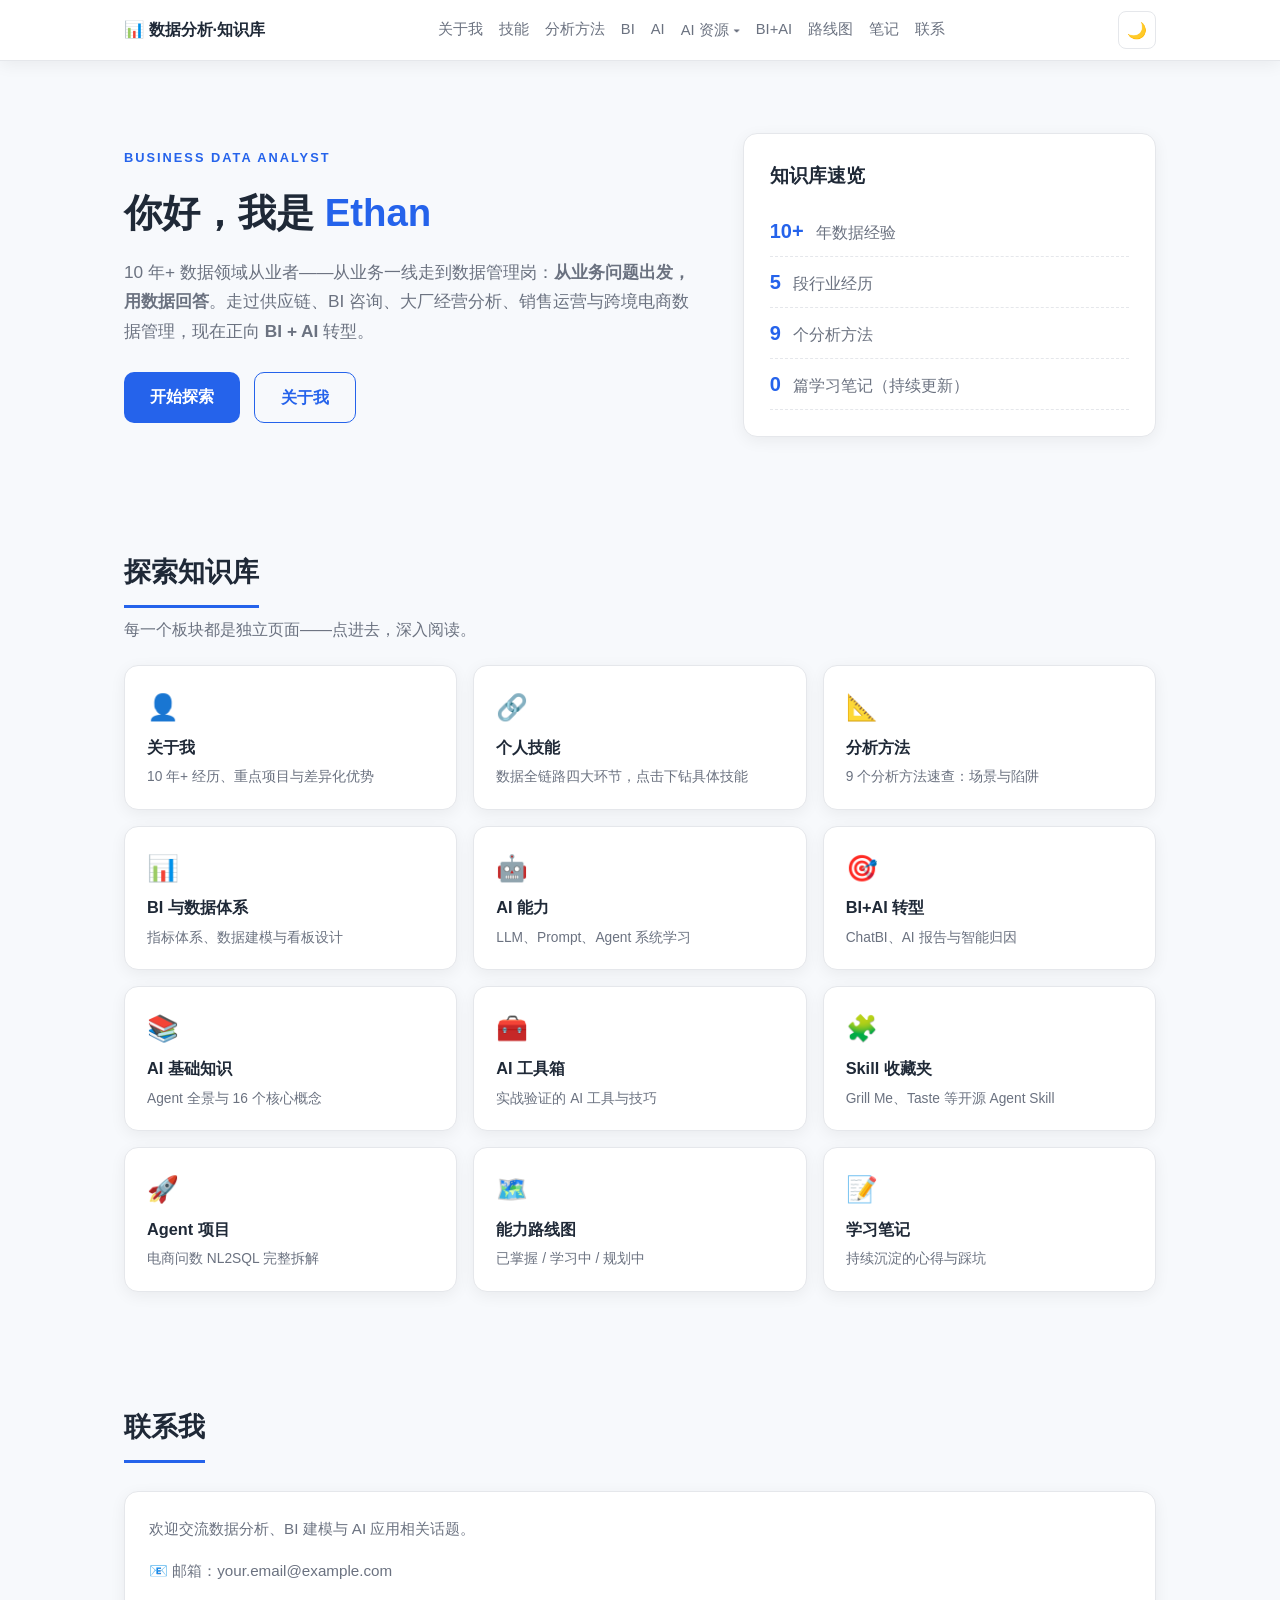
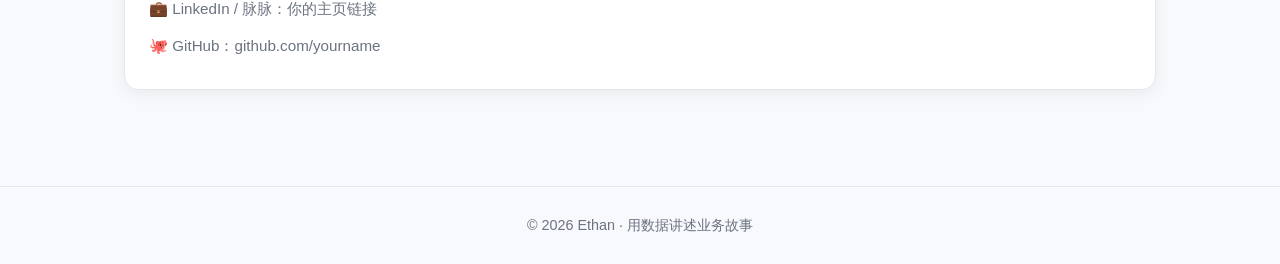
<file: index.html>
<!DOCTYPE html>
<html lang="zh-CN">
<head>
<meta charset="UTF-8">
<meta name="viewport" content="width=device-width, initial-scale=1.0">
<meta name="description" content="Ethan 的个人知识库：10 年+ 业务数据分析、BI 与 AI 实践——技能、方法论、项目与思考">
<title>Ethan · 业务数据分析师 · 个人知识库</title>
<link rel="stylesheet" href="css/style.css">
<link rel="icon" href="data:image/svg+xml,<svg xmlns='http://www.w3.org/2000/svg' viewBox='0 0 100 100'><text y='.9em' font-size='90'>📊</text></svg>">
</head>
<body>

<header class="navbar">
  <div class="container nav-inner">
    <a class="logo" href="#hero">📊 <span>数据分析·知识库</span></a>
    <nav id="nav">
      <a href="about.html">关于我</a>
      <a href="index.html#skills">技能</a>
      <a href="index.html#methods">分析方法</a>
      <a href="index.html#bi">BI</a>
      <a href="index.html#ai">AI</a>

    <div class="nav-drop">
      <button class="nav-drop-btn" type="button">AI 资源 ▾</button>
      <div class="nav-drop-menu">
        <a href="ai-basics.html">📚 AI 基础知识</a>
        <a href="toolbox.html">🧰 AI 工具箱</a>
        <a href="skills.html">🧩 Skill 收藏夹</a>
        <a href="agent-projects.html">🚀 Agent 项目</a>
      </div>
    </div>
      <a href="index.html#biai">BI+AI</a>
      <a href="index.html#roadmap">路线图</a>
      <a href="index.html#notes">笔记</a>
      <a href="index.html#contact">联系</a>
    </nav>
    <button class="theme-toggle" id="themeToggle" aria-label="切换主题">🌙</button>
    <button class="menu-btn" id="menuBtn" aria-label="菜单">☰</button>
  </div>
</header>

<section class="hero" id="hero">
  <div class="container hero-inner">
    <div class="hero-text">
      <p class="eyebrow">Business Data Analyst</p>
      <h1>你好，我是 <span class="accent">Ethan</span></h1>
      <p class="lead">10 年+ 数据领域从业者——从业务一线走到数据管理岗：<strong>从业务问题出发，用数据回答</strong>。走过供应链、BI 咨询、大厂经营分析、销售运营与跨境电商数据管理，现在正向 <strong>BI + AI</strong> 转型。</p>
      <div class="hero-actions">
        <a class="btn btn-primary" href="#explore">开始探索</a>
        <a class="btn btn-ghost" href="about.html">关于我</a>
      </div>
    </div>
    <div class="hero-card">
      <h3>知识库速览</h3>
      <ul class="stat-list">
        <li><span id="statYears">10+</span> 年数据经验</li>
        <li><span id="statJobs">5</span> 段行业经历</li>
        <li><span id="statMethods">9</span> 个分析方法</li>
        <li><span id="statNotes">0</span> 篇学习笔记（持续更新）</li>
      </ul>
    </div>
  </div>
</section>

<main class="container">

  <section id="explore" class="section reveal">
    <h2 class="section-title">探索知识库</h2>
    <p class="section-desc">每一个板块都是独立页面——点进去，深入阅读。</p>
    <div class="explore-grid">
        <a class="card explore-card" href="about.html">
          <span class="explore-icon">👤</span>
          <strong class="explore-title">关于我</strong>
          <span class="explore-desc">10 年+ 经历、重点项目与差异化优势</span>
        </a>
        <a class="card explore-card" href="pipeline.html">
          <span class="explore-icon">🔗</span>
          <strong class="explore-title">个人技能</strong>
          <span class="explore-desc">数据全链路四大环节，点击下钻具体技能</span>
        </a>
        <a class="card explore-card" href="methods.html">
          <span class="explore-icon">📐</span>
          <strong class="explore-title">分析方法</strong>
          <span class="explore-desc">9 个分析方法速查：场景与陷阱</span>
        </a>
        <a class="card explore-card" href="bi.html">
          <span class="explore-icon">📊</span>
          <strong class="explore-title">BI 与数据体系</strong>
          <span class="explore-desc">指标体系、数据建模与看板设计</span>
        </a>
        <a class="card explore-card" href="ai.html">
          <span class="explore-icon">🤖</span>
          <strong class="explore-title">AI 能力</strong>
          <span class="explore-desc">LLM、Prompt、Agent 系统学习</span>
        </a>
        <a class="card explore-card" href="biai.html">
          <span class="explore-icon">🎯</span>
          <strong class="explore-title">BI+AI 转型</strong>
          <span class="explore-desc">ChatBI、AI 报告与智能归因</span>
        </a>
        <a class="card explore-card" href="ai-basics.html">
          <span class="explore-icon">📚</span>
          <strong class="explore-title">AI 基础知识</strong>
          <span class="explore-desc">Agent 全景与 16 个核心概念</span>
        </a>
        <a class="card explore-card" href="toolbox.html">
          <span class="explore-icon">🧰</span>
          <strong class="explore-title">AI 工具箱</strong>
          <span class="explore-desc">实战验证的 AI 工具与技巧</span>
        </a>
        <a class="card explore-card" href="skills.html">
          <span class="explore-icon">🧩</span>
          <strong class="explore-title">Skill 收藏夹</strong>
          <span class="explore-desc">Grill Me、Taste 等开源 Agent Skill</span>
        </a>
        <a class="card explore-card" href="agent-projects.html">
          <span class="explore-icon">🚀</span>
          <strong class="explore-title">Agent 项目</strong>
          <span class="explore-desc">电商问数 NL2SQL 完整拆解</span>
        </a>
        <a class="card explore-card" href="roadmap.html">
          <span class="explore-icon">🗺️</span>
          <strong class="explore-title">能力路线图</strong>
          <span class="explore-desc">已掌握 / 学习中 / 规划中</span>
        </a>
        <a class="card explore-card" href="notes.html">
          <span class="explore-icon">📝</span>
          <strong class="explore-title">学习笔记</strong>
          <span class="explore-desc">持续沉淀的心得与踩坑</span>
        </a>
    </div>
  </section>

  <section id="contact" class="section reveal">
    <h2 class="section-title">联系我</h2>
    <div class="card contact-card">
      <p>欢迎交流数据分析、BI 建模与 AI 应用相关话题。</p>
      <ul class="contact-list">
        <li>📧 邮箱：your.email@example.com</li>
        <li>💼 LinkedIn / 脉脉：你的主页链接</li>
        <li>🐙 GitHub：github.com/yourname</li>
      </ul>
    </div>
  </section>

</main>


<footer>
  <div class="container">
    <p>© 2026 Ethan · 用数据讲述业务故事</p>
  </div>
</footer>

<script src="js/main.js"></script>
<script src="js/notes.js"></script>
</body>
</html>
</file>
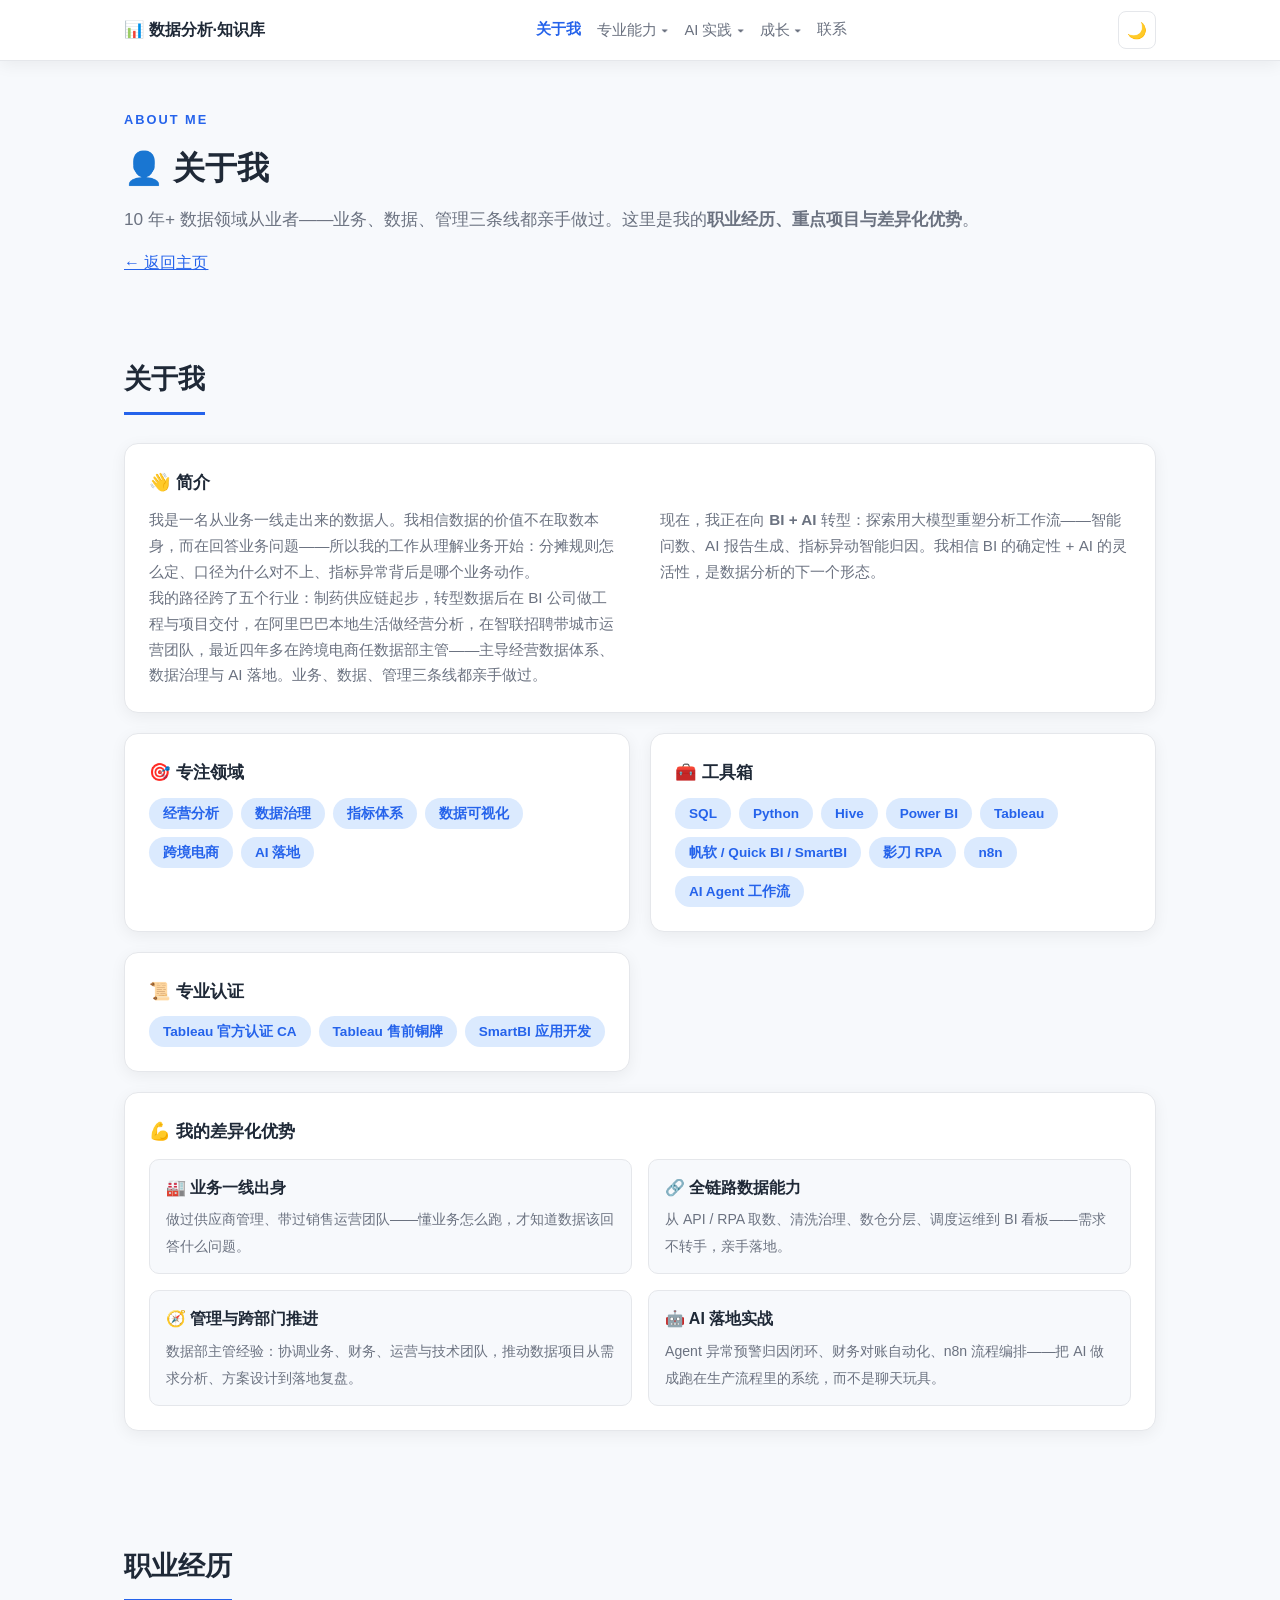
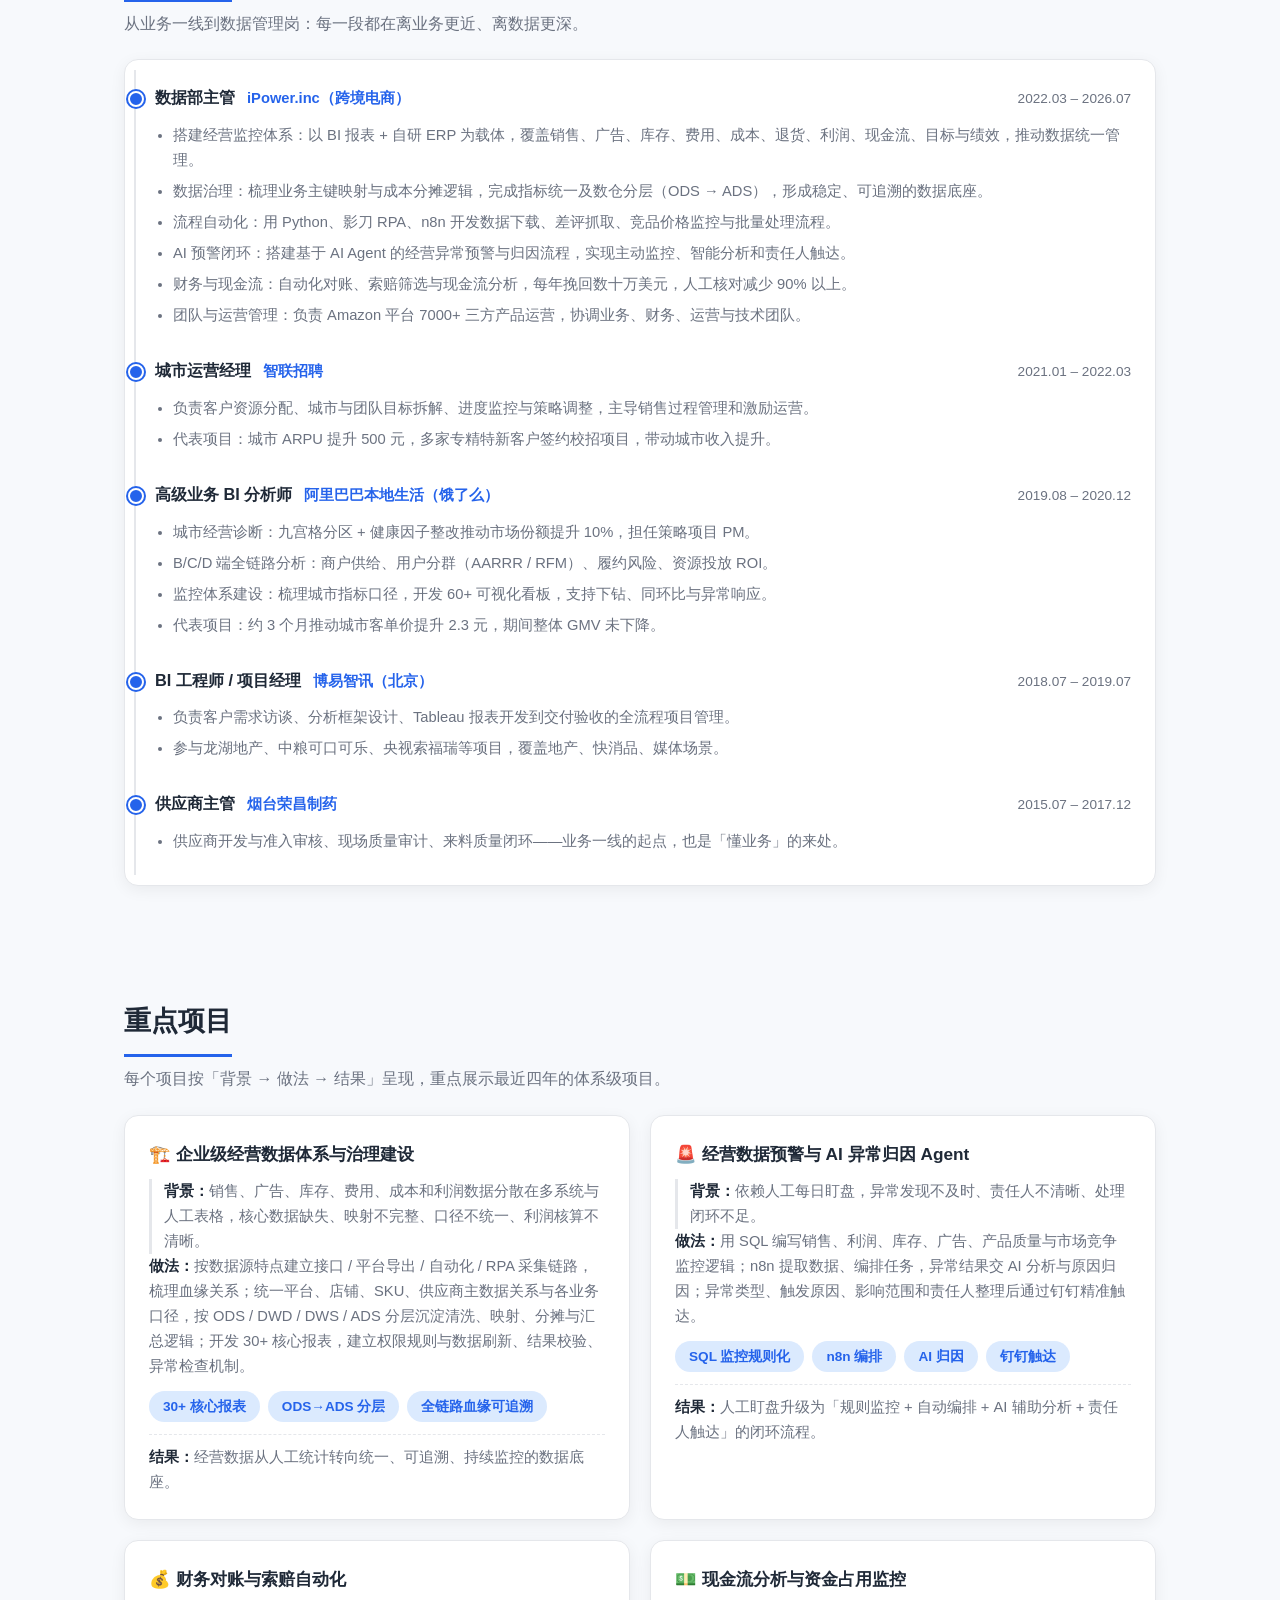
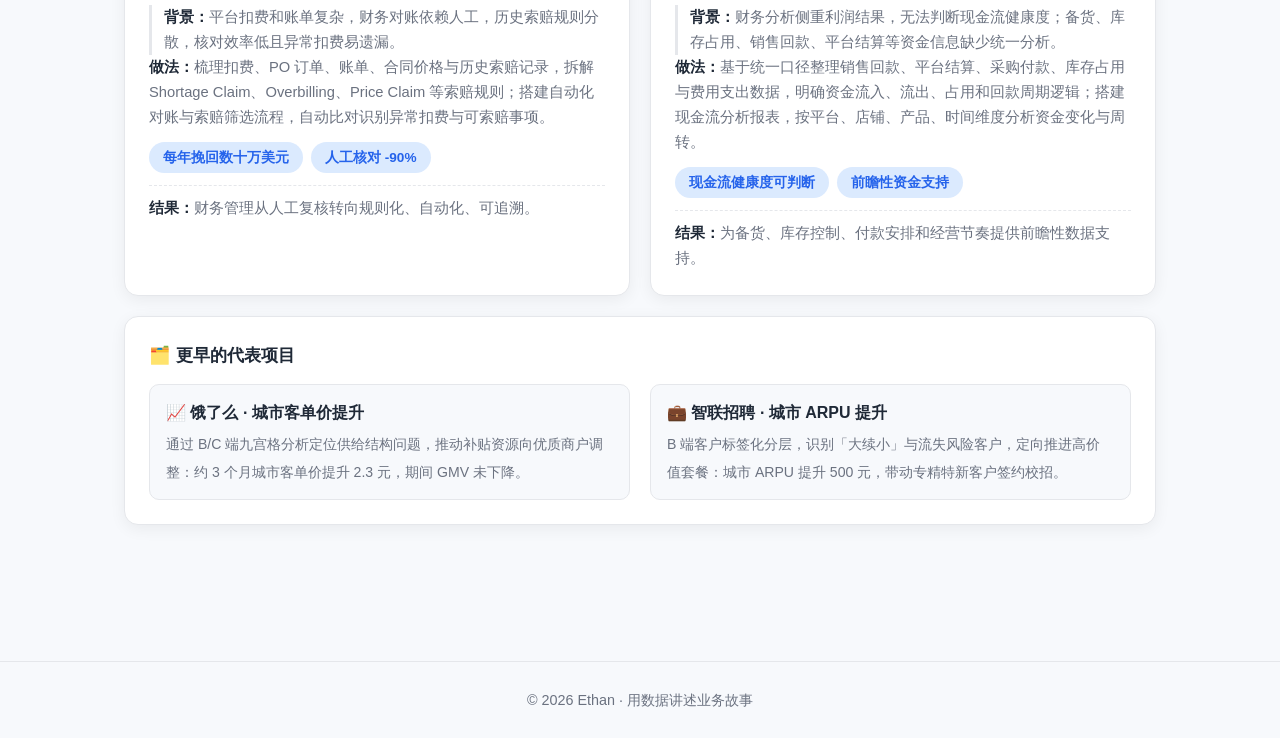
<file: about.html>
<!DOCTYPE html>
<html lang="zh-CN">
<head>
<meta charset="UTF-8">
<meta name="viewport" content="width=device-width, initial-scale=1.0">
<meta name="description" content="Ethan 的职业背景：10年+ 数据经验、五段行业经历、重点项目与差异化优势">
<title>关于我 · Ethan · 数据分析知识库</title>
<link rel="stylesheet" href="css/style.css">
<link rel="icon" href="data:image/svg+xml,<svg xmlns='http://www.w3.org/2000/svg' viewBox='0 0 100 100'><text y='.9em' font-size='90'>👤</text></svg>">
</head>
<body>

<header class="navbar">
  <div class="container nav-inner">
    <a class="logo" href="index.html">📊 <span>数据分析·知识库</span></a>
        <nav id="nav">
      <a href="about.html" style="color: var(--accent); font-weight: 600;">关于我</a>
    <div class="nav-drop">
      <button class="nav-drop-btn" type="button">专业能力 ▾</button>
      <div class="nav-drop-menu">
        <a href="pipeline.html">🔗 个人技能</a>
        <a href="methods.html">📐 分析方法</a>
        <a href="bi.html">📊 BI 与数据体系</a>
      </div>
    </div>
    <div class="nav-drop">
      <button class="nav-drop-btn" type="button">AI 实践 ▾</button>
      <div class="nav-drop-menu">
        <a href="ai.html">🤖 AI 能力</a>
        <a href="biai.html">🎯 BI+AI 转型</a>
        <a href="ai-basics.html">📚 AI 基础知识</a>
        <a href="toolbox.html">🧰 AI 工具箱</a>
        <a href="skills.html">🧩 Skill 收藏夹</a>
        <a href="agent-projects.html">🚀 Agent 项目</a>
      </div>
    </div>
    <div class="nav-drop">
      <button class="nav-drop-btn" type="button">成长 ▾</button>
      <div class="nav-drop-menu">
        <a href="roadmap.html">🗺️ 能力路线图</a>
        <a href="notes.html">📝 学习笔记</a>
      </div>
    </div>
      <a href="index.html#contact">联系</a>
    </nav>
    <button class="theme-toggle" id="themeToggle" aria-label="切换主题">🌙</button>
    <button class="menu-btn" id="menuBtn" aria-label="菜单">☰</button>
  </div>
</header>

<section class="hero" style="padding: 48px 0 24px;">
  <div class="container">
    <p class="eyebrow">About Me</p>
    <h1 style="font-size: 2rem; margin: 10px 0;">👤 关于我</h1>
    <p class="lead">10 年+ 数据领域从业者——业务、数据、管理三条线都亲手做过。这里是我的<strong>职业经历、重点项目与差异化优势</strong>。</p>
    <p style="margin-top: 14px;"><a href="index.html" class="accent">← 返回主页</a></p>
  </div>
</section>

<main class="container" style="padding-bottom: 40px;">
  <!-- 关于我 -->
  <section id="about" class="section reveal">
    <h2 class="section-title">关于我</h2>
    <div class="about-grid">
      <div class="card about-intro">
        <h3>👋 简介</h3>
        <div class="about-intro-text">
          <p>我是一名从业务一线走出来的数据人。我相信数据的价值不在取数本身，而在回答业务问题——所以我的工作从理解业务开始：分摊规则怎么定、口径为什么对不上、指标异常背后是哪个业务动作。</p>
          <p>我的路径跨了五个行业：制药供应链起步，转型数据后在 BI 公司做工程与项目交付，在阿里巴巴本地生活做经营分析，在智联招聘带城市运营团队，最近四年多在跨境电商任数据部主管——主导经营数据体系、数据治理与 AI 落地。业务、数据、管理三条线都亲手做过。</p>
          <p>现在，我正在向 <strong>BI + AI</strong> 转型：探索用大模型重塑分析工作流——智能问数、AI 报告生成、指标异动智能归因。我相信 BI 的确定性 + AI 的灵活性，是数据分析的下一个形态。</p>
        </div>
      </div>
      <div class="card">
        <h3>🎯 专注领域</h3>
        <ul class="tag-list">
          <li>经营分析</li><li>数据治理</li><li>指标体系</li>
          <li>数据可视化</li><li>跨境电商</li><li>AI 落地</li>
        </ul>
      </div>
      <div class="card">
        <h3>🧰 工具箱</h3>
        <ul class="tag-list">
          <li>SQL</li><li>Python</li><li>Hive</li>
          <li>Power BI</li><li>Tableau</li><li>帆软 / Quick BI / SmartBI</li>
          <li>影刀 RPA</li><li>n8n</li><li>AI Agent 工作流</li>
        </ul>
      </div>
      <div class="card">
        <h3>📜 专业认证</h3>
        <ul class="tag-list">
          <li>Tableau 官方认证 CA</li><li>Tableau 售前铜牌</li><li>SmartBI 应用开发</li>
        </ul>
      </div>

      <div class="card about-intro">
        <h3>💪 我的差异化优势</h3>
        <div class="strength-grid">
          <div class="strength-item">
            <strong>🏭 业务一线出身</strong>
            <span>做过供应商管理、带过销售运营团队——懂业务怎么跑，才知道数据该回答什么问题。</span>
          </div>
          <div class="strength-item">
            <strong>🔗 全链路数据能力</strong>
            <span>从 API / RPA 取数、清洗治理、数仓分层、调度运维到 BI 看板——需求不转手，亲手落地。</span>
          </div>
          <div class="strength-item">
            <strong>🧭 管理与跨部门推进</strong>
            <span>数据部主管经验：协调业务、财务、运营与技术团队，推动数据项目从需求分析、方案设计到落地复盘。</span>
          </div>
          <div class="strength-item">
            <strong>🤖 AI 落地实战</strong>
            <span>Agent 异常预警归因闭环、财务对账自动化、n8n 流程编排——把 AI 做成跑在生产流程里的系统，而不是聊天玩具。</span>
          </div>
        </div>
      </div>
    </div>
  </section>

  <!-- 职业经历 -->
  <section id="experience" class="section reveal">
    <h2 class="section-title">职业经历</h2>
    <p class="section-desc">从业务一线到数据管理岗：每一段都在离业务更近、离数据更深。</p>
    <div class="card timeline">
      <div class="tl-item">
        <div class="tl-head">
          <strong class="tl-role">数据部主管</strong>
          <span class="tl-co">iPower.inc（跨境电商）</span>
          <span class="tl-time">2022.03 – 2026.07</span>
        </div>
        <ul>
          <li>搭建经营监控体系：以 BI 报表 + 自研 ERP 为载体，覆盖销售、广告、库存、费用、成本、退货、利润、现金流、目标与绩效，推动数据统一管理。</li>
          <li>数据治理：梳理业务主键映射与成本分摊逻辑，完成指标统一及数仓分层（ODS → ADS），形成稳定、可追溯的数据底座。</li>
          <li>流程自动化：用 Python、影刀 RPA、n8n 开发数据下载、差评抓取、竞品价格监控与批量处理流程。</li>
          <li>AI 预警闭环：搭建基于 AI Agent 的经营异常预警与归因流程，实现主动监控、智能分析和责任人触达。</li>
          <li>财务与现金流：自动化对账、索赔筛选与现金流分析，每年挽回数十万美元，人工核对减少 90% 以上。</li>
          <li>团队与运营管理：负责 Amazon 平台 7000+ 三方产品运营，协调业务、财务、运营与技术团队。</li>
        </ul>
      </div>
      <div class="tl-item">
        <div class="tl-head">
          <strong class="tl-role">城市运营经理</strong>
          <span class="tl-co">智联招聘</span>
          <span class="tl-time">2021.01 – 2022.03</span>
        </div>
        <ul>
          <li>负责客户资源分配、城市与团队目标拆解、进度监控与策略调整，主导销售过程管理和激励运营。</li>
          <li>代表项目：城市 ARPU 提升 500 元，多家专精特新客户签约校招项目，带动城市收入提升。</li>
        </ul>
      </div>
      <div class="tl-item">
        <div class="tl-head">
          <strong class="tl-role">高级业务 BI 分析师</strong>
          <span class="tl-co">阿里巴巴本地生活（饿了么）</span>
          <span class="tl-time">2019.08 – 2020.12</span>
        </div>
        <ul>
          <li>城市经营诊断：九宫格分区 + 健康因子整改推动市场份额提升 10%，担任策略项目 PM。</li>
          <li>B/C/D 端全链路分析：商户供给、用户分群（AARRR / RFM）、履约风险、资源投放 ROI。</li>
          <li>监控体系建设：梳理城市指标口径，开发 60+ 可视化看板，支持下钻、同环比与异常响应。</li>
          <li>代表项目：约 3 个月推动城市客单价提升 2.3 元，期间整体 GMV 未下降。</li>
        </ul>
      </div>
      <div class="tl-item">
        <div class="tl-head">
          <strong class="tl-role">BI 工程师 / 项目经理</strong>
          <span class="tl-co">博易智讯（北京）</span>
          <span class="tl-time">2018.07 – 2019.07</span>
        </div>
        <ul>
          <li>负责客户需求访谈、分析框架设计、Tableau 报表开发到交付验收的全流程项目管理。</li>
          <li>参与龙湖地产、中粮可口可乐、央视索福瑞等项目，覆盖地产、快消品、媒体场景。</li>
        </ul>
      </div>
      <div class="tl-item">
        <div class="tl-head">
          <strong class="tl-role">供应商主管</strong>
          <span class="tl-co">烟台荣昌制药</span>
          <span class="tl-time">2015.07 – 2017.12</span>
        </div>
        <ul>
          <li>供应商开发与准入审核、现场质量审计、来料质量闭环——业务一线的起点，也是「懂业务」的来处。</li>
        </ul>
      </div>
    </div>
  </section>

  <!-- 重点项目 -->
  <section id="projects" class="section reveal">
    <h2 class="section-title">重点项目</h2>
    <p class="section-desc">每个项目按「背景 → 做法 → 结果」呈现，重点展示最近四年的体系级项目。</p>
    <div class="proj-grid">
      <div class="card proj-card">
        <h3>🏗️ 企业级经营数据体系与治理建设</h3>
        <p class="proj-bg"><strong>背景：</strong>销售、广告、库存、费用、成本和利润数据分散在多系统与人工表格，核心数据缺失、映射不完整、口径不统一、利润核算不清晰。</p>
        <p><strong>做法：</strong>按数据源特点建立接口 / 平台导出 / 自动化 / RPA 采集链路，梳理血缘关系；统一平台、店铺、SKU、供应商主数据关系与各业务口径，按 ODS / DWD / DWS / ADS 分层沉淀清洗、映射、分摊与汇总逻辑；开发 30+ 核心报表，建立权限规则与数据刷新、结果校验、异常检查机制。</p>
        <div class="metric-row"><span class="metric">30+ 核心报表</span><span class="metric">ODS→ADS 分层</span><span class="metric">全链路血缘可追溯</span></div>
        <p class="proj-result"><strong>结果：</strong>经营数据从人工统计转向统一、可追溯、持续监控的数据底座。</p>
      </div>
      <div class="card proj-card">
        <h3>🚨 经营数据预警与 AI 异常归因 Agent</h3>
        <p class="proj-bg"><strong>背景：</strong>依赖人工每日盯盘，异常发现不及时、责任人不清晰、处理闭环不足。</p>
        <p><strong>做法：</strong>用 SQL 编写销售、利润、库存、广告、产品质量与市场竞争监控逻辑；n8n 提取数据、编排任务，异常结果交 AI 分析与原因归因；异常类型、触发原因、影响范围和责任人整理后通过钉钉精准触达。</p>
        <div class="metric-row"><span class="metric">SQL 监控规则化</span><span class="metric">n8n 编排</span><span class="metric">AI 归因</span><span class="metric">钉钉触达</span></div>
        <p class="proj-result"><strong>结果：</strong>人工盯盘升级为「规则监控 + 自动编排 + AI 辅助分析 + 责任人触达」的闭环流程。</p>
      </div>
      <div class="card proj-card">
        <h3>💰 财务对账与索赔自动化</h3>
        <p class="proj-bg"><strong>背景：</strong>平台扣费和账单复杂，财务对账依赖人工，历史索赔规则分散，核对效率低且异常扣费易遗漏。</p>
        <p><strong>做法：</strong>梳理扣费、PO 订单、账单、合同价格与历史索赔记录，拆解 Shortage Claim、Overbilling、Price Claim 等索赔规则；搭建自动化对账与索赔筛选流程，自动比对识别异常扣费与可索赔事项。</p>
        <div class="metric-row"><span class="metric">每年挽回数十万美元</span><span class="metric">人工核对 -90%</span></div>
        <p class="proj-result"><strong>结果：</strong>财务管理从人工复核转向规则化、自动化、可追溯。</p>
      </div>
      <div class="card proj-card">
        <h3>💵 现金流分析与资金占用监控</h3>
        <p class="proj-bg"><strong>背景：</strong>财务分析侧重利润结果，无法判断现金流健康度；备货、库存占用、销售回款、平台结算等资金信息缺少统一分析。</p>
        <p><strong>做法：</strong>基于统一口径整理销售回款、平台结算、采购付款、库存占用与费用支出数据，明确资金流入、流出、占用和回款周期逻辑；搭建现金流分析报表，按平台、店铺、产品、时间维度分析资金变化与周转。</p>
        <div class="metric-row"><span class="metric">现金流健康度可判断</span><span class="metric">前瞻性资金支持</span></div>
        <p class="proj-result"><strong>结果：</strong>为备货、库存控制、付款安排和经营节奏提供前瞻性数据支持。</p>
      </div>
    </div>
    <div class="card" style="margin-top: 20px;">
      <h3>🗂️ 更早的代表项目</h3>
      <div class="proj-grid" style="margin-top: 14px;">
        <div class="strength-item">
          <strong>📈 饿了么 · 城市客单价提升</strong>
          <span>通过 B/C 端九宫格分析定位供给结构问题，推动补贴资源向优质商户调整：约 3 个月城市客单价提升 2.3 元，期间 GMV 未下降。</span>
        </div>
        <div class="strength-item">
          <strong>💼 智联招聘 · 城市 ARPU 提升</strong>
          <span>B 端客户标签化分层，识别「大续小」与流失风险客户，定向推进高价值套餐：城市 ARPU 提升 500 元，带动专精特新客户签约校招。</span>
        </div>
      </div>
    </div>
  </section>
</main>

<footer>
  <div class="container">
    <p>© 2026 Ethan · 用数据讲述业务故事</p>
  </div>
</footer>

<script src="js/main.js"></script>
<script src="js/skills.js"></script>
</body>
</html>
</file>
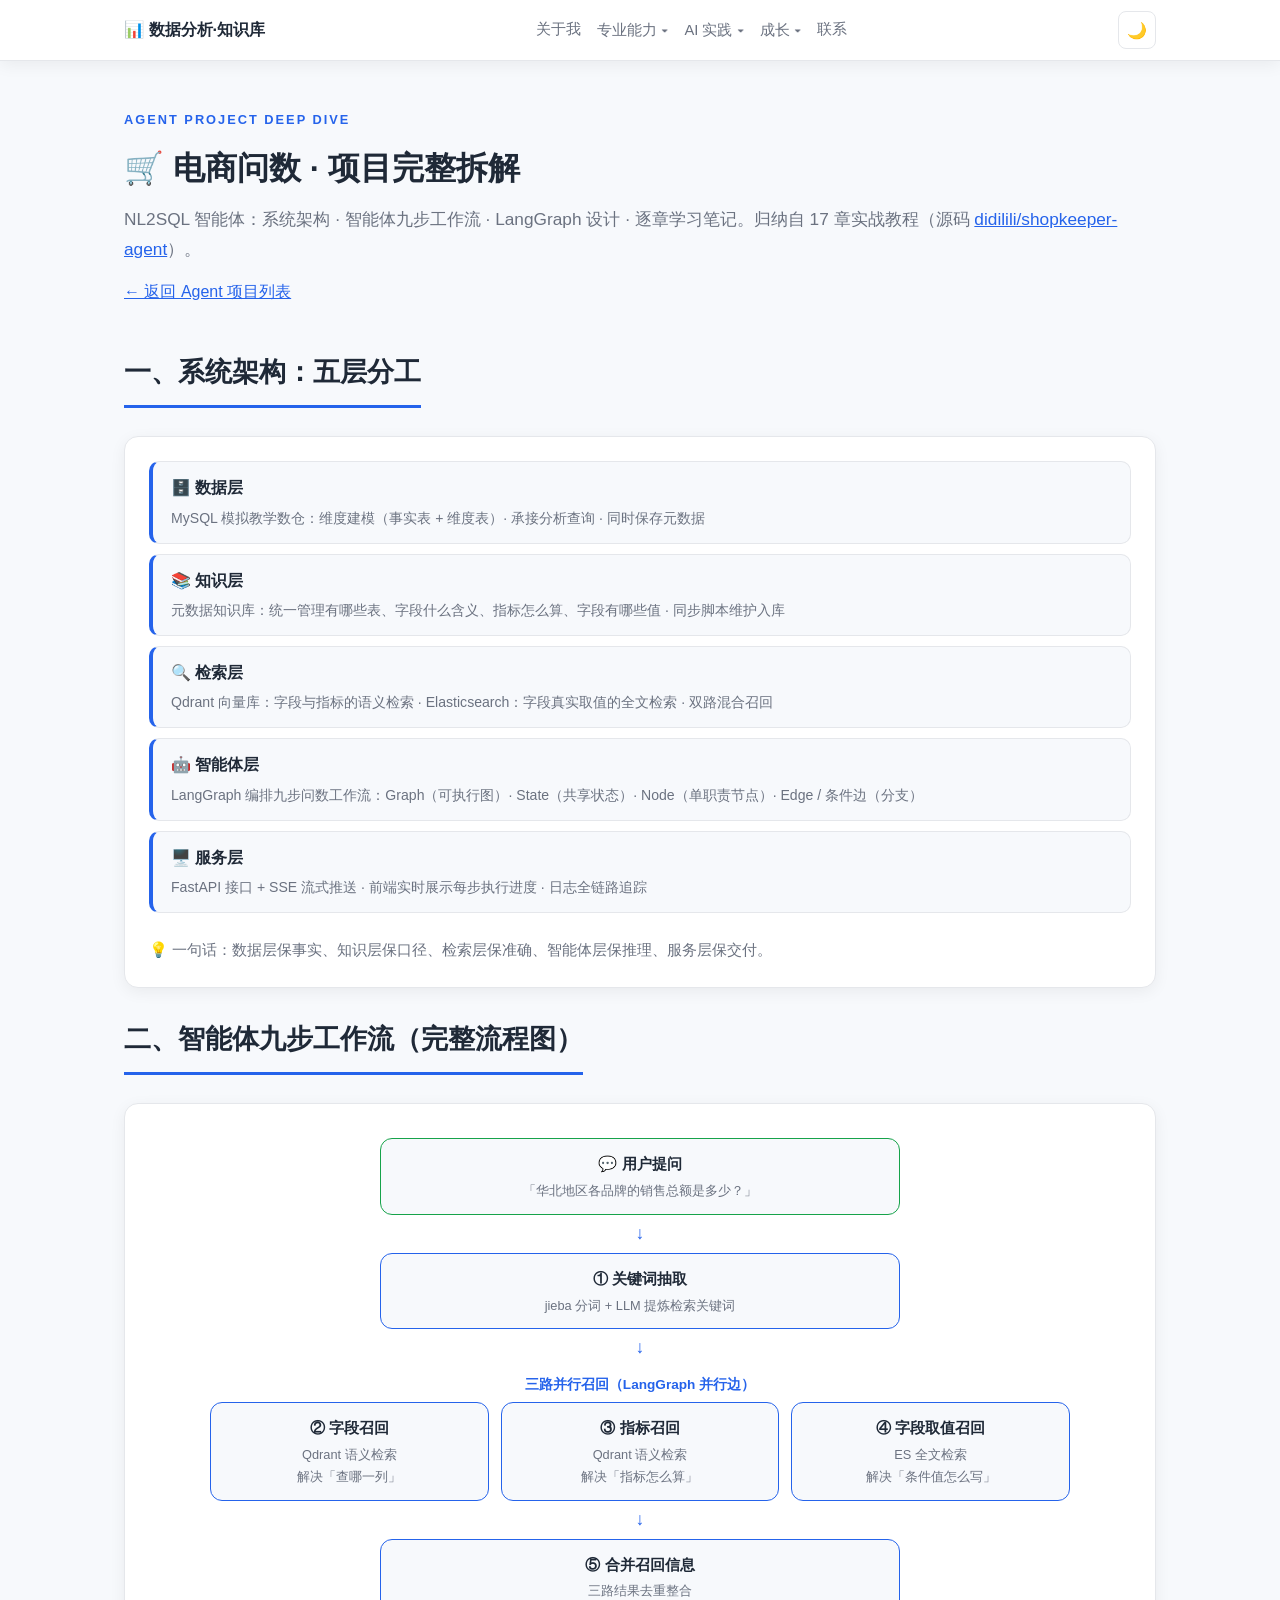
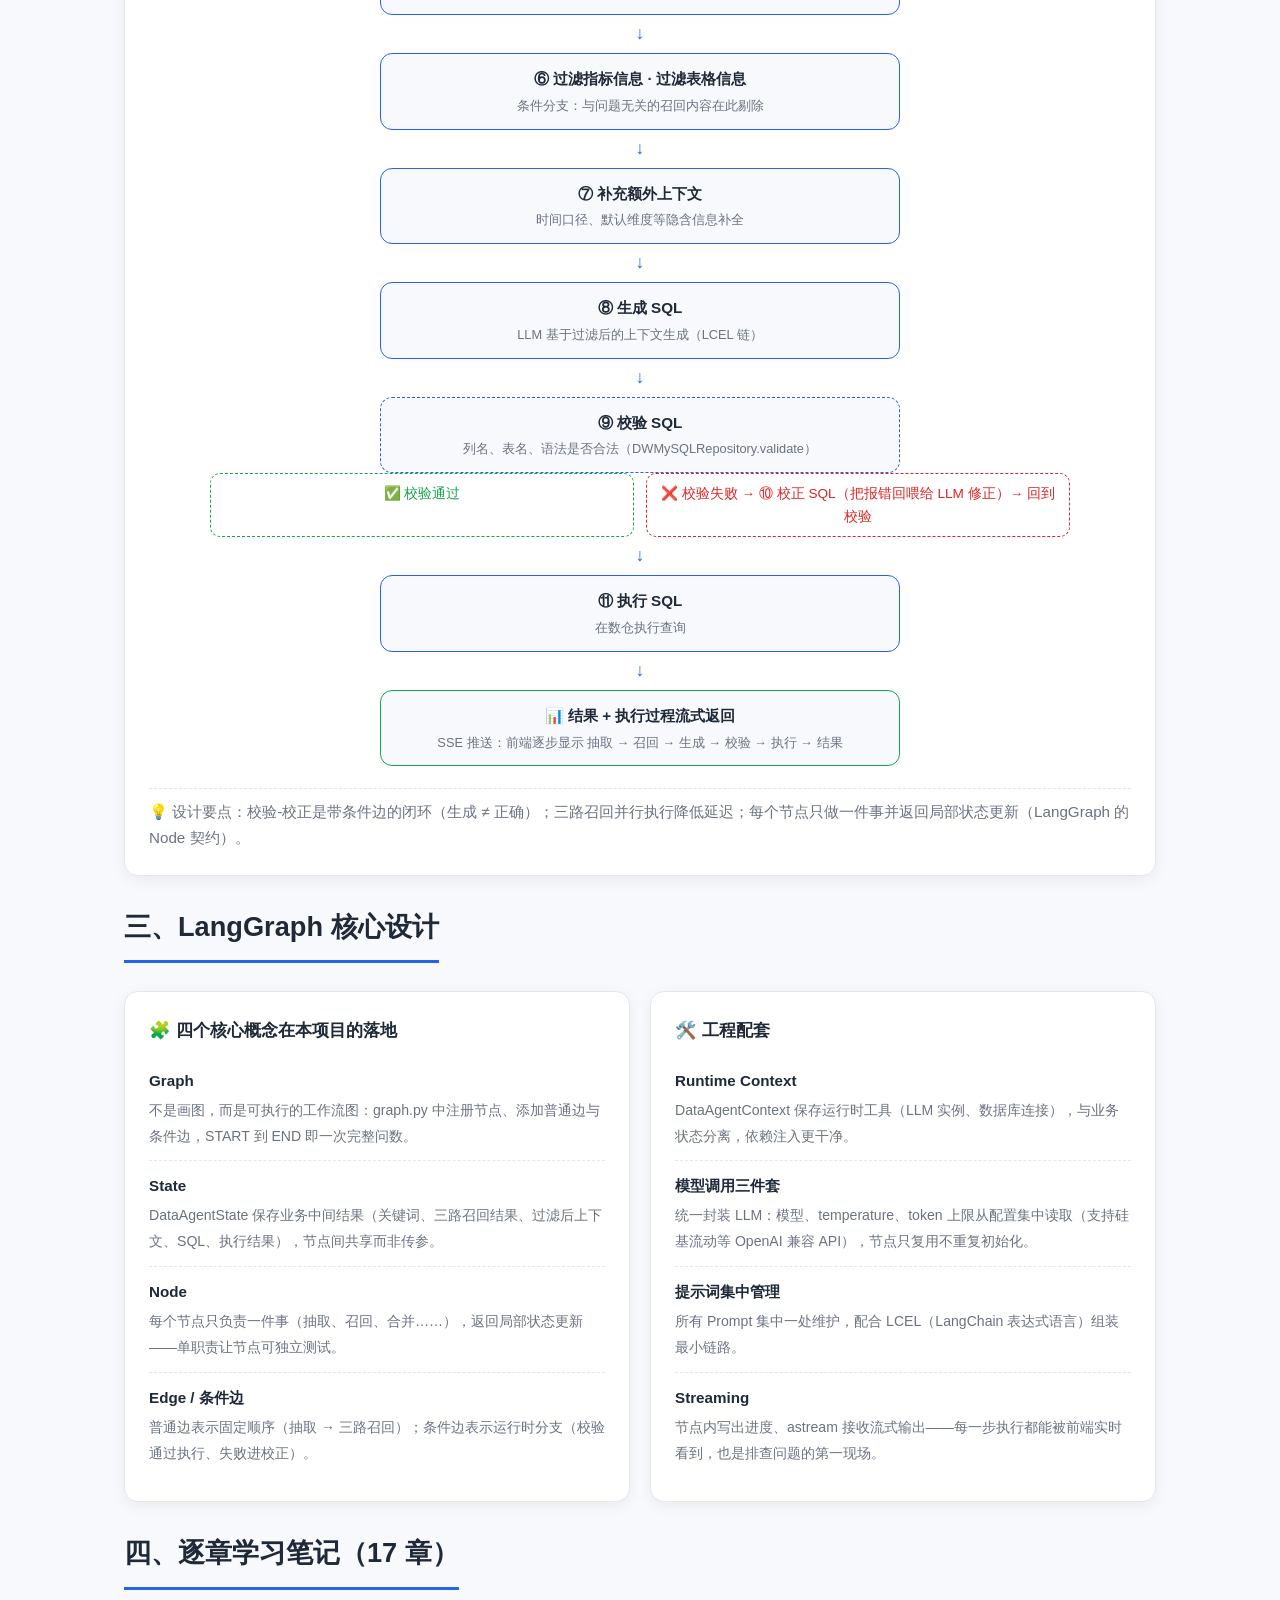
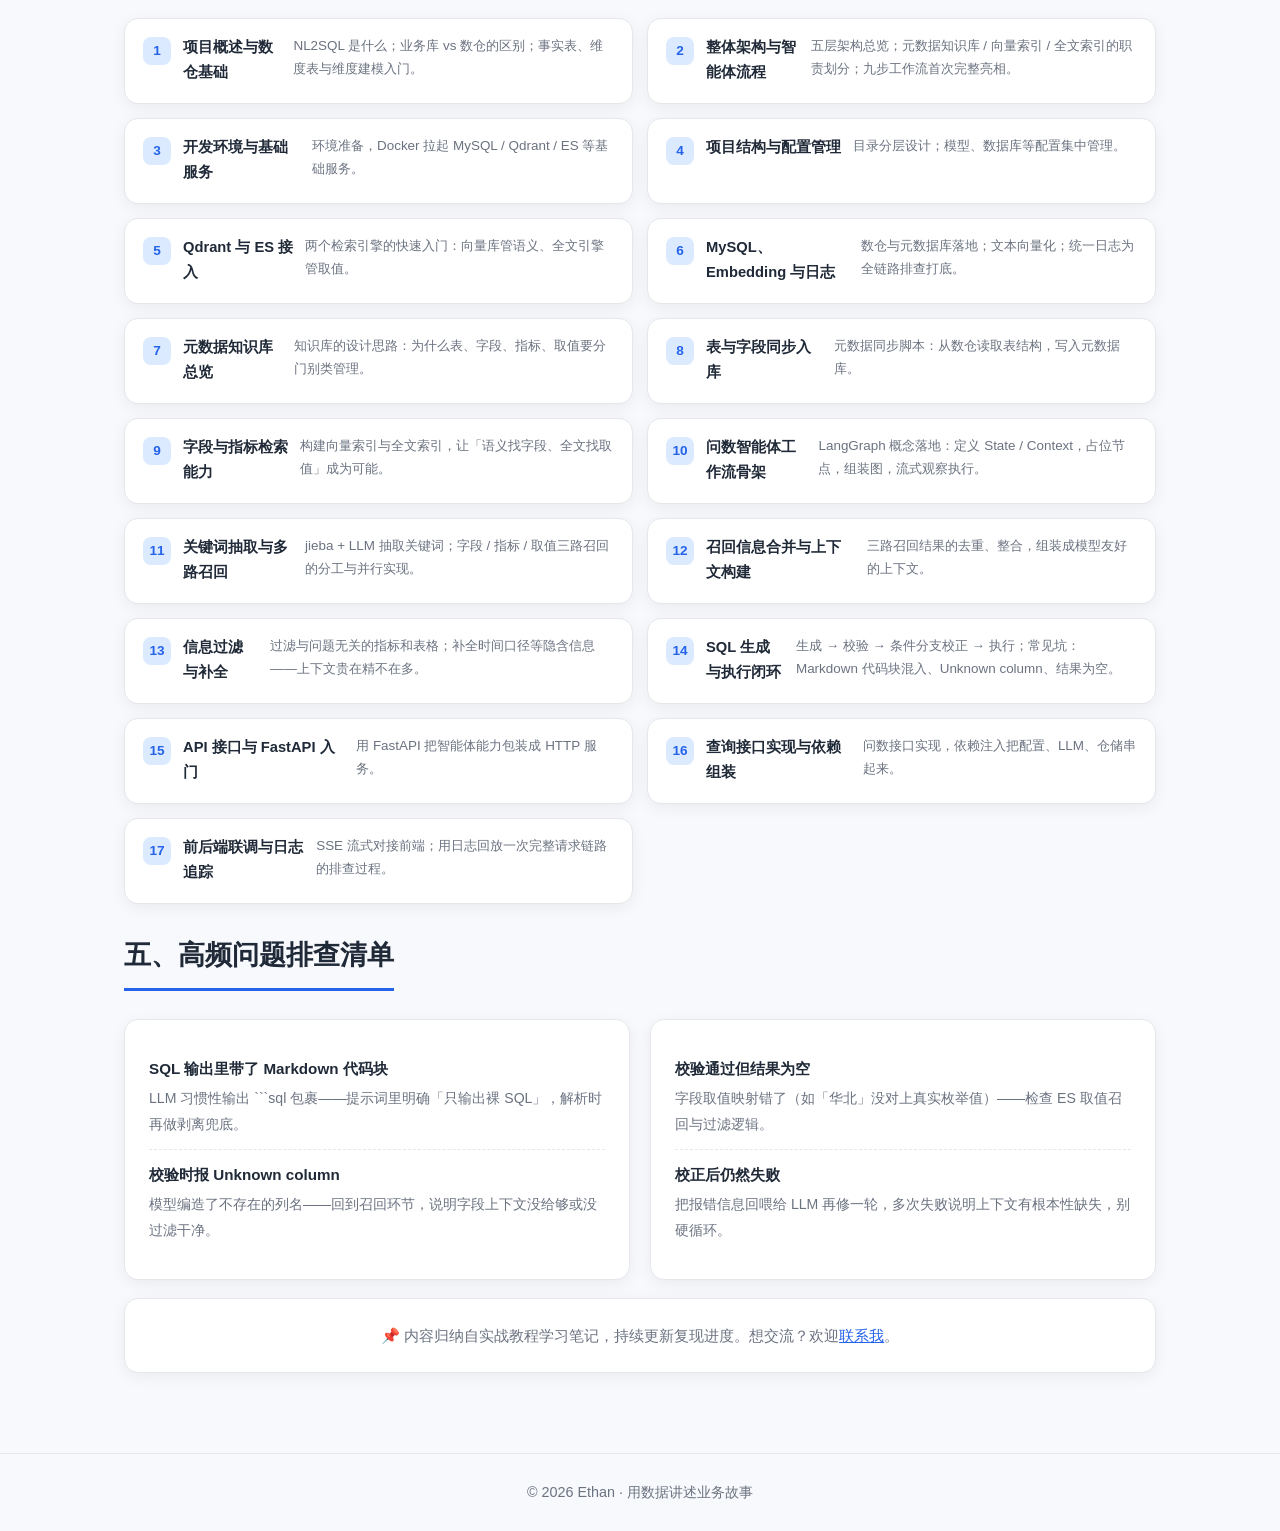
<file: agent-project-eshop.html>
<!DOCTYPE html>
<html lang="zh-CN">
<head>
<meta charset="UTF-8">
<meta name="viewport" content="width=device-width, initial-scale=1.0">
<meta name="description" content="电商问数（NL2SQL Agent）完整拆解：系统架构图、九步工作流、LangGraph 设计与逐章学习笔记">
<title>电商问数 · 项目完整拆解 · 数据分析知识库</title>
<link rel="stylesheet" href="css/style.css">
<link rel="icon" href="data:image/svg+xml,<svg xmlns='http://www.w3.org/2000/svg' viewBox='0 0 100 100'><text y='.9em' font-size='90'>🚀</text></svg>">
</head>
<body>

<header class="navbar">
  <div class="container nav-inner">
    <a class="logo" href="index.html">📊 <span>数据分析·知识库</span></a>
        <nav id="nav">
      <a href="about.html">关于我</a>
    <div class="nav-drop">
      <button class="nav-drop-btn" type="button">专业能力 ▾</button>
      <div class="nav-drop-menu">
        <a href="pipeline.html">🔗 个人技能</a>
        <a href="methods.html">📐 分析方法</a>
        <a href="bi.html">📊 BI 与数据体系</a>
      </div>
    </div>
    <div class="nav-drop">
      <button class="nav-drop-btn" type="button">AI 实践 ▾</button>
      <div class="nav-drop-menu">
        <a href="ai.html">🤖 AI 能力</a>
        <a href="biai.html">🎯 BI+AI 转型</a>
        <a href="ai-basics.html">📚 AI 基础知识</a>
        <a href="toolbox.html">🧰 AI 工具箱</a>
        <a href="skills.html">🧩 Skill 收藏夹</a>
        <a href="agent-projects.html" style="color: var(--accent); font-weight: 600;">🚀 Agent 项目</a>
      </div>
    </div>
    <div class="nav-drop">
      <button class="nav-drop-btn" type="button">成长 ▾</button>
      <div class="nav-drop-menu">
        <a href="roadmap.html">🗺️ 能力路线图</a>
        <a href="notes.html">📝 学习笔记</a>
      </div>
    </div>
      <a href="index.html#contact">联系</a>
    </nav>
    <button class="theme-toggle" id="themeToggle" aria-label="切换主题">🌙</button>
    <button class="menu-btn" id="menuBtn" aria-label="菜单">☰</button>
  </div>
</header>

<section class="hero" style="padding: 48px 0 24px;">
  <div class="container">
    <p class="eyebrow">Agent Project Deep Dive</p>
    <h1 style="font-size: 2rem; margin: 10px 0;">🛒 电商问数 · 项目完整拆解</h1>
    <p class="lead">NL2SQL 智能体：系统架构 · 智能体九步工作流 · LangGraph 设计 · 逐章学习笔记。归纳自 17 章实战教程（源码 <a href="https://github.com/didilili/shopkeeper-agent" target="_blank" rel="noopener" class="accent">didilili/shopkeeper-agent</a>）。</p>
    <p style="margin-top: 14px;"><a href="agent-projects.html" class="accent">← 返回 Agent 项目列表</a></p>
  </div>
</section>

<main class="container" style="padding-bottom: 40px;">

  <!-- 系统五层架构 -->
  <section class="section" style="padding: 20px 0 8px;">
    <h2 class="section-title">一、系统架构：五层分工</h2>
    <div class="card" style="margin-top: 20px;">
      <div class="arch-stack">
        <div class="arch-layer"><strong>🖥️ 服务层</strong><span>FastAPI 接口 + SSE 流式推送 · 前端实时展示每步执行进度 · 日志全链路追踪</span></div>
        <div class="arch-layer"><strong>🤖 智能体层</strong><span>LangGraph 编排九步问数工作流：Graph（可执行图）· State（共享状态）· Node（单职责节点）· Edge / 条件边（分支）</span></div>
        <div class="arch-layer"><strong>🔍 检索层</strong><span>Qdrant 向量库：字段与指标的语义检索 · Elasticsearch：字段真实取值的全文检索 · 双路混合召回</span></div>
        <div class="arch-layer"><strong>📚 知识层</strong><span>元数据知识库：统一管理有哪些表、字段什么含义、指标怎么算、字段有哪些值 · 同步脚本维护入库</span></div>
        <div class="arch-layer"><strong>🗄️ 数据层</strong><span>MySQL 模拟教学数仓：维度建模（事实表 + 维度表）· 承接分析查询 · 同时保存元数据</span></div>
      </div>
      <p class="term-example" style="border-top: none; margin-top: 14px;">💡 一句话：数据层保事实、知识层保口径、检索层保准确、智能体层保推理、服务层保交付。</p>
    </div>
  </section>

  <!-- 智能体工作流流程图 -->
  <section class="section" style="padding: 20px 0 8px;">
    <h2 class="section-title">二、智能体九步工作流（完整流程图）</h2>
    <div class="card" style="margin-top: 20px;">
      <div class="flow">
        <div class="flow-node flow-start">💬 用户提问<div class="flow-note">「华北地区各品牌的销售总额是多少？」</div></div>
        <div class="flow-arrow">↓</div>
        <div class="flow-node">① 关键词抽取<div class="flow-note">jieba 分词 + LLM 提炼检索关键词</div></div>
        <div class="flow-arrow">↓</div>
        <div class="flow-branch-label">三路并行召回（LangGraph 并行边）</div>
        <div class="flow-branch">
          <div class="flow-node">② 字段召回<div class="flow-note">Qdrant 语义检索<br>解决「查哪一列」</div></div>
          <div class="flow-node">③ 指标召回<div class="flow-note">Qdrant 语义检索<br>解决「指标怎么算」</div></div>
          <div class="flow-node">④ 字段取值召回<div class="flow-note">ES 全文检索<br>解决「条件值怎么写」</div></div>
        </div>
        <div class="flow-arrow">↓</div>
        <div class="flow-node">⑤ 合并召回信息<div class="flow-note">三路结果去重整合</div></div>
        <div class="flow-arrow">↓</div>
        <div class="flow-node">⑥ 过滤指标信息 · 过滤表格信息<div class="flow-note">条件分支：与问题无关的召回内容在此剔除</div></div>
        <div class="flow-arrow">↓</div>
        <div class="flow-node">⑦ 补充额外上下文<div class="flow-note">时间口径、默认维度等隐含信息补全</div></div>
        <div class="flow-arrow">↓</div>
        <div class="flow-node">⑧ 生成 SQL<div class="flow-note">LLM 基于过滤后的上下文生成（LCEL 链）</div></div>
        <div class="flow-arrow">↓</div>
        <div class="flow-node flow-decision">⑨ 校验 SQL<div class="flow-note">列名、表名、语法是否合法（DWMySQLRepository.validate）</div></div>
        <div class="flow-split">
          <div class="flow-pass">✅ 校验通过</div>
          <div class="flow-fail">❌ 校验失败 → ⑩ 校正 SQL（把报错回喂给 LLM 修正）→ 回到校验</div>
        </div>
        <div class="flow-arrow">↓</div>
        <div class="flow-node">⑪ 执行 SQL<div class="flow-note">在数仓执行查询</div></div>
        <div class="flow-arrow">↓</div>
        <div class="flow-node flow-end">📊 结果 + 执行过程流式返回<div class="flow-note">SSE 推送：前端逐步显示 抽取 → 召回 → 生成 → 校验 → 执行 → 结果</div></div>
      </div>
      <p class="term-example">💡 设计要点：校验-校正是带条件边的闭环（生成 ≠ 正确）；三路召回并行执行降低延迟；每个节点只做一件事并返回局部状态更新（LangGraph 的 Node 契约）。</p>
    </div>
  </section>

  <!-- LangGraph 设计 -->
  <section class="section" style="padding: 20px 0 8px;">
    <h2 class="section-title">三、LangGraph 核心设计</h2>
    <div class="two-col">
      <div class="card">
        <h3>🧩 四个核心概念在本项目的落地</h3>
        <ul class="detail-list">
          <li><strong>Graph</strong><span>不是画图，而是可执行的工作流图：graph.py 中注册节点、添加普通边与条件边，START 到 END 即一次完整问数。</span></li>
          <li><strong>State</strong><span>DataAgentState 保存业务中间结果（关键词、三路召回结果、过滤后上下文、SQL、执行结果），节点间共享而非传参。</span></li>
          <li><strong>Node</strong><span>每个节点只负责一件事（抽取、召回、合并……），返回局部状态更新——单职责让节点可独立测试。</span></li>
          <li><strong>Edge / 条件边</strong><span>普通边表示固定顺序（抽取 → 三路召回）；条件边表示运行时分支（校验通过执行、失败进校正）。</span></li>
        </ul>
      </div>
      <div class="card">
        <h3>🛠️ 工程配套</h3>
        <ul class="detail-list">
          <li><strong>Runtime Context</strong><span>DataAgentContext 保存运行时工具（LLM 实例、数据库连接），与业务状态分离，依赖注入更干净。</span></li>
          <li><strong>模型调用三件套</strong><span>统一封装 LLM：模型、temperature、token 上限从配置集中读取（支持硅基流动等 OpenAI 兼容 API），节点只复用不重复初始化。</span></li>
          <li><strong>提示词集中管理</strong><span>所有 Prompt 集中一处维护，配合 LCEL（LangChain 表达式语言）组装最小链路。</span></li>
          <li><strong>Streaming</strong><span>节点内写出进度、astream 接收流式输出——每一步执行都能被前端实时看到，也是排查问题的第一现场。</span></li>
        </ul>
      </div>
    </div>
  </section>

  <!-- 逐章笔记 -->
  <section class="section" style="padding: 20px 0 8px;">
    <h2 class="section-title">四、逐章学习笔记（17 章）</h2>
    <div class="chapter-grid">
      <div class="card chapter-card"><span class="chapter-no">1</span><strong>项目概述与数仓基础</strong><p>NL2SQL 是什么；业务库 vs 数仓的区别；事实表、维度表与维度建模入门。</p></div>
      <div class="card chapter-card"><span class="chapter-no">2</span><strong>整体架构与智能体流程</strong><p>五层架构总览；元数据知识库 / 向量索引 / 全文索引的职责划分；九步工作流首次完整亮相。</p></div>
      <div class="card chapter-card"><span class="chapter-no">3</span><strong>开发环境与基础服务</strong><p>环境准备，Docker 拉起 MySQL / Qdrant / ES 等基础服务。</p></div>
      <div class="card chapter-card"><span class="chapter-no">4</span><strong>项目结构与配置管理</strong><p>目录分层设计；模型、数据库等配置集中管理。</p></div>
      <div class="card chapter-card"><span class="chapter-no">5</span><strong>Qdrant 与 ES 接入</strong><p>两个检索引擎的快速入门：向量库管语义、全文引擎管取值。</p></div>
      <div class="card chapter-card"><span class="chapter-no">6</span><strong>MySQL、Embedding 与日志</strong><p>数仓与元数据库落地；文本向量化；统一日志为全链路排查打底。</p></div>
      <div class="card chapter-card"><span class="chapter-no">7</span><strong>元数据知识库总览</strong><p>知识库的设计思路：为什么表、字段、指标、取值要分门别类管理。</p></div>
      <div class="card chapter-card"><span class="chapter-no">8</span><strong>表与字段同步入库</strong><p>元数据同步脚本：从数仓读取表结构，写入元数据库。</p></div>
      <div class="card chapter-card"><span class="chapter-no">9</span><strong>字段与指标检索能力</strong><p>构建向量索引与全文索引，让「语义找字段、全文找取值」成为可能。</p></div>
      <div class="card chapter-card"><span class="chapter-no">10</span><strong>问数智能体工作流骨架</strong><p>LangGraph 概念落地：定义 State / Context，占位节点，组装图，流式观察执行。</p></div>
      <div class="card chapter-card"><span class="chapter-no">11</span><strong>关键词抽取与多路召回</strong><p>jieba + LLM 抽取关键词；字段 / 指标 / 取值三路召回的分工与并行实现。</p></div>
      <div class="card chapter-card"><span class="chapter-no">12</span><strong>召回信息合并与上下文构建</strong><p>三路召回结果的去重、整合，组装成模型友好的上下文。</p></div>
      <div class="card chapter-card"><span class="chapter-no">13</span><strong>信息过滤与补全</strong><p>过滤与问题无关的指标和表格；补全时间口径等隐含信息——上下文贵在精不在多。</p></div>
      <div class="card chapter-card"><span class="chapter-no">14</span><strong>SQL 生成与执行闭环</strong><p>生成 → 校验 → 条件分支校正 → 执行；常见坑：Markdown 代码块混入、Unknown column、结果为空。</p></div>
      <div class="card chapter-card"><span class="chapter-no">15</span><strong>API 接口与 FastAPI 入门</strong><p>用 FastAPI 把智能体能力包装成 HTTP 服务。</p></div>
      <div class="card chapter-card"><span class="chapter-no">16</span><strong>查询接口实现与依赖组装</strong><p>问数接口实现，依赖注入把配置、LLM、仓储串起来。</p></div>
      <div class="card chapter-card"><span class="chapter-no">17</span><strong>前后端联调与日志追踪</strong><p>SSE 流式对接前端；用日志回放一次完整请求链路的排查过程。</p></div>
    </div>
  </section>

  <!-- 踩坑清单 -->
  <section class="section" style="padding: 20px 0 8px;">
    <h2 class="section-title">五、高频问题排查清单</h2>
    <div class="two-col">
      <div class="card">
        <ul class="detail-list">
          <li><strong>SQL 输出里带了 Markdown 代码块</strong><span>LLM 习惯性输出 ```sql 包裹——提示词里明确「只输出裸 SQL」，解析时再做剥离兜底。</span></li>
          <li><strong>校验时报 Unknown column</strong><span>模型编造了不存在的列名——回到召回环节，说明字段上下文没给够或没过滤干净。</span></li>
        </ul>
      </div>
      <div class="card">
        <ul class="detail-list">
          <li><strong>校验通过但结果为空</strong><span>字段取值映射错了（如「华北」没对上真实枚举值）——检查 ES 取值召回与过滤逻辑。</span></li>
          <li><strong>校正后仍然失败</strong><span>把报错信息回喂给 LLM 再修一轮，多次失败说明上下文有根本性缺失，别硬循环。</span></li>
        </ul>
      </div>
    </div>
  </section>

  <div class="card" style="margin-top: 10px; text-align: center;">
    <p>📌 内容归纳自实战教程学习笔记，持续更新复现进度。想交流？欢迎<a href="index.html#contact" class="accent">联系我</a>。</p>
  </div>

</main>

<footer>
  <div class="container">
    <p>© 2026 Ethan · 用数据讲述业务故事</p>
  </div>
</footer>

<script src="js/main.js"></script>
</body>
</html>
</file>
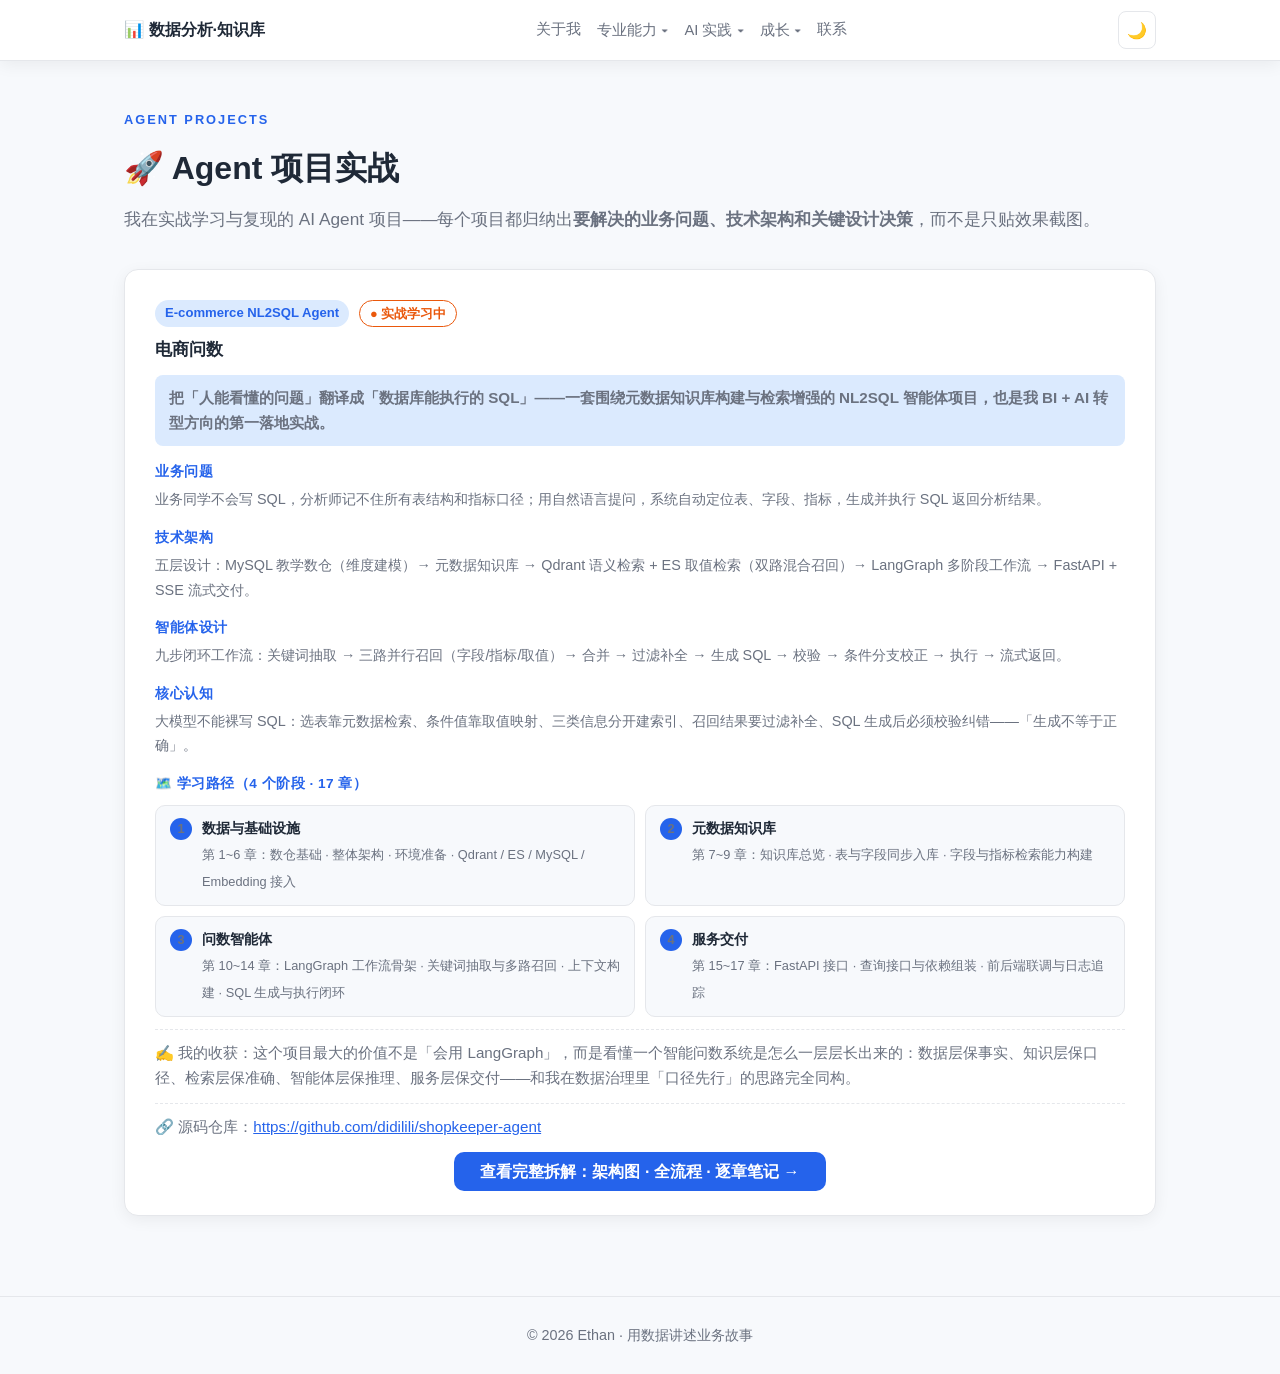
<file: agent-projects.html>
<!DOCTYPE html>
<html lang="zh-CN">
<head>
<meta charset="UTF-8">
<meta name="viewport" content="width=device-width, initial-scale=1.0">
<meta name="description" content="Ethan 的 AI Agent 项目实战：电商问数（NL2SQL 智能体）等项目的设计思路与学习笔记">
<title>Agent 项目实战 · 数据分析知识库</title>
<link rel="stylesheet" href="css/style.css">
<link rel="icon" href="data:image/svg+xml,<svg xmlns='http://www.w3.org/2000/svg' viewBox='0 0 100 100'><text y='.9em' font-size='90'>🚀</text></svg>">
</head>
<body>

<header class="navbar">
  <div class="container nav-inner">
    <a class="logo" href="index.html">📊 <span>数据分析·知识库</span></a>
        <nav id="nav">
      <a href="about.html">关于我</a>
    <div class="nav-drop">
      <button class="nav-drop-btn" type="button">专业能力 ▾</button>
      <div class="nav-drop-menu">
        <a href="pipeline.html">🔗 个人技能</a>
        <a href="methods.html">📐 分析方法</a>
        <a href="bi.html">📊 BI 与数据体系</a>
      </div>
    </div>
    <div class="nav-drop">
      <button class="nav-drop-btn" type="button">AI 实践 ▾</button>
      <div class="nav-drop-menu">
        <a href="ai.html">🤖 AI 能力</a>
        <a href="biai.html">🎯 BI+AI 转型</a>
        <a href="ai-basics.html">📚 AI 基础知识</a>
        <a href="toolbox.html">🧰 AI 工具箱</a>
        <a href="skills.html">🧩 Skill 收藏夹</a>
        <a href="agent-projects.html" style="color: var(--accent); font-weight: 600;">🚀 Agent 项目</a>
      </div>
    </div>
    <div class="nav-drop">
      <button class="nav-drop-btn" type="button">成长 ▾</button>
      <div class="nav-drop-menu">
        <a href="roadmap.html">🗺️ 能力路线图</a>
        <a href="notes.html">📝 学习笔记</a>
      </div>
    </div>
      <a href="index.html#contact">联系</a>
    </nav>
    <button class="theme-toggle" id="themeToggle" aria-label="切换主题">🌙</button>
    <button class="menu-btn" id="menuBtn" aria-label="菜单">☰</button>
  </div>
</header>

<section class="hero" style="padding: 48px 0 24px;">
  <div class="container">
    <p class="eyebrow">Agent Projects</p>
    <h1 style="font-size: 2rem; margin: 10px 0;">🚀 Agent 项目实战</h1>
    <p class="lead">我在实战学习与复现的 AI Agent 项目——每个项目都归纳出<strong>要解决的业务问题、技术架构和关键设计决策</strong>，而不是只贴效果截图。</p>
  </div>
</section>

<main class="container" style="padding-bottom: 40px;">
  <div id="projectList" class="project-list">
    <!-- 项目卡片由 js/agent-projects.js 渲染 -->
  </div>
</main>

<footer>
  <div class="container">
    <p>© 2026 Ethan · 用数据讲述业务故事</p>
  </div>
</footer>

<script src="js/main.js"></script>
<script src="js/agent-projects.js"></script>
</body>
</html>
</file>
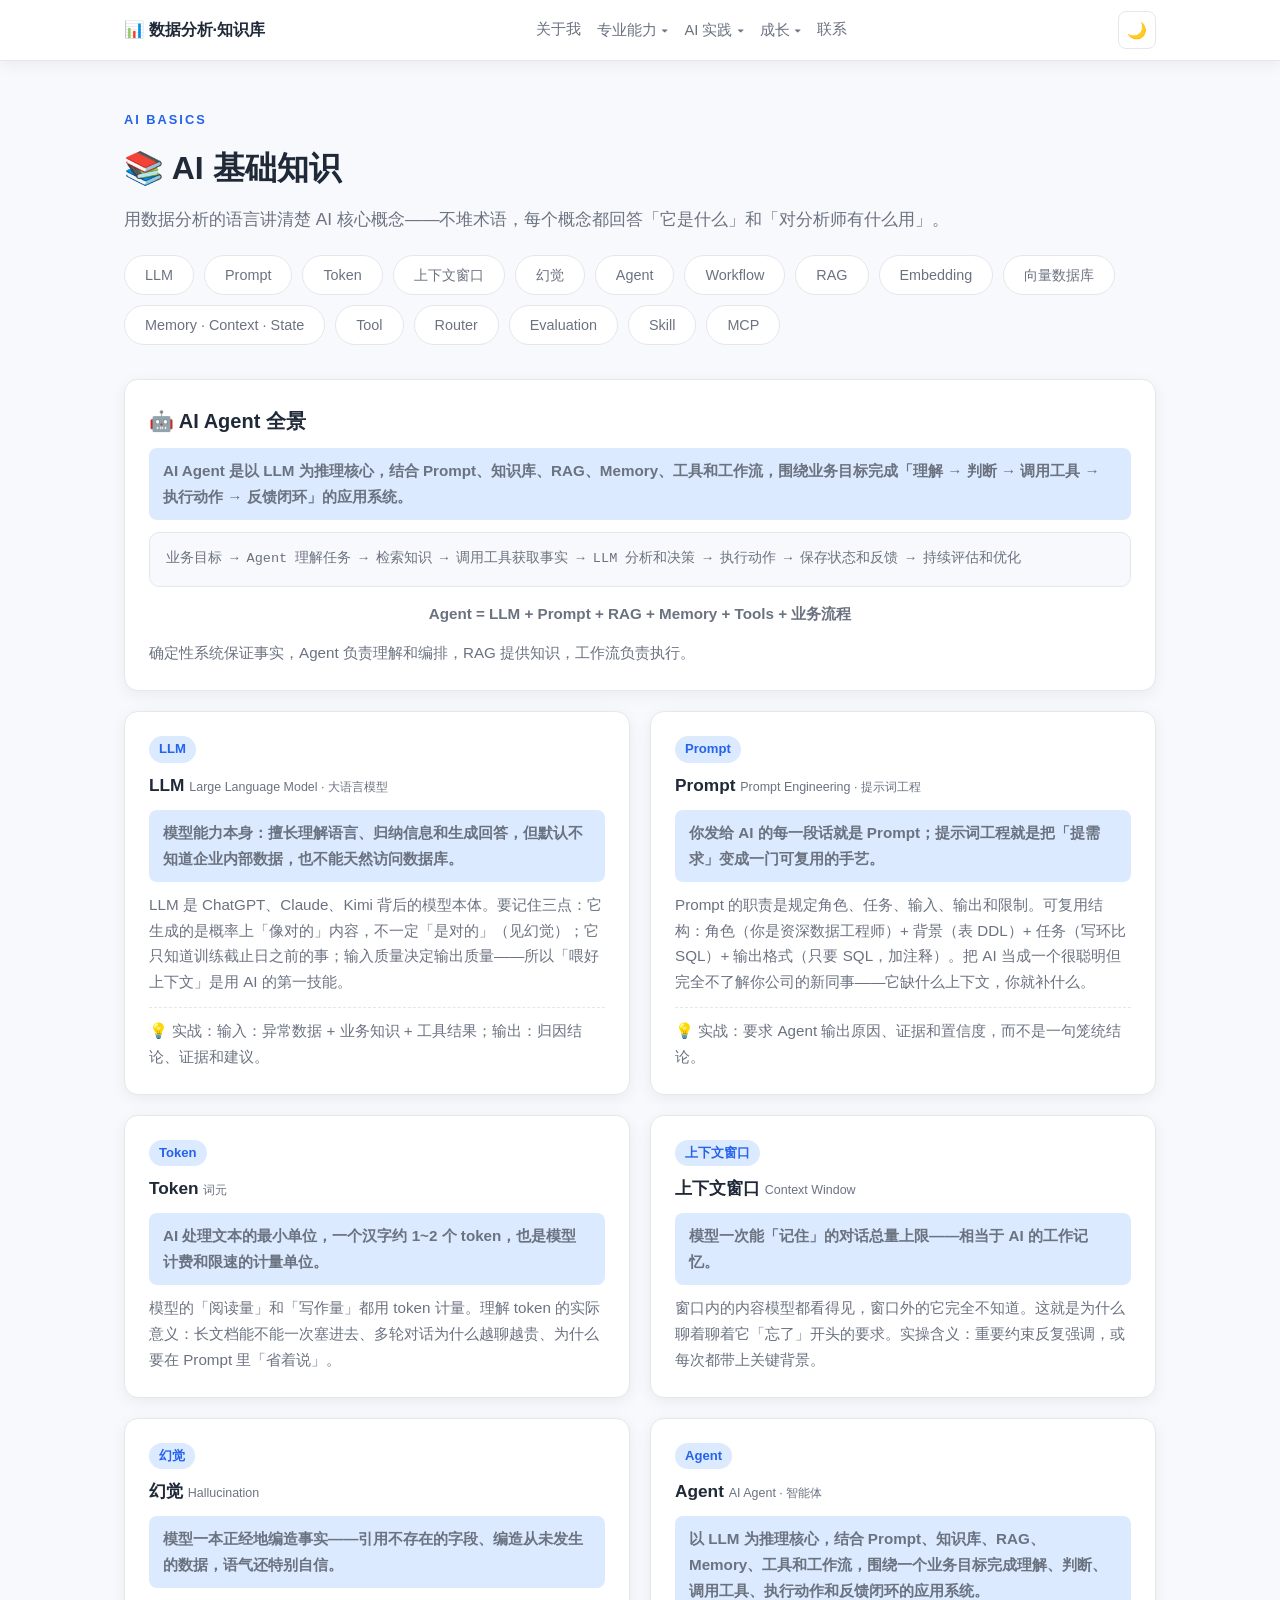
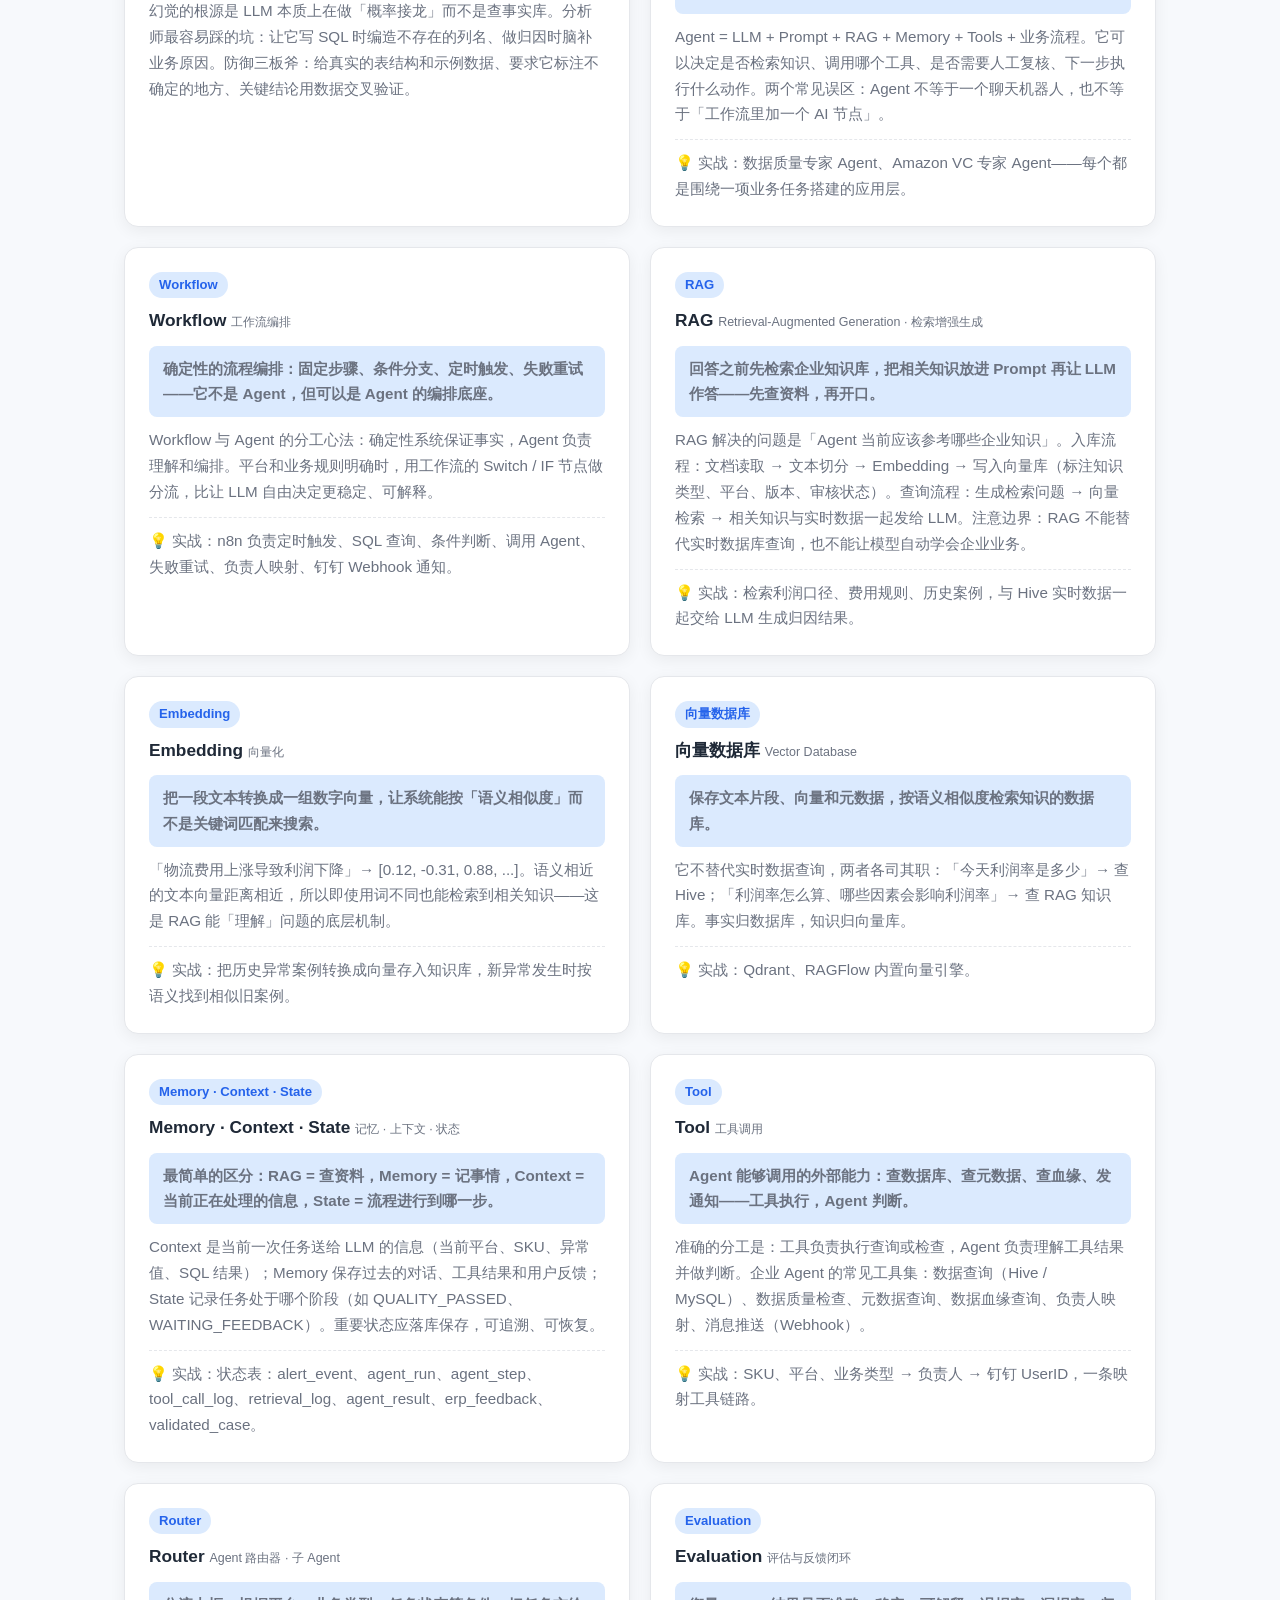
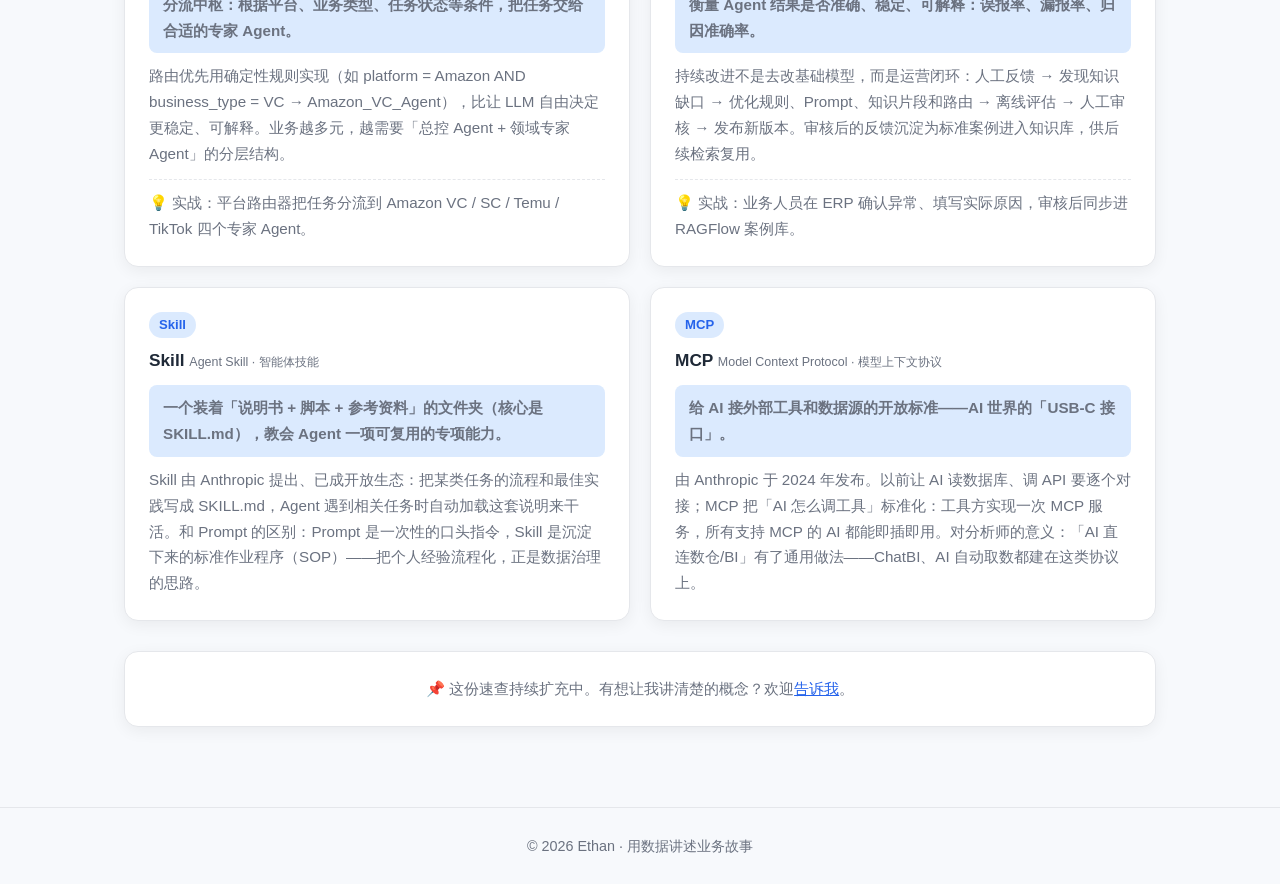
<file: ai-basics.html>
<!DOCTYPE html>
<html lang="zh-CN">
<head>
<meta charset="UTF-8">
<meta name="viewport" content="width=device-width, initial-scale=1.0">
<meta name="description" content="AI 基础知识速查：什么是 LLM、Agent、Skill、MCP、RAG 等核心概念，用数据分析的语言讲清楚">
<title>AI 基础知识 · 数据分析知识库</title>
<link rel="stylesheet" href="css/style.css">
<link rel="icon" href="data:image/svg+xml,<svg xmlns='http://www.w3.org/2000/svg' viewBox='0 0 100 100'><text y='.9em' font-size='90'>📚</text></svg>">
</head>
<body>

<header class="navbar">
  <div class="container nav-inner">
    <a class="logo" href="index.html">📊 <span>数据分析·知识库</span></a>
        <nav id="nav">
      <a href="about.html">关于我</a>
    <div class="nav-drop">
      <button class="nav-drop-btn" type="button">专业能力 ▾</button>
      <div class="nav-drop-menu">
        <a href="pipeline.html">🔗 个人技能</a>
        <a href="methods.html">📐 分析方法</a>
        <a href="bi.html">📊 BI 与数据体系</a>
      </div>
    </div>
    <div class="nav-drop">
      <button class="nav-drop-btn" type="button">AI 实践 ▾</button>
      <div class="nav-drop-menu">
        <a href="ai.html">🤖 AI 能力</a>
        <a href="biai.html">🎯 BI+AI 转型</a>
        <a href="ai-basics.html" style="color: var(--accent); font-weight: 600;">📚 AI 基础知识</a>
        <a href="toolbox.html">🧰 AI 工具箱</a>
        <a href="skills.html">🧩 Skill 收藏夹</a>
        <a href="agent-projects.html">🚀 Agent 项目</a>
      </div>
    </div>
    <div class="nav-drop">
      <button class="nav-drop-btn" type="button">成长 ▾</button>
      <div class="nav-drop-menu">
        <a href="roadmap.html">🗺️ 能力路线图</a>
        <a href="notes.html">📝 学习笔记</a>
      </div>
    </div>
      <a href="index.html#contact">联系</a>
    </nav>
    <button class="theme-toggle" id="themeToggle" aria-label="切换主题">🌙</button>
    <button class="menu-btn" id="menuBtn" aria-label="菜单">☰</button>
  </div>
</header>

<section class="hero" style="padding: 48px 0 24px;">
  <div class="container">
    <p class="eyebrow">AI Basics</p>
    <h1 style="font-size: 2rem; margin: 10px 0;">📚 AI 基础知识</h1>
    <p class="lead">用数据分析的语言讲清楚 AI 核心概念——不堆术语，每个概念都回答「它是什么」和「对分析师有什么用」。</p>
    <div class="skill-filter" id="termNav" style="margin-top: 20px;"></div>
  </div>
</section>

<main class="container" style="padding-bottom: 40px;">
  <div class="ai-grid" id="termGrid" style="margin-top: 10px;">
    <!-- 概念卡片由 js/ai-basics.js 渲染 -->
  </div>

  <div class="card" style="margin-top: 30px; text-align: center;">
    <p>📌 这份速查持续扩充中。有想让我讲清楚的概念？欢迎<a href="index.html#contact" class="accent">告诉我</a>。</p>
  </div>
</main>

<footer>
  <div class="container">
    <p>© 2026 Ethan · 用数据讲述业务故事</p>
  </div>
</footer>

<script src="js/main.js"></script>
<script src="js/ai-basics.js"></script>
</body>
</html>
</file>
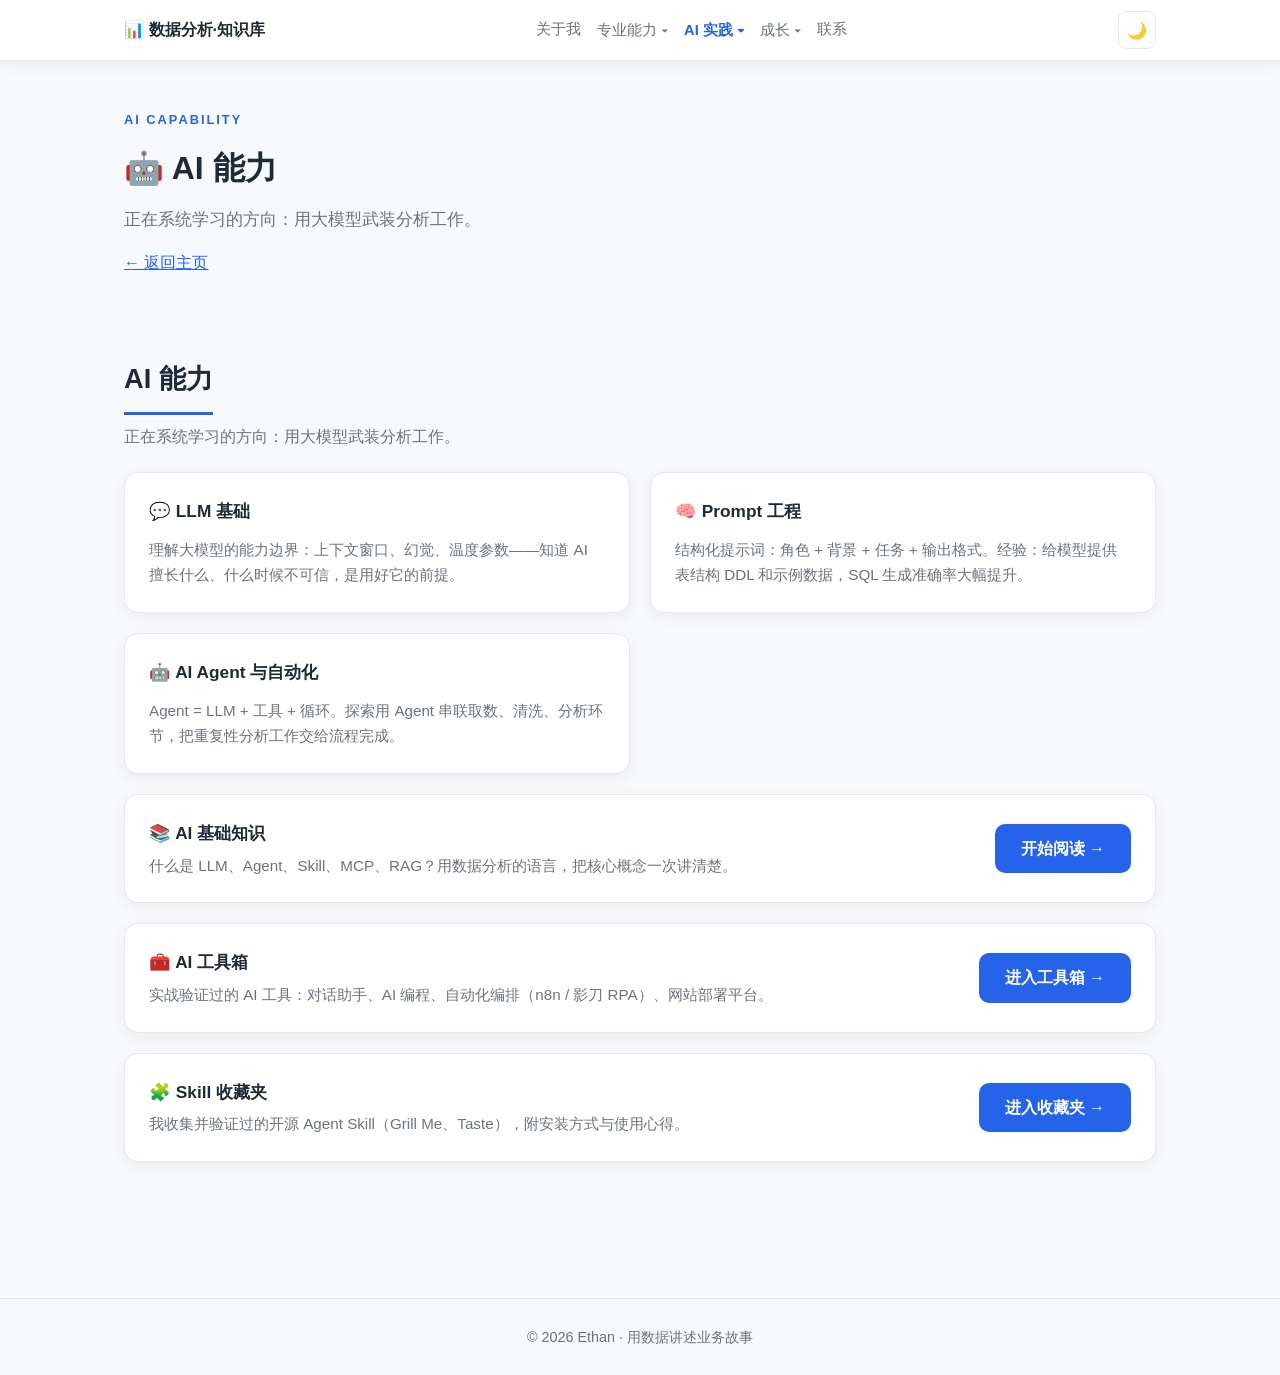
<file: ai.html>
<!DOCTYPE html>
<html lang="zh-CN">
<head>
<meta charset="UTF-8">
<meta name="viewport" content="width=device-width, initial-scale=1.0">
<meta name="description" content="AI 能力：LLM 基础、Prompt 工程、AI Agent 与自动化、AI 工具箱">
<title>AI 能力 · 数据分析知识库</title>
<link rel="stylesheet" href="css/style.css">
<link rel="icon" href="data:image/svg+xml,<svg xmlns='http://www.w3.org/2000/svg' viewBox='0 0 100 100'><text y='.9em' font-size='90'>🤖</text></svg>">
</head>
<body>

<header class="navbar">
  <div class="container nav-inner">
    <a class="logo" href="index.html">📊 <span>数据分析·知识库</span></a>
        <nav id="nav">
      <a href="about.html">关于我</a>
    <div class="nav-drop">
      <button class="nav-drop-btn" type="button">专业能力 ▾</button>
      <div class="nav-drop-menu">
        <a href="pipeline.html">🔗 个人技能</a>
        <a href="methods.html">📐 分析方法</a>
        <a href="bi.html">📊 BI 与数据体系</a>
      </div>
    </div>
    <div class="nav-drop">
      <button class="nav-drop-btn" type="button" style="color: var(--accent); font-weight: 600;">AI 实践 ▾</button>
      <div class="nav-drop-menu">
        <a href="ai.html" style="color: var(--accent); font-weight: 600;">🤖 AI 能力</a>
        <a href="biai.html">🎯 BI+AI 转型</a>
        <a href="ai-basics.html">📚 AI 基础知识</a>
        <a href="toolbox.html">🧰 AI 工具箱</a>
        <a href="skills.html">🧩 Skill 收藏夹</a>
        <a href="agent-projects.html">🚀 Agent 项目</a>
      </div>
    </div>
    <div class="nav-drop">
      <button class="nav-drop-btn" type="button">成长 ▾</button>
      <div class="nav-drop-menu">
        <a href="roadmap.html">🗺️ 能力路线图</a>
        <a href="notes.html">📝 学习笔记</a>
      </div>
    </div>
      <a href="index.html#contact">联系</a>
    </nav>
    <button class="theme-toggle" id="themeToggle" aria-label="切换主题">🌙</button>
    <button class="menu-btn" id="menuBtn" aria-label="菜单">☰</button>
  </div>
</header>

<section class="hero" style="padding: 48px 0 24px;">
  <div class="container">
    <p class="eyebrow">AI Capability</p>
    <h1 style="font-size: 2rem; margin: 10px 0;">🤖 AI 能力</h1>
    <p class="lead">正在系统学习的方向：用大模型武装分析工作。</p>
    <p style="margin-top: 14px;"><a href="index.html" class="accent">← 返回主页</a></p>
  </div>
</section>

<main class="container" style="padding-bottom: 40px;">
<section id="ai" class="section reveal">
    <h2 class="section-title">AI 能力</h2>
    <p class="section-desc">正在系统学习的方向：用大模型武装分析工作。</p>
    <div class="ai-grid">
      <div class="card">
        <h3>💬 LLM 基础</h3>
        <p>理解大模型的能力边界：上下文窗口、幻觉、温度参数——知道 AI 擅长什么、什么时候不可信，是用好它的前提。</p>
      </div>
      <div class="card">
        <h3>🧠 Prompt 工程</h3>
        <p>结构化提示词：角色 + 背景 + 任务 + 输出格式。经验：给模型提供表结构 DDL 和示例数据，SQL 生成准确率大幅提升。</p>
      </div>
      <div class="card">
        <h3>🤖 AI Agent 与自动化</h3>
        <p>Agent = LLM + 工具 + 循环。探索用 Agent 串联取数、清洗、分析环节，把重复性分析工作交给流程完成。</p>
      </div>
    </div>
    <div class="card" style="margin-top: 20px; display: flex; align-items: center; justify-content: space-between; gap: 16px; flex-wrap: wrap;">
      <div>
        <h3 style="margin-bottom: 4px;">📚 AI 基础知识</h3>
        <p>什么是 LLM、Agent、Skill、MCP、RAG？用数据分析的语言，把核心概念一次讲清楚。</p>
      </div>
      <a class="btn btn-primary" href="ai-basics.html">开始阅读 →</a>
    </div>
    <div class="card" style="margin-top: 20px; display: flex; align-items: center; justify-content: space-between; gap: 16px; flex-wrap: wrap;">
      <div>
        <h3 style="margin-bottom: 4px;">🧰 AI 工具箱</h3>
        <p>实战验证过的 AI 工具：对话助手、AI 编程、自动化编排（n8n / 影刀 RPA）、网站部署平台。</p>
      </div>
      <a class="btn btn-primary" href="toolbox.html">进入工具箱 →</a>
    </div>
    <div class="card" style="margin-top: 20px; display: flex; align-items: center; justify-content: space-between; gap: 16px; flex-wrap: wrap;">
      <div>
        <h3 style="margin-bottom: 4px;">🧩 Skill 收藏夹</h3>
        <p>我收集并验证过的开源 Agent Skill（Grill Me、Taste），附安装方式与使用心得。</p>
      </div>
      <a class="btn btn-primary" href="skills.html">进入收藏夹 →</a>
    </div>
  </section>

  <!-- BI + AI -->
</main>

<footer>
  <div class="container">
    <p>© 2026 Ethan · 用数据讲述业务故事</p>
  </div>
</footer>

<script src="js/main.js"></script>
<script src="js/skills.js"></script>
</body>
</html>
</file>
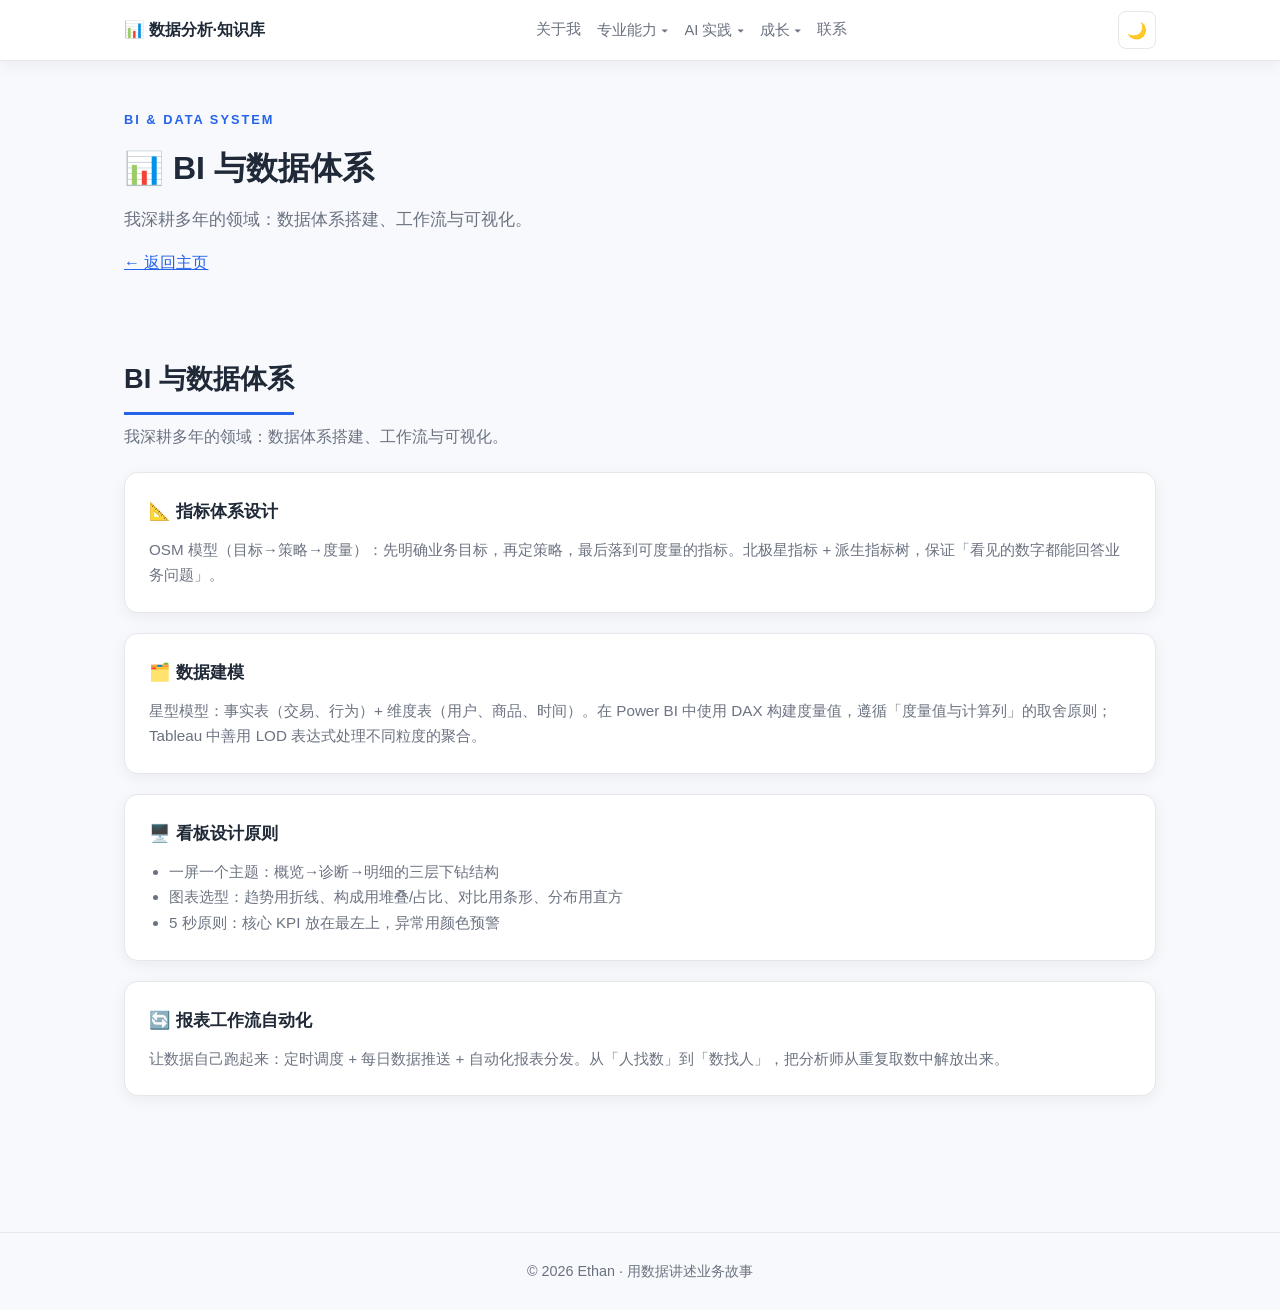
<file: bi.html>
<!DOCTYPE html>
<html lang="zh-CN">
<head>
<meta charset="UTF-8">
<meta name="viewport" content="width=device-width, initial-scale=1.0">
<meta name="description" content="BI 知识：指标体系设计（OSM）、数据建模、看板设计原则与报表工作流自动化">
<title>BI 与数据体系 · 数据分析知识库</title>
<link rel="stylesheet" href="css/style.css">
<link rel="icon" href="data:image/svg+xml,<svg xmlns='http://www.w3.org/2000/svg' viewBox='0 0 100 100'><text y='.9em' font-size='90'>📊</text></svg>">
</head>
<body>

<header class="navbar">
  <div class="container nav-inner">
    <a class="logo" href="index.html">📊 <span>数据分析·知识库</span></a>
        <nav id="nav">
      <a href="about.html">关于我</a>
    <div class="nav-drop">
      <button class="nav-drop-btn" type="button">专业能力 ▾</button>
      <div class="nav-drop-menu">
        <a href="pipeline.html">🔗 个人技能</a>
        <a href="methods.html">📐 分析方法</a>
        <a href="bi.html" style="color: var(--accent); font-weight: 600;">📊 BI 与数据体系</a>
      </div>
    </div>
    <div class="nav-drop">
      <button class="nav-drop-btn" type="button">AI 实践 ▾</button>
      <div class="nav-drop-menu">
        <a href="ai.html">🤖 AI 能力</a>
        <a href="biai.html">🎯 BI+AI 转型</a>
        <a href="ai-basics.html">📚 AI 基础知识</a>
        <a href="toolbox.html">🧰 AI 工具箱</a>
        <a href="skills.html">🧩 Skill 收藏夹</a>
        <a href="agent-projects.html">🚀 Agent 项目</a>
      </div>
    </div>
    <div class="nav-drop">
      <button class="nav-drop-btn" type="button">成长 ▾</button>
      <div class="nav-drop-menu">
        <a href="roadmap.html">🗺️ 能力路线图</a>
        <a href="notes.html">📝 学习笔记</a>
      </div>
    </div>
      <a href="index.html#contact">联系</a>
    </nav>
    <button class="theme-toggle" id="themeToggle" aria-label="切换主题">🌙</button>
    <button class="menu-btn" id="menuBtn" aria-label="菜单">☰</button>
  </div>
</header>

<section class="hero" style="padding: 48px 0 24px;">
  <div class="container">
    <p class="eyebrow">BI & Data System</p>
    <h1 style="font-size: 2rem; margin: 10px 0;">📊 BI 与数据体系</h1>
    <p class="lead">我深耕多年的领域：数据体系搭建、工作流与可视化。</p>
    <p style="margin-top: 14px;"><a href="index.html" class="accent">← 返回主页</a></p>
  </div>
</section>

<main class="container" style="padding-bottom: 40px;">
<section id="bi" class="section reveal">
    <h2 class="section-title">BI 与数据体系</h2>
    <p class="section-desc">我深耕多年的领域：数据体系搭建、工作流与可视化。</p>
    <div class="card bi-card">
      <h3>📐 指标体系设计</h3>
      <p>OSM 模型（目标→策略→度量）：先明确业务目标，再定策略，最后落到可度量的指标。北极星指标 + 派生指标树，保证「看见的数字都能回答业务问题」。</p>
    </div>
    <div class="card bi-card">
      <h3>🗂️ 数据建模</h3>
      <p>星型模型：事实表（交易、行为）+ 维度表（用户、商品、时间）。在 Power BI 中使用 DAX 构建度量值，遵循「度量值与计算列」的取舍原则；Tableau 中善用 LOD 表达式处理不同粒度的聚合。</p>
    </div>
    <div class="card bi-card">
      <h3>🖥️ 看板设计原则</h3>
      <ul>
        <li>一屏一个主题：概览→诊断→明细的三层下钻结构</li>
        <li>图表选型：趋势用折线、构成用堆叠/占比、对比用条形、分布用直方</li>
        <li>5 秒原则：核心 KPI 放在最左上，异常用颜色预警</li>
      </ul>
    </div>
    <div class="card bi-card">
      <h3>🔄 报表工作流自动化</h3>
      <p>让数据自己跑起来：定时调度 + 每日数据推送 + 自动化报表分发。从「人找数」到「数找人」，把分析师从重复取数中解放出来。</p>
    </div>
  </section>

  <!-- AI -->
</main>

<footer>
  <div class="container">
    <p>© 2026 Ethan · 用数据讲述业务故事</p>
  </div>
</footer>

<script src="js/main.js"></script>
<script src="js/skills.js"></script>
</body>
</html>
</file>
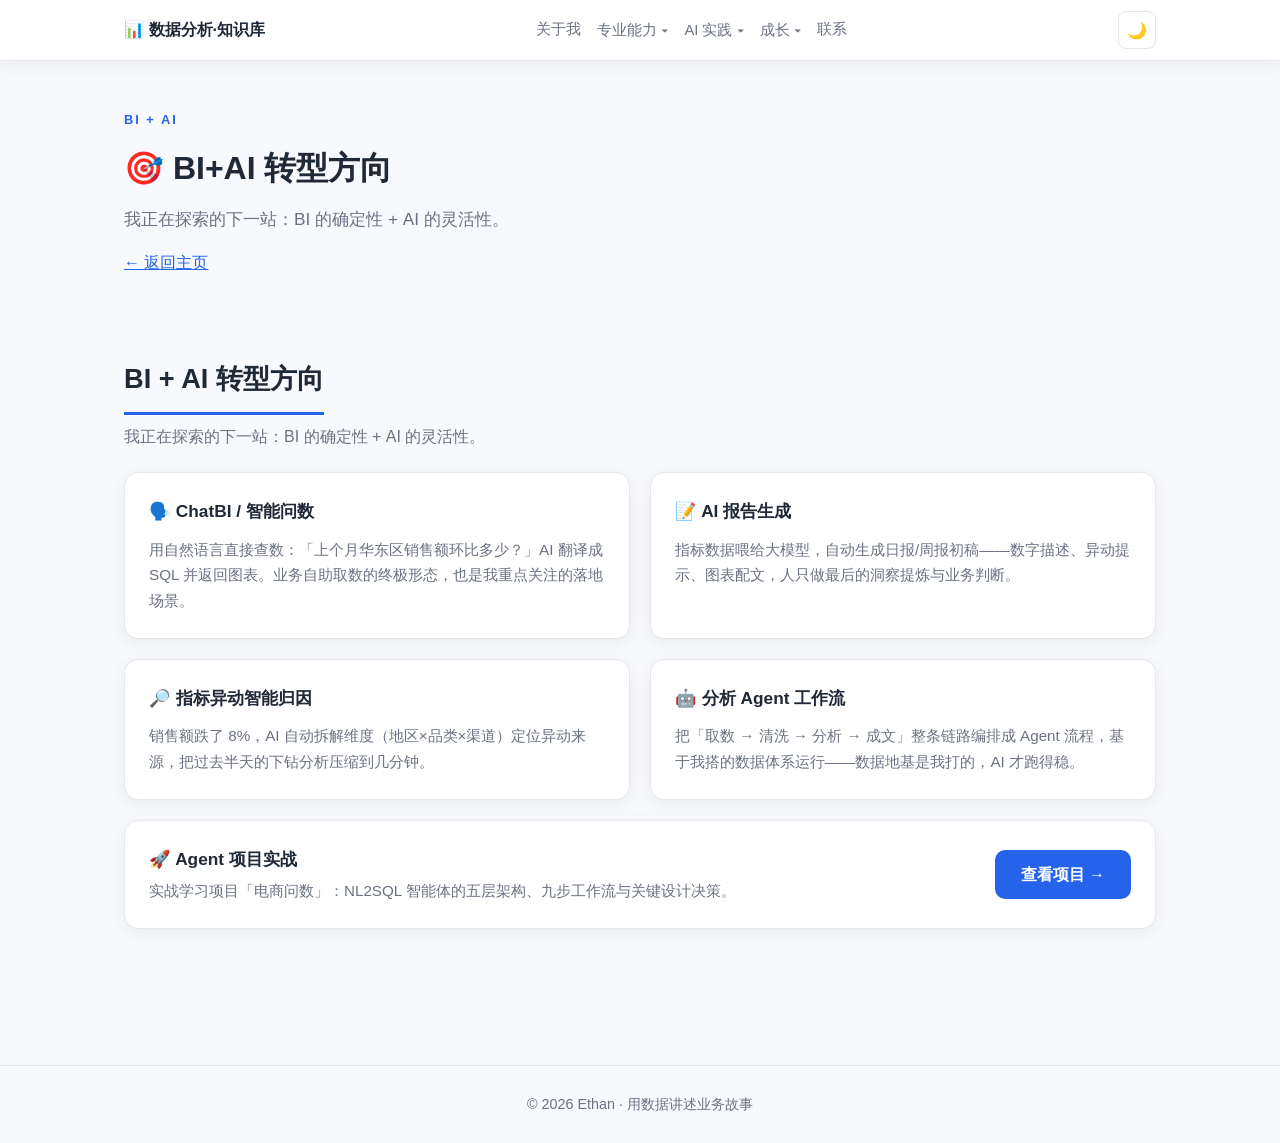
<file: biai.html>
<!DOCTYPE html>
<html lang="zh-CN">
<head>
<meta charset="UTF-8">
<meta name="viewport" content="width=device-width, initial-scale=1.0">
<meta name="description" content="BI+AI 转型方向：ChatBI 智能问数、AI 报告生成、指标异动智能归因、分析 Agent 工作流">
<title>BI+AI 转型 · 数据分析知识库</title>
<link rel="stylesheet" href="css/style.css">
<link rel="icon" href="data:image/svg+xml,<svg xmlns='http://www.w3.org/2000/svg' viewBox='0 0 100 100'><text y='.9em' font-size='90'>🎯</text></svg>">
</head>
<body>

<header class="navbar">
  <div class="container nav-inner">
    <a class="logo" href="index.html">📊 <span>数据分析·知识库</span></a>
        <nav id="nav">
      <a href="about.html">关于我</a>
    <div class="nav-drop">
      <button class="nav-drop-btn" type="button">专业能力 ▾</button>
      <div class="nav-drop-menu">
        <a href="pipeline.html">🔗 个人技能</a>
        <a href="methods.html">📐 分析方法</a>
        <a href="bi.html">📊 BI 与数据体系</a>
      </div>
    </div>
    <div class="nav-drop">
      <button class="nav-drop-btn" type="button">AI 实践 ▾</button>
      <div class="nav-drop-menu">
        <a href="ai.html">🤖 AI 能力</a>
        <a href="biai.html" style="color: var(--accent); font-weight: 600;">🎯 BI+AI 转型</a>
        <a href="ai-basics.html">📚 AI 基础知识</a>
        <a href="toolbox.html">🧰 AI 工具箱</a>
        <a href="skills.html">🧩 Skill 收藏夹</a>
        <a href="agent-projects.html">🚀 Agent 项目</a>
      </div>
    </div>
    <div class="nav-drop">
      <button class="nav-drop-btn" type="button">成长 ▾</button>
      <div class="nav-drop-menu">
        <a href="roadmap.html">🗺️ 能力路线图</a>
        <a href="notes.html">📝 学习笔记</a>
      </div>
    </div>
      <a href="index.html#contact">联系</a>
    </nav>
    <button class="theme-toggle" id="themeToggle" aria-label="切换主题">🌙</button>
    <button class="menu-btn" id="menuBtn" aria-label="菜单">☰</button>
  </div>
</header>

<section class="hero" style="padding: 48px 0 24px;">
  <div class="container">
    <p class="eyebrow">BI + AI</p>
    <h1 style="font-size: 2rem; margin: 10px 0;">🎯 BI+AI 转型方向</h1>
    <p class="lead">我正在探索的下一站：BI 的确定性 + AI 的灵活性。</p>
    <p style="margin-top: 14px;"><a href="index.html" class="accent">← 返回主页</a></p>
  </div>
</section>

<main class="container" style="padding-bottom: 40px;">
<section id="biai" class="section reveal">
    <h2 class="section-title">BI + AI 转型方向</h2>
    <p class="section-desc">我正在探索的下一站：BI 的确定性 + AI 的灵活性。</p>
    <div class="ai-grid">
      <div class="card">
        <h3>🗣️ ChatBI / 智能问数</h3>
        <p>用自然语言直接查数：「上个月华东区销售额环比多少？」AI 翻译成 SQL 并返回图表。业务自助取数的终极形态，也是我重点关注的落地场景。</p>
      </div>
      <div class="card">
        <h3>📝 AI 报告生成</h3>
        <p>指标数据喂给大模型，自动生成日报/周报初稿——数字描述、异动提示、图表配文，人只做最后的洞察提炼与业务判断。</p>
      </div>
      <div class="card">
        <h3>🔎 指标异动智能归因</h3>
        <p>销售额跌了 8%，AI 自动拆解维度（地区×品类×渠道）定位异动来源，把过去半天的下钻分析压缩到几分钟。</p>
      </div>
      <div class="card">
        <h3>🤖 分析 Agent 工作流</h3>
        <p>把「取数 → 清洗 → 分析 → 成文」整条链路编排成 Agent 流程，基于我搭的数据体系运行——数据地基是我打的，AI 才跑得稳。</p>
      </div>
    </div>
    <div class="card" style="margin-top: 20px; display: flex; align-items: center; justify-content: space-between; gap: 16px; flex-wrap: wrap;">
      <div>
        <h3 style="margin-bottom: 4px;">🚀 Agent 项目实战</h3>
        <p>实战学习项目「电商问数」：NL2SQL 智能体的五层架构、九步工作流与关键设计决策。</p>
      </div>
      <a class="btn btn-primary" href="agent-projects.html">查看项目 →</a>
    </div>
  </section>

  <!-- 能力进阶路线图 -->
</main>

<footer>
  <div class="container">
    <p>© 2026 Ethan · 用数据讲述业务故事</p>
  </div>
</footer>

<script src="js/main.js"></script>
<script src="js/skills.js"></script>
</body>
</html>
</file>
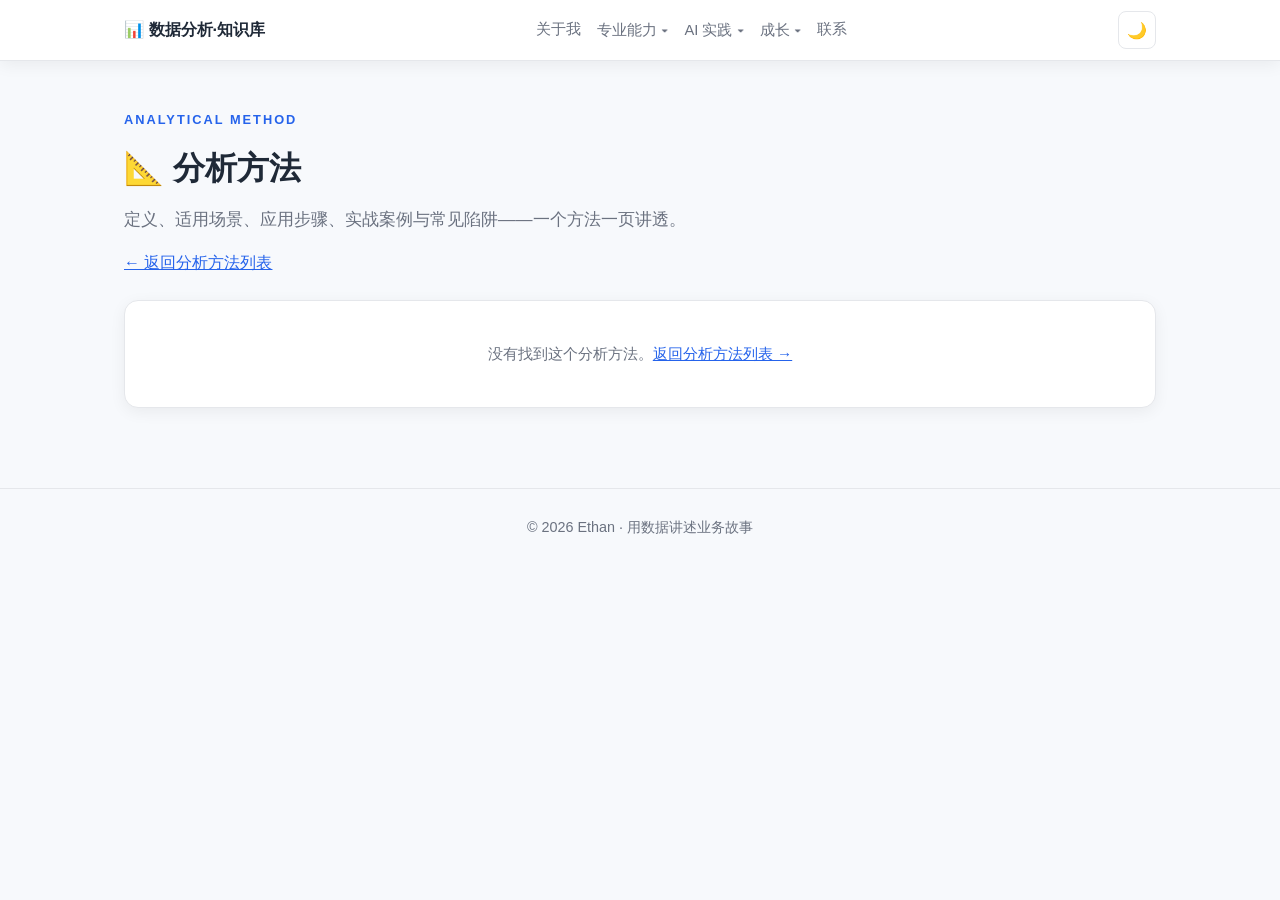
<file: method-detail.html>
<!DOCTYPE html>
<html lang="zh-CN">
<head>
<meta charset="UTF-8">
<meta name="viewport" content="width=device-width, initial-scale=1.0">
<meta name="description" content="分析方法的详细介绍与实战案例：定义、适用场景、应用步骤、项目案例与常见陷阱">
<title>分析方法 · 数据分析知识库</title>
<link rel="stylesheet" href="css/style.css">
<link rel="icon" href="data:image/svg+xml,<svg xmlns='http://www.w3.org/2000/svg' viewBox='0 0 100 100'><text y='.9em' font-size='90'>📐</text></svg>">
</head>
<body>

<header class="navbar">
  <div class="container nav-inner">
    <a class="logo" href="index.html">📊 <span>数据分析·知识库</span></a>
    <nav id="nav">
      <a href="about.html">关于我</a>
      <div class="nav-drop">
        <button class="nav-drop-btn" type="button">专业能力 ▾</button>
        <div class="nav-drop-menu">
          <a href="pipeline.html">🔗 个人技能</a>
          <a href="methods.html" style="color: var(--accent); font-weight: 600;">📐 分析方法</a>
          <a href="bi.html">📊 BI 与数据体系</a>
        </div>
      </div>
      <div class="nav-drop">
        <button class="nav-drop-btn" type="button">AI 实践 ▾</button>
        <div class="nav-drop-menu">
          <a href="ai.html">🤖 AI 能力</a>
          <a href="biai.html">🎯 BI+AI 转型</a>
          <a href="ai-basics.html">📚 AI 基础知识</a>
          <a href="toolbox.html">🧰 AI 工具箱</a>
          <a href="skills.html">🧩 Skill 收藏夹</a>
          <a href="agent-projects.html">🚀 Agent 项目</a>
        </div>
      </div>
      <div class="nav-drop">
        <button class="nav-drop-btn" type="button">成长 ▾</button>
        <div class="nav-drop-menu">
          <a href="roadmap.html">🗺️ 能力路线图</a>
          <a href="notes.html">📝 学习笔记</a>
        </div>
      </div>
      <a href="index.html#contact">联系</a>
    </nav>
    <button class="theme-toggle" id="themeToggle" aria-label="切换主题">🌙</button>
    <button class="menu-btn" id="menuBtn" aria-label="菜单">☰</button>
  </div>
</header>

<section class="hero" style="padding: 48px 0 24px;">
  <div class="container">
    <p class="eyebrow">Analytical Method</p>
    <h1 style="font-size: 2rem; margin: 10px 0;" id="methodHeroTitle">📐 分析方法</h1>
    <p class="lead">定义、适用场景、应用步骤、实战案例与常见陷阱——一个方法一页讲透。</p>
    <p style="margin-top: 14px;"><a href="methods.html" class="accent">← 返回分析方法列表</a></p>
  </div>
</section>

<main class="container" style="padding-bottom: 40px;">
  <div id="methodDetail"></div>
</main>

<footer>
  <div class="container">
    <p>© 2026 Ethan · 用数据讲述业务故事</p>
  </div>
</footer>

<script src="js/main.js"></script>
<script src="js/methods-data.js"></script>
<script src="js/methods-figures.js"></script>
<script src="js/methods.js"></script>
</body>
</html>
</file>
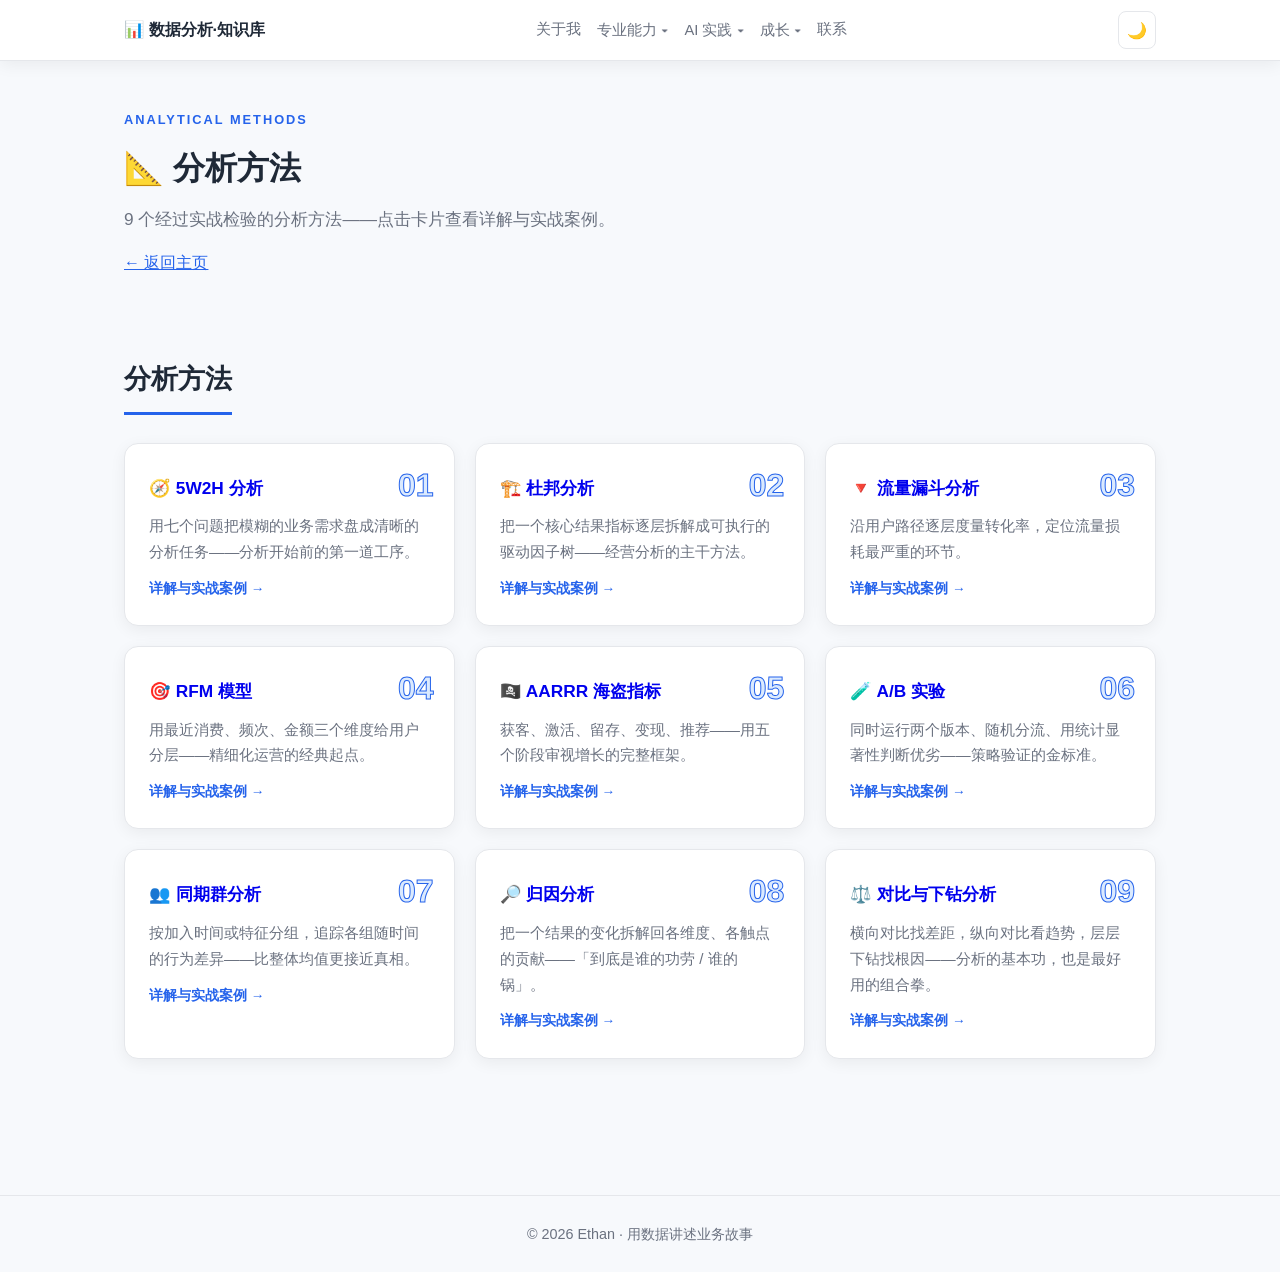
<file: methods.html>
<!DOCTYPE html>
<html lang="zh-CN">
<head>
<meta charset="UTF-8">
<meta name="viewport" content="width=device-width, initial-scale=1.0">
<meta name="description" content="Ethan 常用的 9 个分析方法：5W2H、杜邦、流量漏斗、RFM、AARRR、A/B 实验、Cohort、归因、对比下钻">
<title>分析方法 · 数据分析知识库</title>
<link rel="stylesheet" href="css/style.css">
<link rel="icon" href="data:image/svg+xml,<svg xmlns='http://www.w3.org/2000/svg' viewBox='0 0 100 100'><text y='.9em' font-size='90'>📐</text></svg>">
</head>
<body>

<header class="navbar">
  <div class="container nav-inner">
    <a class="logo" href="index.html">📊 <span>数据分析·知识库</span></a>
        <nav id="nav">
      <a href="about.html">关于我</a>
    <div class="nav-drop">
      <button class="nav-drop-btn" type="button">专业能力 ▾</button>
      <div class="nav-drop-menu">
        <a href="pipeline.html">🔗 个人技能</a>
        <a href="methods.html" style="color: var(--accent); font-weight: 600;">📐 分析方法</a>
        <a href="bi.html">📊 BI 与数据体系</a>
      </div>
    </div>
    <div class="nav-drop">
      <button class="nav-drop-btn" type="button">AI 实践 ▾</button>
      <div class="nav-drop-menu">
        <a href="ai.html">🤖 AI 能力</a>
        <a href="biai.html">🎯 BI+AI 转型</a>
        <a href="ai-basics.html">📚 AI 基础知识</a>
        <a href="toolbox.html">🧰 AI 工具箱</a>
        <a href="skills.html">🧩 Skill 收藏夹</a>
        <a href="agent-projects.html">🚀 Agent 项目</a>
      </div>
    </div>
    <div class="nav-drop">
      <button class="nav-drop-btn" type="button">成长 ▾</button>
      <div class="nav-drop-menu">
        <a href="roadmap.html">🗺️ 能力路线图</a>
        <a href="notes.html">📝 学习笔记</a>
      </div>
    </div>
      <a href="index.html#contact">联系</a>
    </nav>
    <button class="theme-toggle" id="themeToggle" aria-label="切换主题">🌙</button>
    <button class="menu-btn" id="menuBtn" aria-label="菜单">☰</button>
  </div>
</header>

<section class="hero" style="padding: 48px 0 24px;">
  <div class="container">
    <p class="eyebrow">Analytical Methods</p>
    <h1 style="font-size: 2rem; margin: 10px 0;">📐 分析方法</h1>
    <p class="lead">9 个经过实战检验的分析方法——点击卡片查看详解与实战案例。</p>
    <p style="margin-top: 14px;"><a href="index.html" class="accent">← 返回主页</a></p>
  </div>
</section>

<main class="container" style="padding-bottom: 40px;">
<section id="methods" class="section reveal">
    <h2 class="section-title">分析方法</h2>
    <div class="methods-grid" id="methodsGrid"></div>
    </section>

  <!-- BI -->
</main>

<footer>
  <div class="container">
    <p>© 2026 Ethan · 用数据讲述业务故事</p>
  </div>
</footer>

<script src="js/main.js"></script>
<script src="js/methods-data.js"></script>
<script src="js/methods.js"></script>
<script src="js/skills.js"></script>
</body>
</html>
</file>
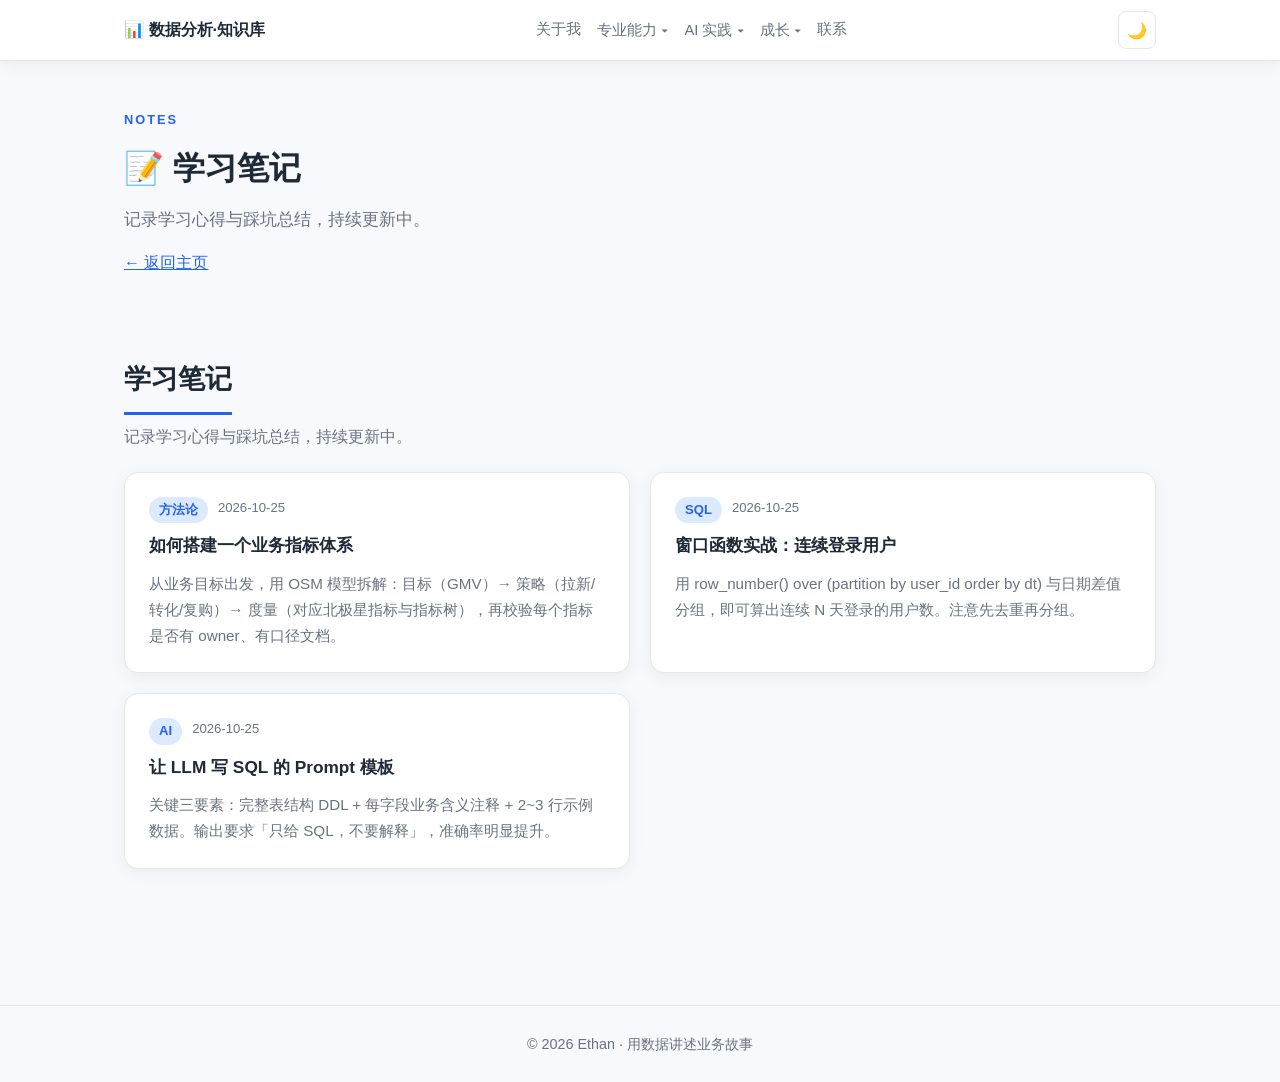
<file: notes.html>
<!DOCTYPE html>
<html lang="zh-CN">
<head>
<meta charset="UTF-8">
<meta name="viewport" content="width=device-width, initial-scale=1.0">
<meta name="description" content="Ethan 的学习笔记：数据分析、BI、AI 相关的心得与踩坑总结">
<title>学习笔记 · 数据分析知识库</title>
<link rel="stylesheet" href="css/style.css">
<link rel="icon" href="data:image/svg+xml,<svg xmlns='http://www.w3.org/2000/svg' viewBox='0 0 100 100'><text y='.9em' font-size='90'>📝</text></svg>">
</head>
<body>

<header class="navbar">
  <div class="container nav-inner">
    <a class="logo" href="index.html">📊 <span>数据分析·知识库</span></a>
        <nav id="nav">
      <a href="about.html">关于我</a>
    <div class="nav-drop">
      <button class="nav-drop-btn" type="button">专业能力 ▾</button>
      <div class="nav-drop-menu">
        <a href="pipeline.html">🔗 个人技能</a>
        <a href="methods.html">📐 分析方法</a>
        <a href="bi.html">📊 BI 与数据体系</a>
      </div>
    </div>
    <div class="nav-drop">
      <button class="nav-drop-btn" type="button">AI 实践 ▾</button>
      <div class="nav-drop-menu">
        <a href="ai.html">🤖 AI 能力</a>
        <a href="biai.html">🎯 BI+AI 转型</a>
        <a href="ai-basics.html">📚 AI 基础知识</a>
        <a href="toolbox.html">🧰 AI 工具箱</a>
        <a href="skills.html">🧩 Skill 收藏夹</a>
        <a href="agent-projects.html">🚀 Agent 项目</a>
      </div>
    </div>
    <div class="nav-drop">
      <button class="nav-drop-btn" type="button">成长 ▾</button>
      <div class="nav-drop-menu">
        <a href="roadmap.html">🗺️ 能力路线图</a>
        <a href="notes.html" style="color: var(--accent); font-weight: 600;">📝 学习笔记</a>
      </div>
    </div>
      <a href="index.html#contact">联系</a>
    </nav>
    <button class="theme-toggle" id="themeToggle" aria-label="切换主题">🌙</button>
    <button class="menu-btn" id="menuBtn" aria-label="菜单">☰</button>
  </div>
</header>

<section class="hero" style="padding: 48px 0 24px;">
  <div class="container">
    <p class="eyebrow">Notes</p>
    <h1 style="font-size: 2rem; margin: 10px 0;">📝 学习笔记</h1>
    <p class="lead">记录学习心得与踩坑总结，持续更新中。</p>
    <p style="margin-top: 14px;"><a href="index.html" class="accent">← 返回主页</a></p>
  </div>
</section>

<main class="container" style="padding-bottom: 40px;">
<section id="notes" class="section reveal">
    <h2 class="section-title">学习笔记</h2>
    <p class="section-desc">记录学习心得与踩坑总结，持续更新中。</p>
    <div class="notes-list" id="notesList">
      <!-- 笔记由 js/notes.js 渲染 -->
    </div>
  </section>

  <!-- 联系 -->
</main>

<footer>
  <div class="container">
    <p>© 2026 Ethan · 用数据讲述业务故事</p>
  </div>
</footer>

<script src="js/main.js"></script>
<script src="js/notes.js"></script>
<script src="js/skills.js"></script>
</body>
</html>
</file>
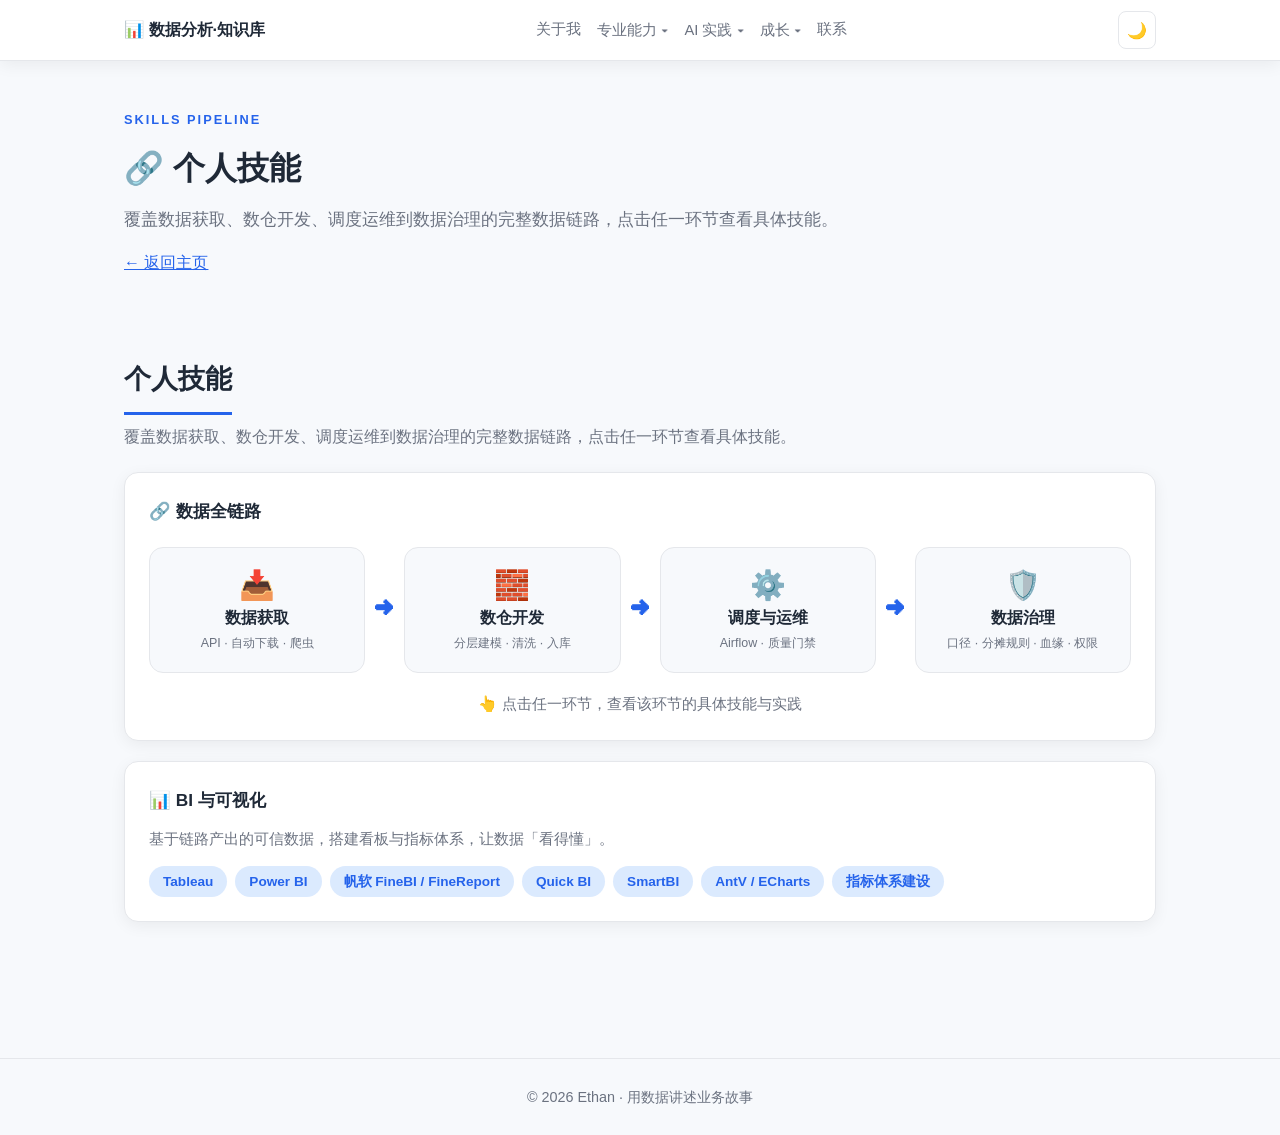
<file: pipeline.html>
<!DOCTYPE html>
<html lang="zh-CN">
<head>
<meta charset="UTF-8">
<meta name="viewport" content="width=device-width, initial-scale=1.0">
<meta name="description" content="Ethan 的个人技能：数据获取、数仓开发、调度运维、数据治理全链路 + BI 可视化">
<title>个人技能 · 数据分析知识库</title>
<link rel="stylesheet" href="css/style.css">
<link rel="icon" href="data:image/svg+xml,<svg xmlns='http://www.w3.org/2000/svg' viewBox='0 0 100 100'><text y='.9em' font-size='90'>🔗</text></svg>">
</head>
<body>

<header class="navbar">
  <div class="container nav-inner">
    <a class="logo" href="index.html">📊 <span>数据分析·知识库</span></a>
        <nav id="nav">
      <a href="about.html">关于我</a>
    <div class="nav-drop">
      <button class="nav-drop-btn" type="button">专业能力 ▾</button>
      <div class="nav-drop-menu">
        <a href="pipeline.html" style="color: var(--accent); font-weight: 600;">🔗 个人技能</a>
        <a href="methods.html">📐 分析方法</a>
        <a href="bi.html">📊 BI 与数据体系</a>
      </div>
    </div>
    <div class="nav-drop">
      <button class="nav-drop-btn" type="button">AI 实践 ▾</button>
      <div class="nav-drop-menu">
        <a href="ai.html">🤖 AI 能力</a>
        <a href="biai.html">🎯 BI+AI 转型</a>
        <a href="ai-basics.html">📚 AI 基础知识</a>
        <a href="toolbox.html">🧰 AI 工具箱</a>
        <a href="skills.html">🧩 Skill 收藏夹</a>
        <a href="agent-projects.html">🚀 Agent 项目</a>
      </div>
    </div>
    <div class="nav-drop">
      <button class="nav-drop-btn" type="button">成长 ▾</button>
      <div class="nav-drop-menu">
        <a href="roadmap.html">🗺️ 能力路线图</a>
        <a href="notes.html">📝 学习笔记</a>
      </div>
    </div>
      <a href="index.html#contact">联系</a>
    </nav>
    <button class="theme-toggle" id="themeToggle" aria-label="切换主题">🌙</button>
    <button class="menu-btn" id="menuBtn" aria-label="菜单">☰</button>
  </div>
</header>

<section class="hero" style="padding: 48px 0 24px;">
  <div class="container">
    <p class="eyebrow">Skills Pipeline</p>
    <h1 style="font-size: 2rem; margin: 10px 0;">🔗 个人技能</h1>
    <p class="lead">覆盖数据获取、数仓开发、调度运维到数据治理的完整数据链路，点击任一环节查看具体技能。</p>
    <p style="margin-top: 14px;"><a href="index.html" class="accent">← 返回主页</a></p>
  </div>
</section>

<main class="container" style="padding-bottom: 40px;">
<section id="skills" class="section reveal">
    <h2 class="section-title">个人技能</h2>
    <p class="section-desc">覆盖数据获取、数仓开发、调度运维到数据治理的完整数据链路，点击任一环节查看具体技能。</p>
    <div class="card pipeline-card">
      <h3>🔗 数据全链路</h3>
      <div class="pipeline">
        <button class="pipe-node" data-stage="acquire">
          <span class="pipe-icon">📥</span>
          <span class="pipe-name">数据获取</span>
          <span class="pipe-sub">API · 自动下载 · 爬虫</span>
        </button>
        <span class="pipe-arrow" aria-hidden="true">➜</span>
        <button class="pipe-node" data-stage="develop">
          <span class="pipe-icon">🧱</span>
          <span class="pipe-name">数仓开发</span>
          <span class="pipe-sub">分层建模 · 清洗 · 入库</span>
        </button>
        <span class="pipe-arrow" aria-hidden="true">➜</span>
        <button class="pipe-node" data-stage="schedule">
          <span class="pipe-icon">⚙️</span>
          <span class="pipe-name">调度与运维</span>
          <span class="pipe-sub">Airflow · 质量门禁</span>
        </button>
        <span class="pipe-arrow" aria-hidden="true">➜</span>
        <button class="pipe-node" data-stage="govern">
          <span class="pipe-icon">🛡️</span>
          <span class="pipe-name">数据治理</span>
          <span class="pipe-sub">口径 · 分摊规则 · 血缘 · 权限</span>
        </button>
      </div>
      <p class="pipe-hint">👆 点击任一环节，查看该环节的具体技能与实践</p>
    </div>
    <div class="card bi-standalone">
      <h3>📊 BI 与可视化</h3>
      <p>基于链路产出的可信数据，搭建看板与指标体系，让数据「看得懂」。</p>
      <ul class="tag-list">
        <li>Tableau</li><li>Power BI</li>
        <li>帆软 FineBI / FineReport</li><li>Quick BI</li>
        <li>SmartBI</li><li>AntV / ECharts</li><li>指标体系建设</li>
      </ul>
    </div>
  </section>

  <!-- 分析方法 -->
</main>

<footer>
  <div class="container">
    <p>© 2026 Ethan · 用数据讲述业务故事</p>
  </div>
</footer>

<script src="js/main.js"></script>
<!-- 环节详情弹窗 -->
<div class="modal" id="stageModal" hidden>
  <div class="modal-backdrop" data-close></div>
  <div class="modal-box" role="dialog" aria-modal="true">
    <button class="modal-close" data-close aria-label="关闭">✕</button>
    <h3 id="modalTitle"></h3>
    <p class="modal-goal" id="modalGoal"></p>
    <ul class="detail-list" id="modalList"></ul>
  </div>
</div>
<script src="js/skills.js"></script>
</body>
</html>
</file>
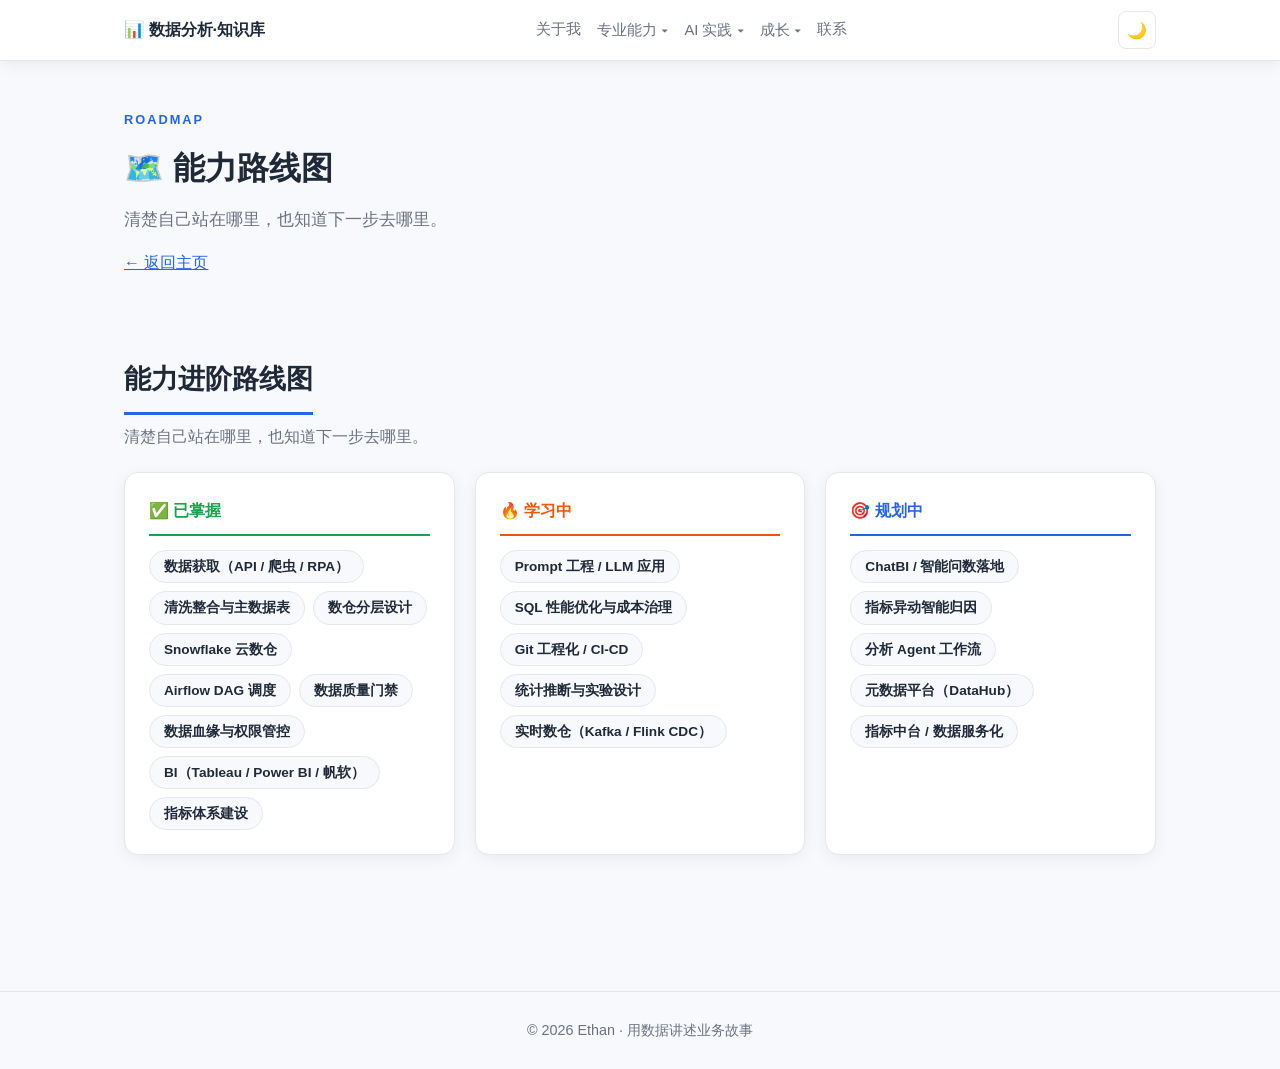
<file: roadmap.html>
<!DOCTYPE html>
<html lang="zh-CN">
<head>
<meta charset="UTF-8">
<meta name="viewport" content="width=device-width, initial-scale=1.0">
<meta name="description" content="能力进阶路线图：已掌握 / 学习中 / 规划中三档能力全景">
<title>能力路线图 · 数据分析知识库</title>
<link rel="stylesheet" href="css/style.css">
<link rel="icon" href="data:image/svg+xml,<svg xmlns='http://www.w3.org/2000/svg' viewBox='0 0 100 100'><text y='.9em' font-size='90'>🗺️</text></svg>">
</head>
<body>

<header class="navbar">
  <div class="container nav-inner">
    <a class="logo" href="index.html">📊 <span>数据分析·知识库</span></a>
        <nav id="nav">
      <a href="about.html">关于我</a>
    <div class="nav-drop">
      <button class="nav-drop-btn" type="button">专业能力 ▾</button>
      <div class="nav-drop-menu">
        <a href="pipeline.html">🔗 个人技能</a>
        <a href="methods.html">📐 分析方法</a>
        <a href="bi.html">📊 BI 与数据体系</a>
      </div>
    </div>
    <div class="nav-drop">
      <button class="nav-drop-btn" type="button">AI 实践 ▾</button>
      <div class="nav-drop-menu">
        <a href="ai.html">🤖 AI 能力</a>
        <a href="biai.html">🎯 BI+AI 转型</a>
        <a href="ai-basics.html">📚 AI 基础知识</a>
        <a href="toolbox.html">🧰 AI 工具箱</a>
        <a href="skills.html">🧩 Skill 收藏夹</a>
        <a href="agent-projects.html">🚀 Agent 项目</a>
      </div>
    </div>
    <div class="nav-drop">
      <button class="nav-drop-btn" type="button">成长 ▾</button>
      <div class="nav-drop-menu">
        <a href="roadmap.html" style="color: var(--accent); font-weight: 600;">🗺️ 能力路线图</a>
        <a href="notes.html">📝 学习笔记</a>
      </div>
    </div>
      <a href="index.html#contact">联系</a>
    </nav>
    <button class="theme-toggle" id="themeToggle" aria-label="切换主题">🌙</button>
    <button class="menu-btn" id="menuBtn" aria-label="菜单">☰</button>
  </div>
</header>

<section class="hero" style="padding: 48px 0 24px;">
  <div class="container">
    <p class="eyebrow">Roadmap</p>
    <h1 style="font-size: 2rem; margin: 10px 0;">🗺️ 能力路线图</h1>
    <p class="lead">清楚自己站在哪里，也知道下一步去哪里。</p>
    <p style="margin-top: 14px;"><a href="index.html" class="accent">← 返回主页</a></p>
  </div>
</section>

<main class="container" style="padding-bottom: 40px;">
<section id="roadmap" class="section reveal">
    <h2 class="section-title">能力进阶路线图</h2>
    <p class="section-desc">清楚自己站在哪里，也知道下一步去哪里。</p>
    <div class="roadmap-grid">
      <div class="card roadmap-col">
        <div class="roadmap-head done">✅ 已掌握</div>
        <ul class="tag-list">
          <li>数据获取（API / 爬虫 / RPA）</li>
          <li>清洗整合与主数据表</li>
          <li>数仓分层设计</li>
          <li>Snowflake 云数仓</li>
          <li>Airflow DAG 调度</li>
          <li>数据质量门禁</li>
          <li>数据血缘与权限管控</li>
          <li>BI（Tableau / Power BI / 帆软）</li>
          <li>指标体系建设</li>
        </ul>
      </div>
      <div class="card roadmap-col">
        <div class="roadmap-head learning">🔥 学习中</div>
        <ul class="tag-list">
          <li>Prompt 工程 / LLM 应用</li>
          <li>SQL 性能优化与成本治理</li>
          <li>Git 工程化 / CI-CD</li>
          <li>统计推断与实验设计</li>
          <li>实时数仓（Kafka / Flink CDC）</li>
        </ul>
      </div>
      <div class="card roadmap-col">
        <div class="roadmap-head planned">🎯 规划中</div>
        <ul class="tag-list">
          <li>ChatBI / 智能问数落地</li>
          <li>指标异动智能归因</li>
          <li>分析 Agent 工作流</li>
          <li>元数据平台（DataHub）</li>
          <li>指标中台 / 数据服务化</li>
        </ul>
      </div>
    </div>
  </section>

  <!-- 笔记 -->
</main>

<footer>
  <div class="container">
    <p>© 2026 Ethan · 用数据讲述业务故事</p>
  </div>
</footer>

<script src="js/main.js"></script>
<script src="js/skills.js"></script>
</body>
</html>
</file>
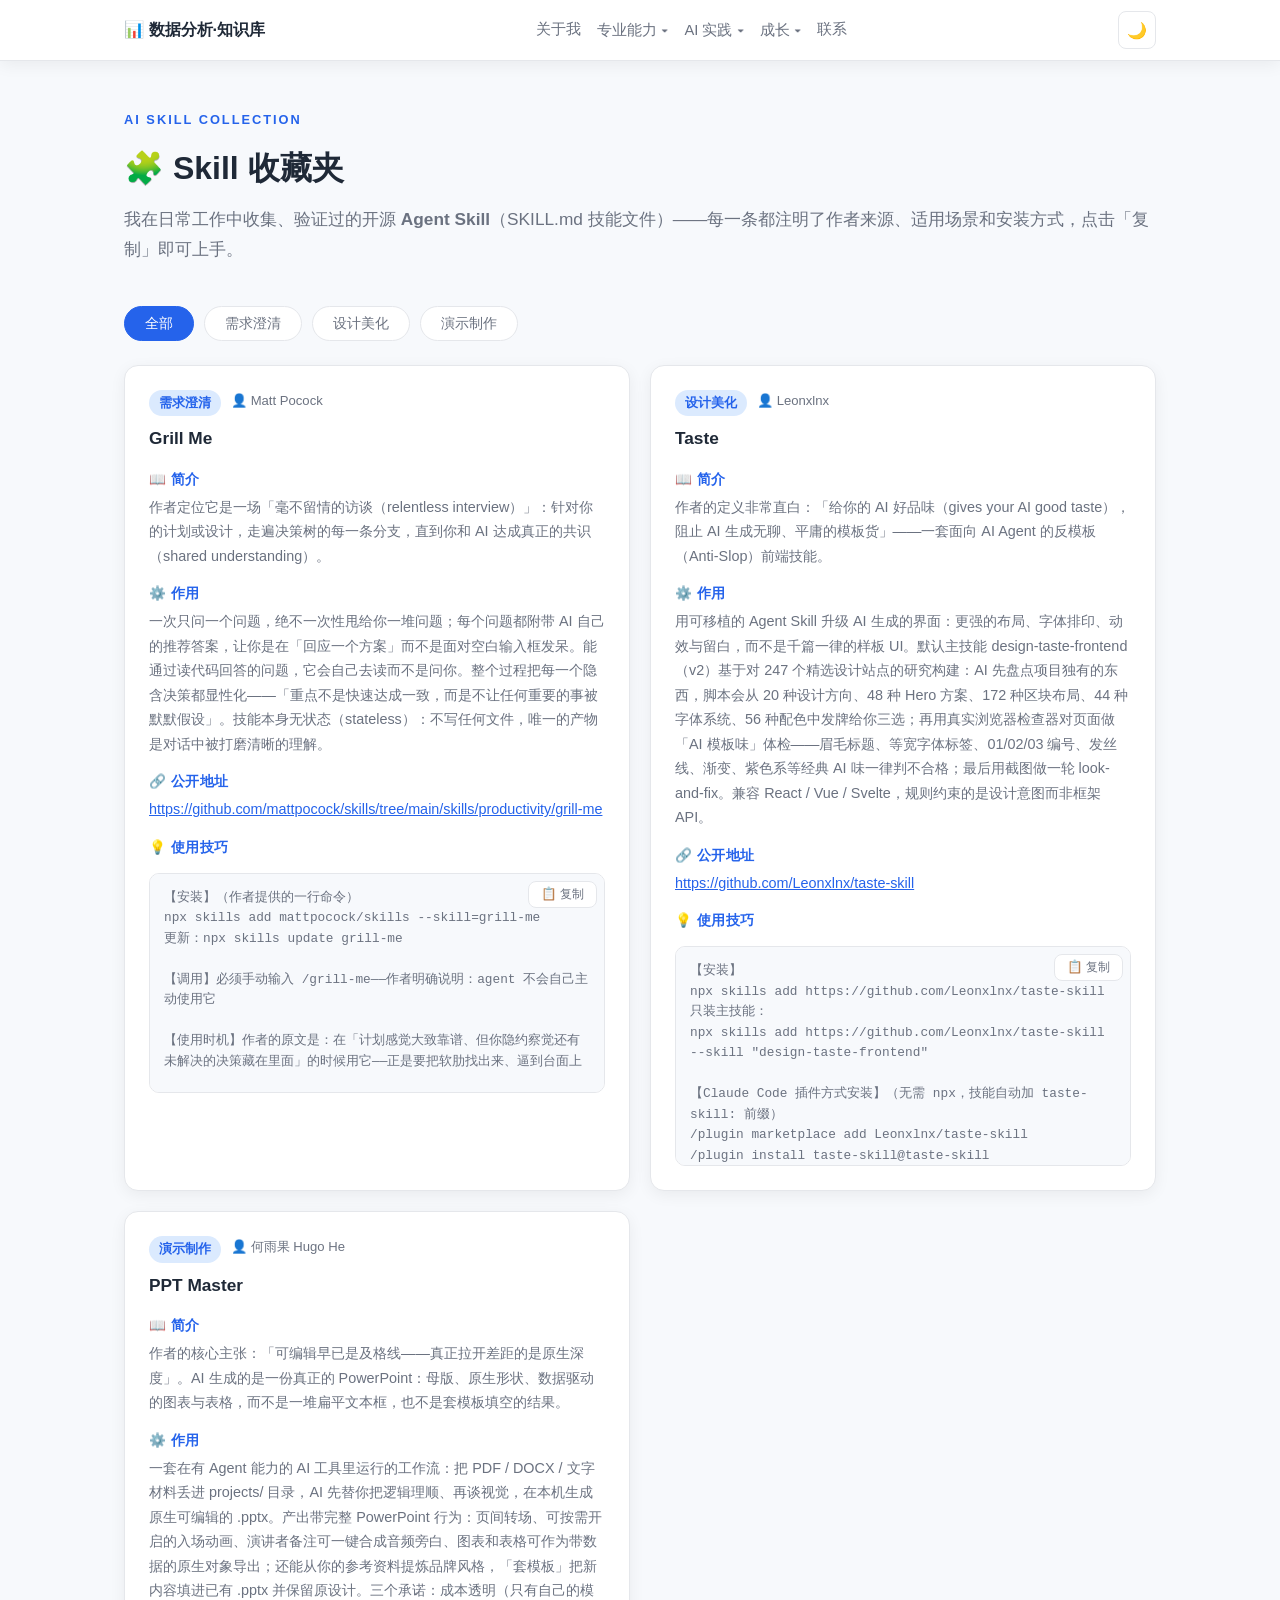
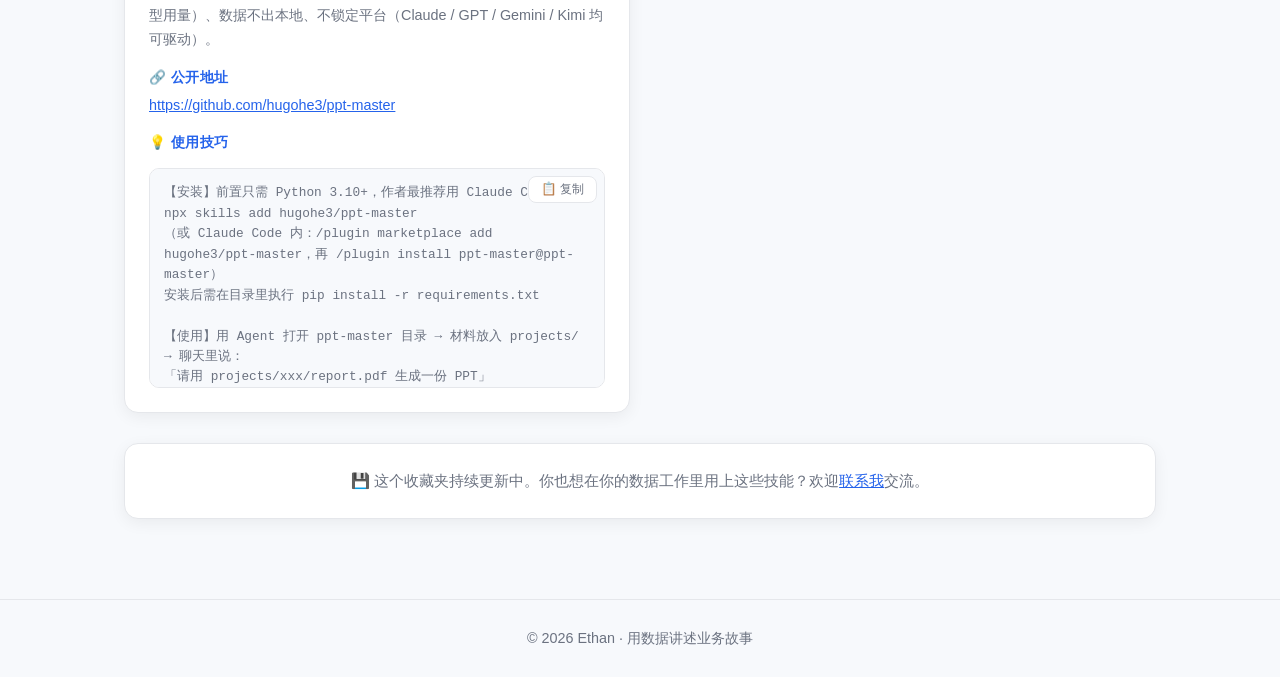
<file: skills.html>
<!DOCTYPE html>
<html lang="zh-CN">
<head>
<meta charset="UTF-8">
<meta name="viewport" content="width=device-width, initial-scale=1.0">
<meta name="description" content="Ethan 收集的开源 Agent Skill：Grill Me、Taste 等实用技能的简介、作用与使用技巧">
<title>AI Skill 收藏夹 · 数据分析知识库</title>
<link rel="stylesheet" href="css/style.css">
<link rel="icon" href="data:image/svg+xml,<svg xmlns='http://www.w3.org/2000/svg' viewBox='0 0 100 100'><text y='.9em' font-size='90'>🧩</text></svg>">
</head>
<body>

<header class="navbar">
  <div class="container nav-inner">
    <a class="logo" href="index.html">📊 <span>数据分析·知识库</span></a>
        <nav id="nav">
      <a href="about.html">关于我</a>
    <div class="nav-drop">
      <button class="nav-drop-btn" type="button">专业能力 ▾</button>
      <div class="nav-drop-menu">
        <a href="pipeline.html">🔗 个人技能</a>
        <a href="methods.html">📐 分析方法</a>
        <a href="bi.html">📊 BI 与数据体系</a>
      </div>
    </div>
    <div class="nav-drop">
      <button class="nav-drop-btn" type="button">AI 实践 ▾</button>
      <div class="nav-drop-menu">
        <a href="ai.html">🤖 AI 能力</a>
        <a href="biai.html">🎯 BI+AI 转型</a>
        <a href="ai-basics.html">📚 AI 基础知识</a>
        <a href="toolbox.html">🧰 AI 工具箱</a>
        <a href="skills.html" style="color: var(--accent); font-weight: 600;">🧩 Skill 收藏夹</a>
        <a href="agent-projects.html">🚀 Agent 项目</a>
      </div>
    </div>
    <div class="nav-drop">
      <button class="nav-drop-btn" type="button">成长 ▾</button>
      <div class="nav-drop-menu">
        <a href="roadmap.html">🗺️ 能力路线图</a>
        <a href="notes.html">📝 学习笔记</a>
      </div>
    </div>
      <a href="index.html#contact">联系</a>
    </nav>
    <button class="theme-toggle" id="themeToggle" aria-label="切换主题">🌙</button>
    <button class="menu-btn" id="menuBtn" aria-label="菜单">☰</button>
  </div>
</header>

<section class="hero" style="padding: 48px 0 24px;">
  <div class="container">
    <p class="eyebrow">AI Skill Collection</p>
    <h1 style="font-size: 2rem; margin: 10px 0;">🧩 Skill 收藏夹</h1>
    <p class="lead">我在日常工作中收集、验证过的开源 <strong>Agent Skill</strong>（SKILL.md 技能文件）——每一条都注明了作者来源、适用场景和安装方式，点击「复制」即可上手。</p>
  </div>
</section>

<main class="container" style="padding-bottom: 40px;">

  <div class="skill-filter" id="skillFilter">
    <button class="filter-btn active" data-tag="全部">全部</button>
  </div>

  <div class="ai-grid" id="skillGrid" style="margin-top: 24px;">
    <!-- 技能卡片由 js/skills.js 渲染 -->
  </div>

  <div class="card" style="margin-top: 30px; text-align: center;">
    <p>💾 这个收藏夹持续更新中。你也想在你的数据工作里用上这些技能？欢迎<a href="index.html#contact" class="accent">联系我</a>交流。</p>
  </div>

</main>

<footer>
  <div class="container">
    <p>© 2026 Ethan · 用数据讲述业务故事</p>
  </div>
</footer>

<script src="js/main.js"></script>
<script src="js/skills.js"></script>
</body>
</html>
</file>
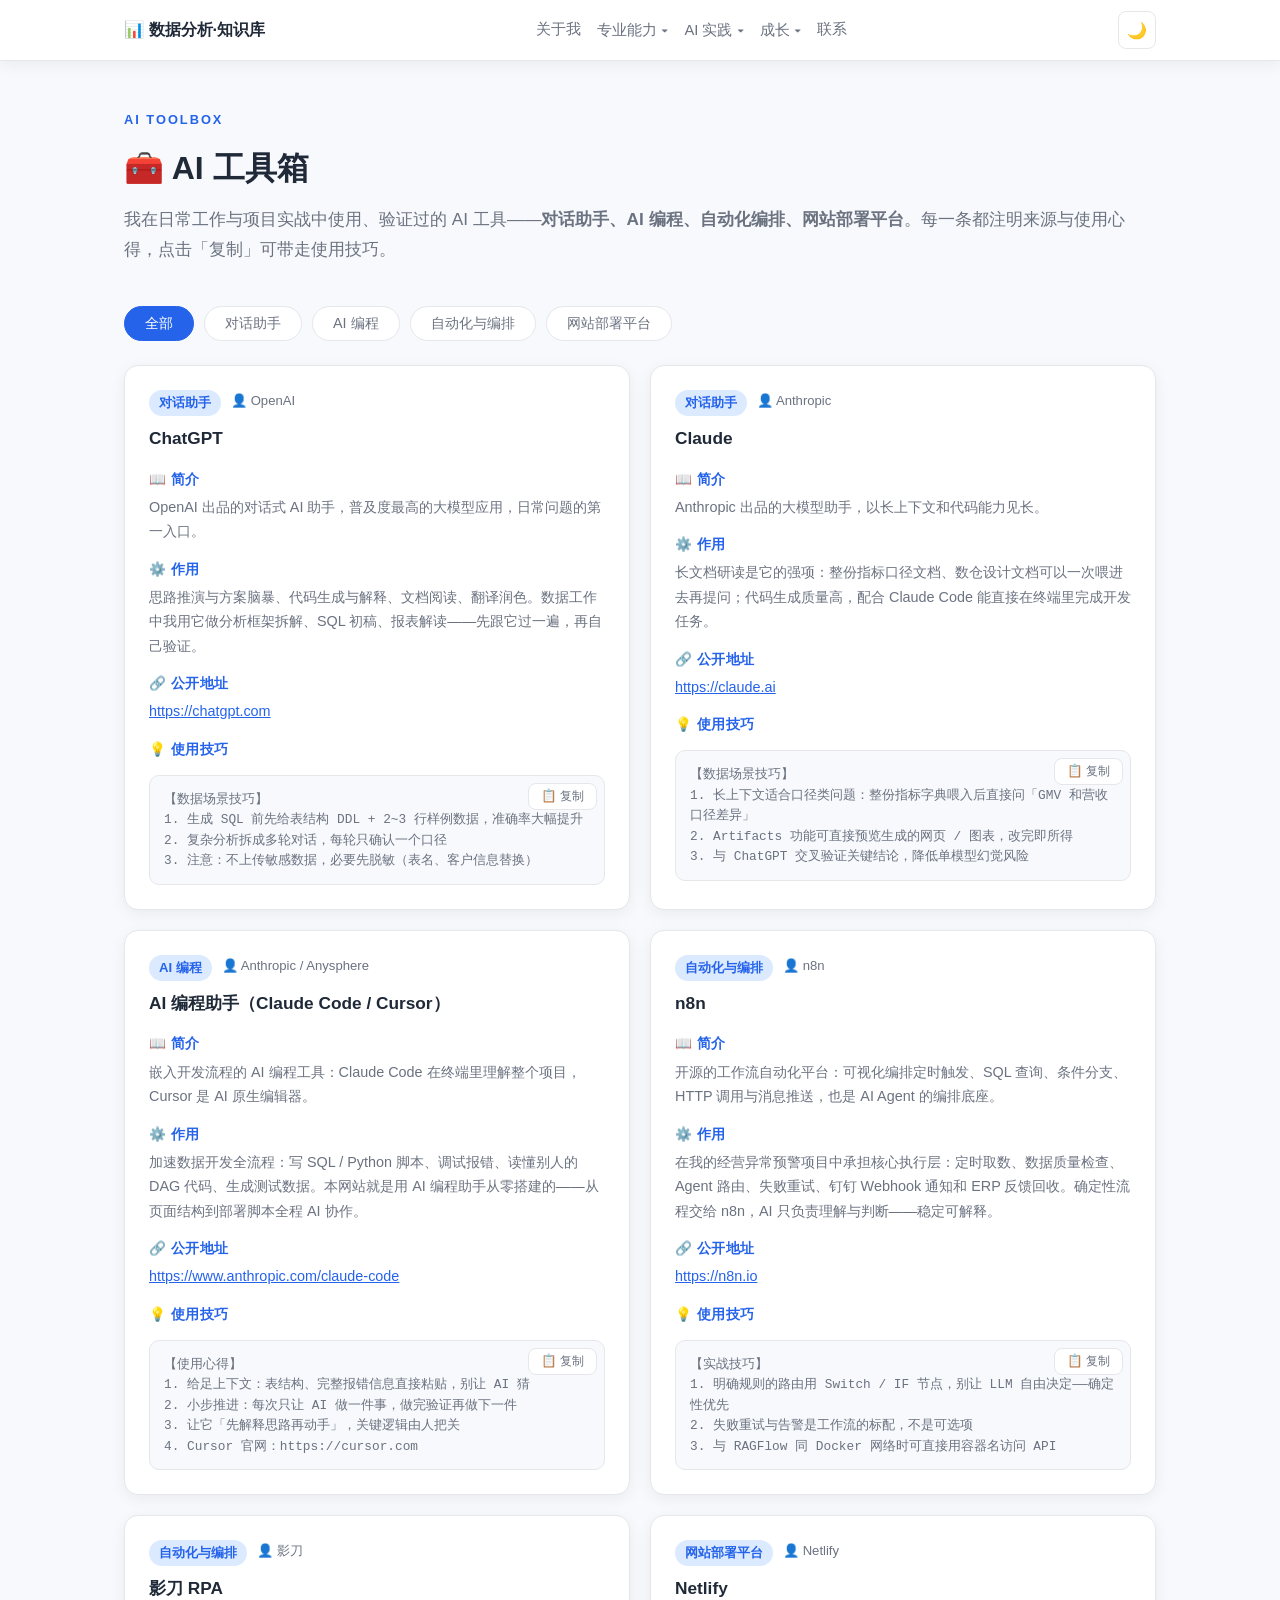
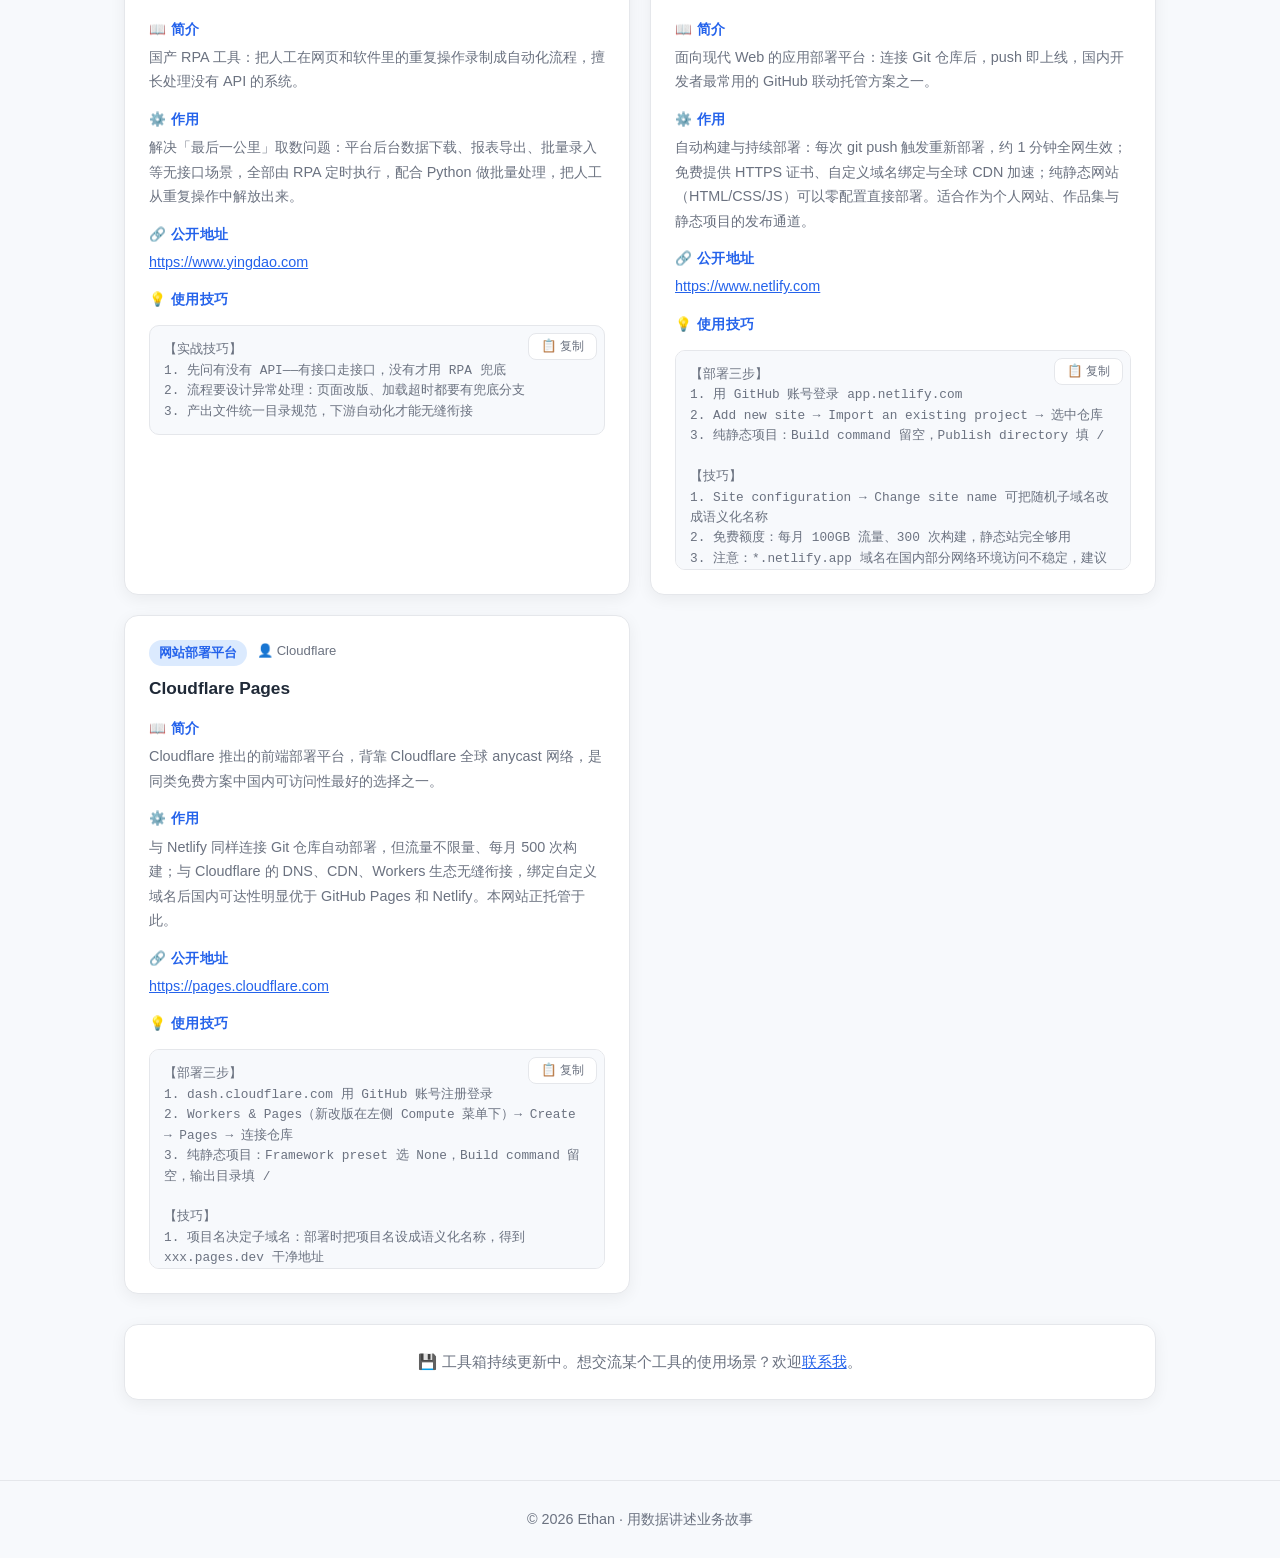
<file: toolbox.html>
<!DOCTYPE html>
<html lang="zh-CN">
<head>
<meta charset="UTF-8">
<meta name="viewport" content="width=device-width, initial-scale=1.0">
<meta name="description" content="Ethan 的 AI 工具箱：对话助手、AI 编程、自动化编排、网站部署平台等实战验证过的 AI 工具">
<title>AI 工具箱 · 数据分析知识库</title>
<link rel="stylesheet" href="css/style.css">
<link rel="icon" href="data:image/svg+xml,<svg xmlns='http://www.w3.org/2000/svg' viewBox='0 0 100 100'><text y='.9em' font-size='90'>🧰</text></svg>">
</head>
<body>

<header class="navbar">
  <div class="container nav-inner">
    <a class="logo" href="index.html">📊 <span>数据分析·知识库</span></a>
        <nav id="nav">
      <a href="about.html">关于我</a>
    <div class="nav-drop">
      <button class="nav-drop-btn" type="button">专业能力 ▾</button>
      <div class="nav-drop-menu">
        <a href="pipeline.html">🔗 个人技能</a>
        <a href="methods.html">📐 分析方法</a>
        <a href="bi.html">📊 BI 与数据体系</a>
      </div>
    </div>
    <div class="nav-drop">
      <button class="nav-drop-btn" type="button">AI 实践 ▾</button>
      <div class="nav-drop-menu">
        <a href="ai.html">🤖 AI 能力</a>
        <a href="biai.html">🎯 BI+AI 转型</a>
        <a href="ai-basics.html">📚 AI 基础知识</a>
        <a href="toolbox.html" style="color: var(--accent); font-weight: 600;">🧰 AI 工具箱</a>
        <a href="skills.html">🧩 Skill 收藏夹</a>
        <a href="agent-projects.html">🚀 Agent 项目</a>
      </div>
    </div>
    <div class="nav-drop">
      <button class="nav-drop-btn" type="button">成长 ▾</button>
      <div class="nav-drop-menu">
        <a href="roadmap.html">🗺️ 能力路线图</a>
        <a href="notes.html">📝 学习笔记</a>
      </div>
    </div>
      <a href="index.html#contact">联系</a>
    </nav>
    <button class="theme-toggle" id="themeToggle" aria-label="切换主题">🌙</button>
    <button class="menu-btn" id="menuBtn" aria-label="菜单">☰</button>
  </div>
</header>

<section class="hero" style="padding: 48px 0 24px;">
  <div class="container">
    <p class="eyebrow">AI Toolbox</p>
    <h1 style="font-size: 2rem; margin: 10px 0;">🧰 AI 工具箱</h1>
    <p class="lead">我在日常工作与项目实战中使用、验证过的 AI 工具——<strong>对话助手、AI 编程、自动化编排、网站部署平台</strong>。每一条都注明来源与使用心得，点击「复制」可带走使用技巧。</p>
  </div>
</section>

<main class="container" style="padding-bottom: 40px;">

  <div class="skill-filter" id="skillFilter">
    <button class="filter-btn active" data-tag="全部">全部</button>
  </div>

  <div class="ai-grid" id="skillGrid" style="margin-top: 24px;">
    <!-- 工具卡片由 js/toolbox.js 渲染 -->
  </div>

  <div class="card" style="margin-top: 30px; text-align: center;">
    <p>💾 工具箱持续更新中。想交流某个工具的使用场景？欢迎<a href="index.html#contact" class="accent">联系我</a>。</p>
  </div>

</main>

<footer>
  <div class="container">
    <p>© 2026 Ethan · 用数据讲述业务故事</p>
  </div>
</footer>

<script src="js/main.js"></script>
<script src="js/toolbox.js"></script>
</body>
</html>
</file>
<file: css/style.css>
:root {
  --bg: #f7f9fc;
  --card: #ffffff;
  --text: #1f2937;
  --muted: #6b7280;
  --accent: #2563eb;
  --accent-light: #dbeafe;
  --border: #e5e7eb;
  --shadow: 0 4px 16px rgba(0, 0, 0, .06);
  --radius: 14px;
}

[data-theme="dark"] {
  --bg: #0f172a;
  --card: #1e293b;
  --text: #e2e8f0;
  --muted: #94a3b8;
  --accent: #60a5fa;
  --accent-light: #1e3a5f;
  --border: #334155;
  --shadow: 0 4px 16px rgba(0, 0, 0, .3);
}

* { margin: 0; padding: 0; box-sizing: border-box; }

html { scroll-behavior: smooth; }

body {
  font-family: "Segoe UI", "PingFang SC", "Microsoft YaHei", sans-serif;
  background: var(--bg);
  color: var(--text);
  line-height: 1.7;
  transition: background .3s, color .3s;
}

.container { max-width: 1080px; margin: 0 auto; padding: 0 24px; }

/* Navbar */
.navbar {
  position: sticky; top: 0; z-index: 100;
  background: var(--card);
  border-bottom: 1px solid var(--border);
  box-shadow: var(--shadow);
}
.nav-inner { display: flex; align-items: center; justify-content: space-between; height: 60px; gap: 10px; }
.logo { font-weight: 700; text-decoration: none; color: var(--text); font-size: 1.02rem; white-space: nowrap; flex-shrink: 0; }
.logo .accent, .accent { color: var(--accent); }
nav {
  display: flex; flex-wrap: nowrap; justify-content: flex-end;
  align-items: center; min-width: 0;
}
nav a {
  color: var(--muted); text-decoration: none; margin: 0 8px; font-size: .92rem;
  white-space: nowrap; flex-shrink: 0;
}

/* 导航下拉菜单：AI 资源 */
.nav-drop { position: relative; display: flex; align-items: center; height: 60px; }
.nav-drop-btn {
  background: none; border: none; font-family: inherit; font-size: .92rem;
  color: var(--muted); cursor: pointer; margin: 0 8px; padding: 0; white-space: nowrap;
}
.nav-drop-btn:hover { color: var(--accent); }
.nav-drop-menu {
  display: none; position: absolute; top: 100%; right: 0;
  background: var(--card); border: 1px solid var(--border); border-radius: 12px;
  box-shadow: var(--shadow); padding: 8px; min-width: 190px; z-index: 300;
}
.nav-drop-menu a {
  display: block; margin: 0; padding: 9px 12px; border-radius: 8px;
  font-size: .9rem; white-space: nowrap; color: var(--text);
}
.nav-drop-menu a:hover { background: var(--accent-light); color: var(--accent); }
.nav-drop:hover .nav-drop-menu, .nav-drop.open .nav-drop-menu { display: block; }
nav a:hover { color: var(--accent); }
.theme-toggle, .menu-btn {
  background: none; border: 1px solid var(--border); border-radius: 8px;
  width: 38px; height: 38px; cursor: pointer; font-size: 1rem; color: var(--text);
}
.menu-btn { display: none; }

/* Hero */
.hero { padding: 72px 0 56px; }
.hero-inner { display: grid; grid-template-columns: 1.4fr 1fr; gap: 40px; align-items: center; }
.eyebrow { color: var(--accent); font-weight: 600; letter-spacing: 2px; text-transform: uppercase; font-size: .8rem; }
.hero h1 { font-size: 2.4rem; margin: 12px 0; }
.lead { color: var(--muted); font-size: 1.08rem; }
.hero-actions { margin-top: 26px; display: flex; gap: 14px; }
.btn {
  padding: 11px 26px; border-radius: 10px; text-decoration: none; font-weight: 600;
  transition: transform .15s, box-shadow .15s;
}
.btn:hover { transform: translateY(-2px); }
.btn-primary { background: var(--accent); color: #fff; }
.btn-ghost { border: 1.5px solid var(--accent); color: var(--accent); }
.hero-card {
  background: var(--card); border: 1px solid var(--border); border-radius: var(--radius);
  padding: 26px; box-shadow: var(--shadow);
}
.hero-card h3 { margin-bottom: 14px; }
.stat-list { list-style: none; }
.stat-list li { padding: 8px 0; color: var(--muted); border-bottom: 1px dashed var(--border); }
.stat-list span { color: var(--accent); font-weight: 700; font-size: 1.25rem; margin-right: 8px; }

/* Sections */
.section { padding: 56px 0; }
.section-title {
  font-size: 1.7rem; margin-bottom: 8px; padding-bottom: 10px;
  border-bottom: 3px solid var(--accent); display: inline-block;
}
.section-desc { color: var(--muted); margin-bottom: 22px; }

.card {
  background: var(--card); border: 1px solid var(--border);
  border-radius: var(--radius); padding: 24px; box-shadow: var(--shadow);
  transition: transform .2s;
}
.card:hover { transform: translateY(-3px); }
.card h3 { margin-bottom: 10px; font-size: 1.08rem; }
.card p, .card li { color: var(--muted); font-size: .95rem; }

/* About */
.about-grid { display: grid; grid-template-columns: repeat(2, 1fr); gap: 20px; margin-top: 20px; }
.about-intro { grid-column: 1 / -1; }
.about-intro-text { columns: 2; column-gap: 40px; }
.about-intro-text p { break-inside: avoid; }
.tag-list { list-style: none; display: flex; flex-wrap: wrap; gap: 8px; }
.tag-list li {
  background: var(--accent-light); color: var(--accent); border-radius: 999px;
  padding: 4px 14px; font-size: .85rem; font-weight: 600;
}

/* Skills: pipeline card */
.pipeline-card h3 { margin-bottom: 20px; }
.pipeline {
  display: flex; align-items: stretch; justify-content: space-between; gap: 10px;
}
.pipe-node {
  flex: 1; display: flex; flex-direction: column; align-items: center; gap: 6px;
  background: var(--bg); border: 1.5px solid var(--border); border-radius: var(--radius);
  padding: 20px 12px; cursor: pointer; font-family: inherit; color: var(--text);
  transition: transform .15s, border-color .15s, box-shadow .15s;
}
.pipe-node:hover {
  transform: translateY(-4px); border-color: var(--accent);
  box-shadow: 0 6px 18px rgba(37, 99, 235, .15);
}
.pipe-icon { font-size: 1.8rem; }
.pipe-name { font-weight: 700; font-size: 1rem; }
.pipe-sub { font-size: .78rem; color: var(--muted); }
.pipe-arrow { align-self: center; color: var(--accent); font-size: 1.2rem; flex-shrink: 0; }
.pipe-hint { margin-top: 18px; text-align: center; font-size: .85rem; color: var(--muted); }
.bi-standalone { margin-top: 20px; }
.bi-standalone > p { margin-bottom: 14px; }

/* Modal */
.modal { position: fixed; inset: 0; z-index: 200; display: flex; align-items: center; justify-content: center; }
.modal[hidden] { display: none; }
.modal-backdrop {
  position: absolute; inset: 0; background: rgba(15, 23, 42, .55); backdrop-filter: blur(3px);
}
.modal-box {
  position: relative; background: var(--card); border: 1px solid var(--border);
  border-radius: var(--radius); box-shadow: var(--shadow);
  width: min(560px, calc(100vw - 40px)); max-height: 80vh; overflow-y: auto;
  padding: 30px; animation: modalIn .22s ease;
}
@keyframes modalIn { from { opacity: 0; transform: translateY(16px); } to { opacity: 1; transform: none; } }
.modal-close {
  position: absolute; top: 14px; right: 14px; width: 32px; height: 32px;
  border: 1px solid var(--border); border-radius: 8px; background: none;
  cursor: pointer; color: var(--muted); font-size: .9rem;
}
.modal-close:hover { color: var(--accent); border-color: var(--accent); }
.modal-box h3 { font-size: 1.2rem; margin-bottom: 6px; }
.modal-goal { color: var(--accent); font-weight: 600; font-size: .92rem; margin-bottom: 16px; }
.detail-list { list-style: none; }
.detail-list li { padding: 12px 0; border-bottom: 1px dashed var(--border); }
.detail-list li:last-child { border-bottom: none; }
.detail-list strong { display: block; color: var(--text); font-size: .95rem; margin-bottom: 3px; }
.detail-list span { color: var(--muted); font-size: .88rem; }

@media (max-width: 700px) {
  .pipeline { flex-direction: column; }
  .pipe-node { flex-direction: row; justify-content: flex-start; text-align: left; padding: 14px 18px; }
  .pipe-node .pipe-sub { display: none; }
  .pipe-arrow { transform: rotate(90deg); }
}

/* Methods */
.methods-grid { display: grid; grid-template-columns: repeat(3, 1fr); gap: 20px; margin-top: 20px; }
.method-card { position: relative; padding-top: 30px; }
.method-no {
  position: absolute; top: 14px; right: 20px; font-size: 2rem; font-weight: 800;
  color: var(--accent-light); -webkit-text-stroke: 1px var(--accent);
}
a.method-card { text-decoration: none; cursor: pointer; display: block; }
a.method-card:hover { border-color: var(--accent); }
a.method-card:hover h3 { color: var(--accent); }
.method-more { display: inline-block; margin-top: 12px; color: var(--accent); font-size: .85rem; font-weight: 600; }

/* 方法详情页 */
.method-detail-card { padding: 30px; }
.method-detail-title { font-size: 1.5rem; margin-bottom: 8px; }
.method-steps { display: grid; gap: 10px; margin-top: 10px; }
.case-card {
  background: var(--bg); border: 1px solid var(--border); border-radius: 10px;
  padding: 14px 16px; margin-top: 12px;
}
.case-title { color: var(--text); font-size: .95rem; }
.case-card p { font-size: .9rem; margin-top: 6px; }
.case-result { color: #16a34a; font-weight: 600; }
.pitfall-list { margin-left: 18px; margin-top: 8px; }
.pitfall-list li { color: var(--muted); font-size: .9rem; padding: 3px 0; }
.prev-next { display: flex; gap: 12px; justify-content: space-between; flex-wrap: wrap; margin-top: 26px; padding-top: 18px; border-top: 1px solid var(--border); }

/* 方法配图 */
.method-fig {
  margin: 16px 0 6px; background: var(--bg);
  border: 1px solid var(--border); border-radius: 12px; padding: 16px;
}
.method-fig svg { width: 100%; height: auto; display: block; }
.method-fig figcaption { font-size: .8rem; color: var(--muted); margin-top: 10px; text-align: center; }

/* BI */
.bi-card { margin-top: 20px; }
.bi-card ul { margin-left: 20px; }

/* AI */
.ai-grid { display: grid; grid-template-columns: repeat(2, 1fr); gap: 20px; margin-top: 20px; }

/* AI Skill 收藏夹 */
.skill-filter { display: flex; gap: 10px; flex-wrap: wrap; margin-top: 18px; }
.filter-btn {
  padding: 7px 20px; border-radius: 999px; cursor: pointer; font-size: .9rem;
  border: 1.5px solid var(--border); background: var(--card); color: var(--muted);
  font-family: inherit; transition: all .15s;
}
.filter-btn:hover { border-color: var(--accent); color: var(--accent); }
.filter-btn.active { background: var(--accent); border-color: var(--accent); color: #fff; }
.skill-block { margin-top: 14px; }
.skill-block > strong {
  display: block; font-size: .85rem; color: var(--accent);
  margin-bottom: 4px; letter-spacing: .5px;
}
.skill-block > p { font-size: .9rem; }
.skill-block a { word-break: break-all; }

/* AI 基础知识 */
.term-card { scroll-margin-top: 80px; }
.overview-card { grid-column: 1 / -1; }
.overview-card h3 { font-size: 1.25rem; }
.overview-flow {
  font-family: Consolas, "Courier New", monospace; font-size: .85rem; line-height: 1.8;
  background: var(--bg); border: 1px solid var(--border); border-radius: 10px;
  padding: 14px 16px; color: var(--muted); margin: 12px 0;
}
.overview-formula {
  color: var(--accent); font-weight: 700; font-size: 1.05rem;
  text-align: center; margin: 14px 0;
}
.term-en { font-size: .78rem; font-weight: 400; color: var(--muted); }
.term-oneline {
  color: var(--accent); font-weight: 600; font-size: .95rem;
  padding: 10px 14px; margin: 8px 0 10px;
  background: var(--accent-light); border-radius: 8px;
}
.term-detail { font-size: .92rem; }
.term-example {
  font-size: .88rem; color: var(--muted);
  border-top: 1px dashed var(--border); margin-top: 12px; padding-top: 10px;
}

/* Agent 项目 */
.project-list { display: grid; gap: 24px; margin-top: 10px; }
.project-card { padding: 30px; }
.project-status {
  font-size: .8rem; font-weight: 600; border: 1px solid;
  border-radius: 999px; padding: 2px 10px;
}
.project-name { font-size: 1.35rem; margin-bottom: 6px; }
.project-stages { display: grid; grid-template-columns: repeat(2, 1fr); gap: 10px; margin-top: 10px; }
.stage-item {
  display: flex; gap: 10px; align-items: flex-start;
  background: var(--bg); border: 1px solid var(--border); border-radius: 10px;
  padding: 10px 14px;
}
.stage-no {
  flex-shrink: 0; width: 22px; height: 22px; border-radius: 50%;
  background: var(--accent); color: #fff; font-size: .75rem; font-weight: 700;
  display: flex; align-items: center; justify-content: center; margin-top: 2px;
}
.stage-item strong { display: block; font-size: .9rem; color: var(--text); }
.stage-item span { font-size: .8rem; color: var(--muted); }
@media (max-width: 700px) {
  .project-stages { grid-template-columns: 1fr; }
}

/* 项目详情页：五层架构 */
.arch-stack { display: flex; flex-direction: column-reverse; gap: 10px; }
.arch-layer {
  border: 1.5px solid var(--border); border-left: 4px solid var(--accent);
  border-radius: 10px; padding: 12px 18px; background: var(--bg);
}
.arch-layer strong { display: block; margin-bottom: 2px; }
.arch-layer span { font-size: .88rem; color: var(--muted); }

/* 项目详情页：流程图 */
.flow { display: flex; flex-direction: column; align-items: center; padding: 10px 0; }
.flow-node {
  width: min(520px, 100%); text-align: center; font-weight: 700; font-size: .95rem;
  background: var(--bg); border: 1.5px solid var(--accent); border-radius: 12px;
  padding: 12px 16px;
}
.flow-node .flow-note { font-weight: 400; font-size: .8rem; color: var(--muted); margin-top: 3px; }
.flow-start, .flow-end { border-color: #16a34a; }
.flow-decision { border-style: dashed; }
.flow-arrow { color: var(--accent); font-size: 1.1rem; padding: 4px 0; }
.flow-branch-label { font-size: .85rem; color: var(--accent); font-weight: 600; margin: 6px 0; }
.flow-branch { display: grid; grid-template-columns: repeat(3, 1fr); gap: 12px; width: 100%; max-width: 860px; }
.flow-branch .flow-node { width: 100%; }
.flow-split { display: grid; grid-template-columns: 1fr 1fr; gap: 12px; width: 100%; max-width: 860px; }
.flow-pass, .flow-fail {
  font-size: .85rem; text-align: center; padding: 8px 12px; border-radius: 10px;
}
.flow-pass { color: #16a34a; border: 1px dashed #16a34a; }
.flow-fail { color: #dc2626; border: 1px dashed #dc2626; }

/* 项目详情页：双栏与章节 */
.two-col { display: grid; grid-template-columns: 1fr 1fr; gap: 20px; margin-top: 20px; }
.chapter-grid { display: grid; grid-template-columns: repeat(2, 1fr); gap: 14px; margin-top: 20px; }
.chapter-card { display: flex; gap: 12px; align-items: flex-start; padding: 16px 18px; }
.chapter-card:hover { transform: none; }
.chapter-no {
  flex-shrink: 0; width: 28px; height: 28px; border-radius: 8px;
  background: var(--accent-light); color: var(--accent);
  font-weight: 800; font-size: .85rem;
  display: flex; align-items: center; justify-content: center; margin-top: 2px;
}
.chapter-card strong { display: block; font-size: .92rem; margin-bottom: 2px; }
.chapter-card p { font-size: .84rem; }

@media (max-width: 800px) {
  .two-col, .chapter-grid, .flow-split { grid-template-columns: 1fr; }
  .flow-branch { grid-template-columns: 1fr; }
}
.prompt-box { position: relative; margin-top: 14px; }
.prompt-box pre {
  background: var(--bg); border: 1px solid var(--border); border-radius: 10px;
  padding: 14px; padding-bottom: 12px; margin: 0;
  font-size: .8rem; line-height: 1.6; color: var(--muted);
  white-space: pre-wrap; word-break: break-word;
  max-height: 220px; overflow-y: auto;
}
.copy-btn {
  position: absolute; top: 8px; right: 8px; z-index: 1;
  padding: 4px 12px; border-radius: 8px; cursor: pointer; font-size: .78rem;
  border: 1px solid var(--border); background: var(--card); color: var(--muted);
  font-family: inherit;
}
.copy-btn:hover { color: var(--accent); border-color: var(--accent); }

/* Notes */
.notes-list { display: grid; grid-template-columns: repeat(2, 1fr); gap: 20px; margin-top: 20px; }
.note-meta { font-size: .82rem; color: var(--muted); margin-bottom: 8px; display: flex; gap: 10px; }
.note-tag {
  background: var(--accent-light); color: var(--accent); padding: 2px 10px;
  border-radius: 99px; font-weight: 600;
}

/* Contact */
.contact-card { margin-top: 20px; }
.contact-list { list-style: none; margin-top: 10px; }
.contact-list li { padding: 6px 0; }

/* Roadmap */
.roadmap-grid { display: grid; grid-template-columns: repeat(3, 1fr); gap: 20px; margin-top: 20px; }

/* 职业经历时间线 */
.timeline { position: relative; padding-left: 30px; }
.timeline::before {
  content: ''; position: absolute; left: 9px; top: 10px; bottom: 10px;
  width: 2px; background: var(--border);
}
.tl-item { position: relative; padding-bottom: 26px; }
.tl-item:last-child { padding-bottom: 4px; }
.tl-item::before {
  content: ''; position: absolute; left: -27px; top: 7px;
  width: 12px; height: 12px; border-radius: 50%;
  background: var(--accent); border: 2px solid var(--card);
  box-shadow: 0 0 0 2px var(--accent);
}
.tl-head { display: flex; align-items: baseline; gap: 12px; flex-wrap: wrap; margin-bottom: 8px; }
.tl-role { font-size: 1.02rem; }
.tl-co { color: var(--accent); font-weight: 600; font-size: .92rem; }
.tl-time { color: var(--muted); font-size: .85rem; margin-left: auto; }
.tl-item ul { margin-left: 18px; }
.tl-item li { color: var(--muted); font-size: .92rem; padding: 3px 0; }

/* 重点项目 */
.proj-grid { display: grid; grid-template-columns: 1fr 1fr; gap: 20px; margin-top: 20px; }
.proj-card h3 { margin-bottom: 10px; }
.proj-bg { border-left: 3px solid var(--border); padding-left: 12px; }
.proj-card p { font-size: .92rem; }
.metric-row { display: flex; flex-wrap: wrap; gap: 8px; margin: 12px 0; }
.metric {
  background: var(--accent-light); color: var(--accent); font-weight: 700;
  font-size: .85rem; border-radius: 999px; padding: 4px 14px;
}
.proj-result { border-top: 1px dashed var(--border); padding-top: 10px; }
.proj-card strong { color: var(--text); }

/* 优势与项目小结条目 */
.strength-grid { display: grid; grid-template-columns: 1fr 1fr; gap: 16px; margin-top: 12px; }
.strength-item {
  background: var(--bg); border: 1px solid var(--border); border-radius: 10px;
  padding: 14px 16px;
}
.strength-item strong { display: block; margin-bottom: 4px; }
.strength-item span { font-size: .88rem; color: var(--muted); }

/* 主页探索目录 */
.explore-grid { display: grid; grid-template-columns: repeat(3, 1fr); gap: 16px; margin-top: 20px; }
.explore-card {
  display: flex; flex-direction: column; gap: 4px; text-decoration: none;
  padding: 20px 22px;
}
.explore-icon { font-size: 1.6rem; }
.explore-title { color: var(--text); font-size: 1.02rem; }
.explore-desc { color: var(--muted); font-size: .86rem; }
.explore-card:hover { border-color: var(--accent); }
.explore-card:hover .explore-title { color: var(--accent); }

@media (max-width: 980px) {
  .explore-grid { grid-template-columns: 1fr 1fr; }
}
@media (max-width: 640px) {
  .explore-grid { grid-template-columns: 1fr; }
}

@media (max-width: 860px) {
  .proj-grid, .strength-grid { grid-template-columns: 1fr; }
  .tl-time { margin-left: 0; width: 100%; }
}.roadmap-head {
  font-weight: 700; font-size: 1rem; margin-bottom: 14px;
  padding-bottom: 10px; border-bottom: 2px solid var(--border);
}
.roadmap-head.done { color: #16a34a; border-color: #16a34a; }
.roadmap-head.learning { color: #ea580c; border-color: #ea580c; }
.roadmap-head.planned { color: var(--accent); border-color: var(--accent); }
.roadmap-col .tag-list li { background: var(--bg); color: var(--text); border: 1px solid var(--border); }

/* Footer */
footer {
  border-top: 1px solid var(--border); padding: 26px 0; margin-top: 40px;
  text-align: center; color: var(--muted); font-size: .9rem;
}

/* Reveal animation */
.reveal { opacity: 0; transform: translateY(24px); transition: opacity .6s, transform .6s; }
.reveal.visible { opacity: 1; transform: none; }

/* Responsive */
@media (max-width: 1100px) {
  .menu-btn { display: block; }
  #nav {
    display: none; position: absolute; top: 60px; left: 0; right: 0;
    background: var(--card); border-bottom: 1px solid var(--border);
    flex-direction: column; align-items: stretch; padding: 14px 24px; gap: 4px;
    overflow-y: auto; max-height: calc(100vh - 60px);
  }
  #nav.open { display: flex; }
  #nav > a { margin: 0; padding: 10px 4px; border-bottom: 1px dashed var(--border); font-size: .95rem; }
  #nav > a:last-of-type { border-bottom: none; }
  .nav-drop { display: block; height: auto; }
  .nav-drop-btn { width: 100%; text-align: left; margin: 0; padding: 10px 4px; border-bottom: 1px dashed var(--border); }
  .nav-drop:hover .nav-drop-menu { display: none; }
  .nav-drop.open .nav-drop-menu { display: block; }
  .nav-drop-menu { position: static; box-shadow: none; border: none; background: transparent; padding: 0 0 0 14px; min-width: 0; }
  .nav-drop-menu a { padding: 10px 4px; color: var(--muted); }
}
@media (max-width: 860px) {
  .hero-inner, .about-grid, .skills-grid, .methods-grid, .ai-grid, .roadmap-grid, .notes-list {
    grid-template-columns: 1fr;
  }
  .about-intro-text { columns: 1; }
  .hero h1 { font-size: 1.8rem; }
}
</file>
